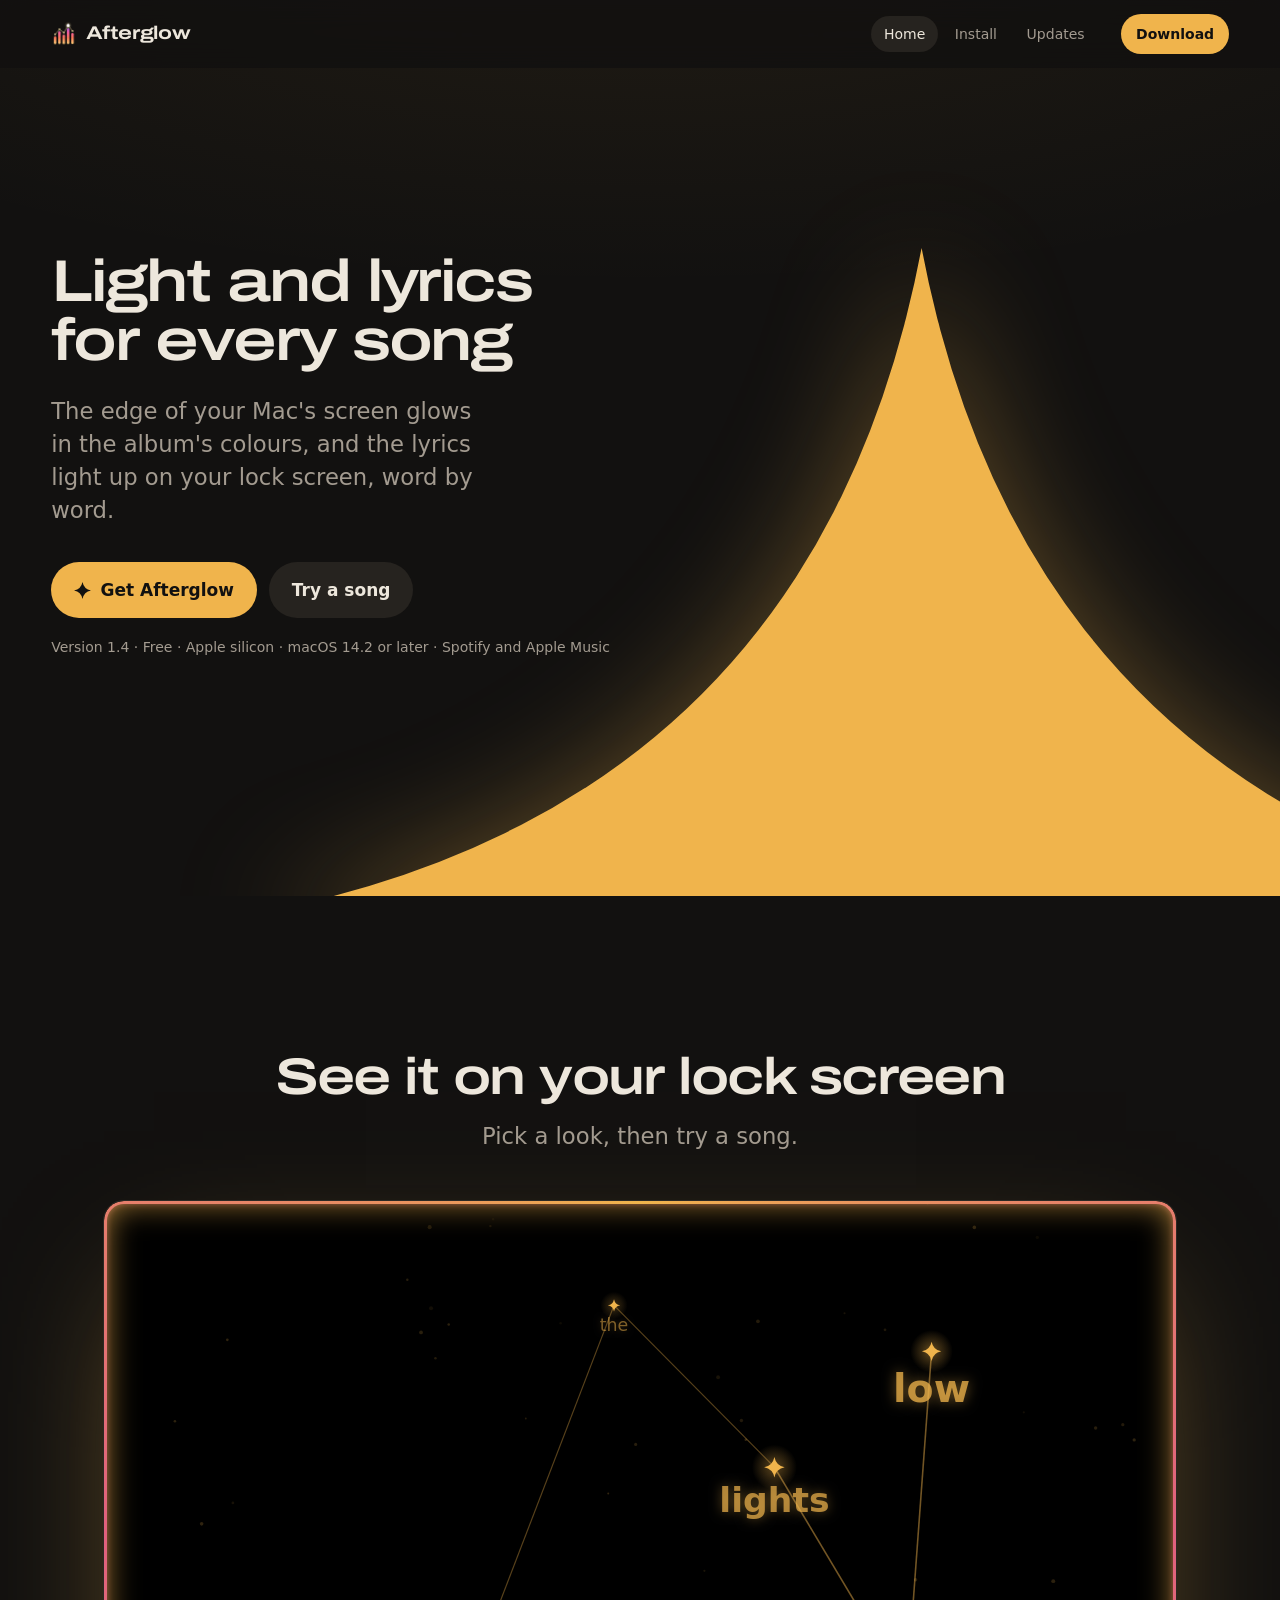
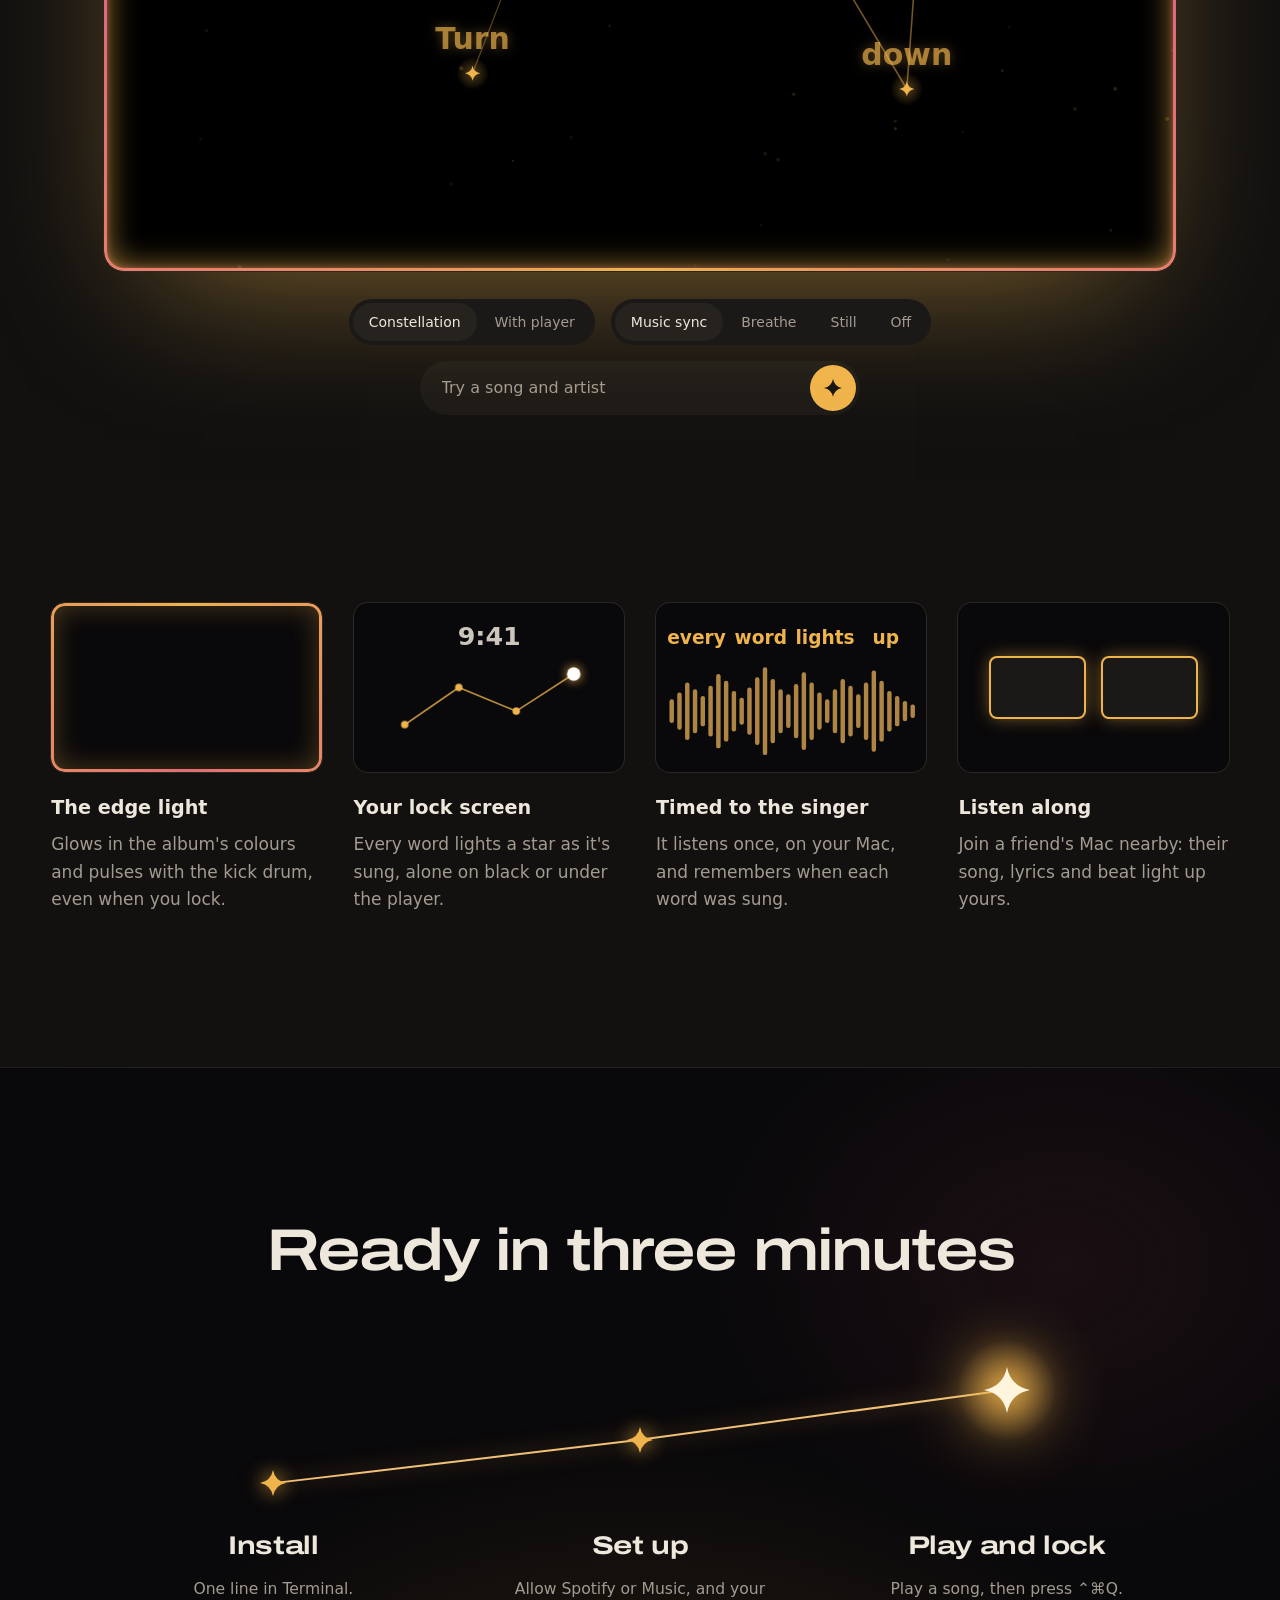
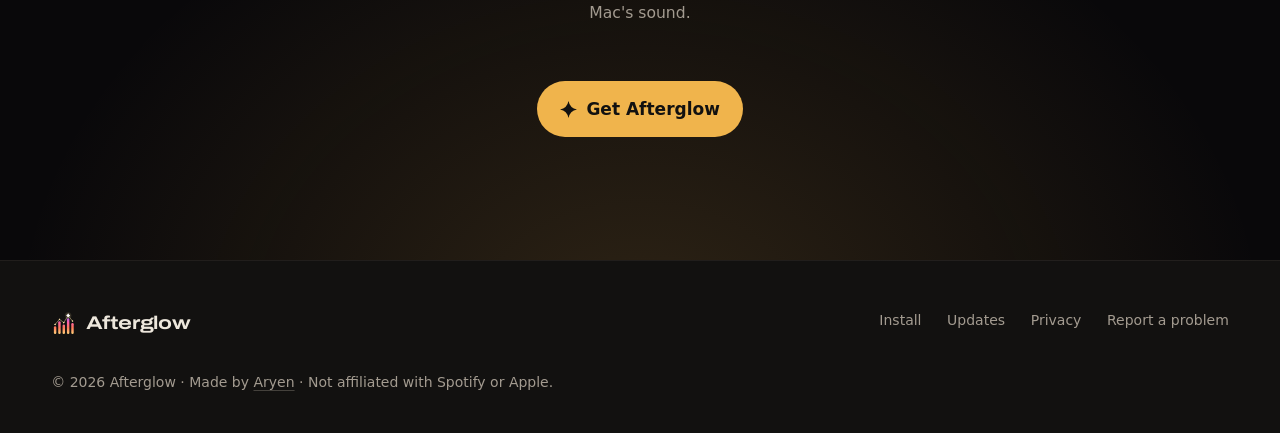
<file: index.html>
<!doctype html>
<html lang="en">
<head>
<meta charset="utf-8">
<meta name="viewport" content="width=device-width, initial-scale=1">
<title>Afterglow · Light and lyrics for your Mac</title>
<meta name="description" content="Afterglow is a free Mac app that makes the edge of your screen glow in the album's colours and puts the lyrics on your lock screen, word by word.">
<meta property="og:title" content="Afterglow">
<meta property="og:description" content="Light and lyrics for every song: an edge light in the album's colours and lyrics on your Mac's lock screen.">
<meta property="og:image" content="https://aryenp.github.io/afterglow/og.png">
<meta property="og:image:width" content="1200">
<meta property="og:image:height" content="630">
<meta name="twitter:card" content="summary_large_image">
<meta name="theme-color" content="#121110">
<meta name="color-scheme" content="dark">
<link rel="icon" href="icon-256.png">
<link rel="apple-touch-icon" href="icon-256.png">
<link rel="preconnect" href="https://fonts.googleapis.com">
<link rel="preconnect" href="https://fonts.gstatic.com" crossorigin>
<link href="https://fonts.googleapis.com/css2?family=Archivo:wdth,wght@125,600;125,700;125,800&display=swap" rel="stylesheet">
<link rel="stylesheet" href="site.css?v=40">
<script>document.documentElement.classList.add('js');try{if(sessionStorage.getItem('afterglow-seen'))document.documentElement.classList.add('seen');sessionStorage.setItem('afterglow-seen','1')}catch(e){}</script>
</head>
<body>
<a class="skip" href="#main">Skip to content</a>

<svg width="0" height="0" style="position:absolute" aria-hidden="true">
  <defs>
    <linearGradient id="mark-bar" gradientUnits="userSpaceOnUse" x1="0" y1="90" x2="0" y2="20"><stop offset="0" stop-color="#FFD27A"/><stop offset=".35" stop-color="#FF7A59"/><stop offset=".65" stop-color="#FF5FA8"/><stop offset="1" stop-color="#8E5BFF"/></linearGradient>
    <radialGradient id="mark-halo"><stop offset="0" stop-color="#FFE3A8" stop-opacity=".75"/><stop offset="1" stop-color="#FFE3A8" stop-opacity="0"/></radialGradient>
    <filter id="mark-glow" x="-100%" y="-100%" width="300%" height="300%"><feGaussianBlur stdDeviation="1.4" result="b"/><feMerge><feMergeNode in="b"/><feMergeNode in="SourceGraphic"/></feMerge></filter>
    <symbol id="star" viewBox="-1 -1 2 2"><path d="M0-1Q.16-.16 1 0Q.16 .16 0 1Q-.16 .16-1 0Q-.16-.16 0-1Z"/></symbol>
  </defs>
</svg>

<header class="bar">
  <a class="brand" href="./" aria-label="Afterglow home">
    <svg class="mark" viewBox="0 0 100 100" aria-hidden="true">
      <g class="bars"><rect x="11.25" y="60" width="9.5" height="30" rx="4.75"/><rect x="28.25" y="40" width="9.5" height="50" rx="4.75"/><rect x="45.25" y="53" width="9.5" height="37" rx="4.75"/><rect x="62.25" y="28" width="9.5" height="62" rx="4.75"/><rect x="79.25" y="47" width="9.5" height="43" rx="4.75"/></g>
      <circle class="halo" cx="67" cy="17.5" r="15"/>
      <polyline class="line" pathLength="100" points="16,52.5 33,32.5 50,45.5 67,17.5 84,39.5"/>
      <g class="stars"><path d="M16 49.1Q16.54 51.96 19.4 52.5Q16.54 53.04 16 55.9Q15.46 53.04 12.6 52.5Q15.46 51.96 16 49.1Z"/><path d="M33 29.1Q33.54 31.96 36.4 32.5Q33.54 33.04 33 35.9Q32.46 33.04 29.6 32.5Q32.46 31.96 33 29.1Z"/><path d="M50 42.1Q50.54 44.96 53.4 45.5Q50.54 46.04 50 48.9Q49.46 46.04 46.6 45.5Q49.46 44.96 50 42.1Z"/><path class="peak" d="M67 10Q68.2 16.3 74.5 17.5Q68.2 18.7 67 25Q65.8 18.7 59.5 17.5Q65.8 16.3 67 10Z"/><path d="M84 36.1Q84.54 38.96 87.4 39.5Q84.54 40.04 84 42.9Q83.46 40.04 80.6 39.5Q83.46 38.96 84 36.1Z"/></g>
    </svg>Afterglow</a>
  <nav class="nav" aria-label="Pages">
    <a href="./" aria-current="page">Home</a>
    <a href="install.html">Install</a>
    <a href="updates.html">Updates</a>
  </nav>
  <a class="button small" href="https://github.com/AryenP/afterglow/releases/latest/download/Afterglow.pkg">Download</a>
</header>

<main id="main" tabindex="-1">
  <section data-live class="hero" aria-labelledby="hero-title">
    <div class="hero-copy">
      <h1 id="hero-title" class="display"><span class="rise">Light and lyrics</span> <span class="rise">for every song</span></h1>
      <p class="lead rise">The edge of your Mac's screen glows in the album's colours, and the lyrics light up on your lock screen, word by word.</p>
      <div class="hero-action rise">
        <a class="button" href="install.html"><svg class="star" aria-hidden="true"><use href="#star"/></svg>Get Afterglow</a>
        <a class="button quiet" href="#try">Try a song</a>
      </div>
      <p class="meta rise">Version 1.4 · Free · Apple silicon · macOS 14.2 or later · Spotify and Apple Music</p>
    </div>
    <div class="stage" aria-hidden="true">
      <svg class="stage-star" viewBox="-1 -1 2 2"><use href="#star" x="-1" y="-1" width="2" height="2"/></svg>
    </div>
  </section>

  <section class="section wrap try" id="try" aria-labelledby="try-title">
    <div class="section-head center">
      <h2 id="try-title" class="head reveal">See it on your lock screen</h2>
      <p class="lead reveal">Pick a look, then try a song.</p>
    </div>

    <div data-live class="device reveal" data-look="constellation" data-light="sync">
      <div class="screen">
        <div class="wallpaper"></div>
        <div class="lock">
          <p class="lock-date">Tuesday, November 3</p>
          <p class="lock-time">9:41</p>
          <div class="card">
            <div class="card-art" aria-hidden="true"></div>
            <div class="card-text">
              <p class="card-title">Edge of the Light</p>
              <p class="card-artist">Afterglow</p>
              <div class="card-bar"><span></span></div>
            </div>
            <div class="card-controls" aria-hidden="true">
              <svg viewBox="0 0 24 24"><path d="M11 6v12l-8.5-6zM21 6v12l-8.5-6z"/></svg>
              <svg viewBox="0 0 24 24"><path d="M7 5h3.5v14H7zM13.5 5H17v14h-3.5z"/></svg>
              <svg viewBox="0 0 24 24"><path d="M3 6v12l8.5-6zM13 6v12l8.5-6z"/></svg>
            </div>
          </div>
        </div>
        <canvas id="sky" width="1600" height="1000" aria-label="Song lyrics drawn as a constellation, one line at a time"></canvas>
        <div class="spill"></div>
        <div class="edge"></div>
      </div>
    </div>

    <div class="controls reveal">
      <div class="seg" role="radiogroup" aria-label="Look">
        <button type="button" role="radio" aria-checked="true" data-look="constellation">Constellation</button>
        <button type="button" role="radio" aria-checked="false" data-look="player">With player</button>
      </div>
      <div class="seg" role="radiogroup" aria-label="Edge light">
        <button type="button" role="radio" aria-checked="true" data-light="sync">Music sync</button>
        <button type="button" role="radio" aria-checked="false" data-light="breathe">Breathe</button>
        <button type="button" role="radio" aria-checked="false" data-light="still">Still</button>
        <button type="button" role="radio" aria-checked="false" data-light="off">Off</button>
      </div>
    </div>

    <form class="try-form reveal" id="song-form">
      <label class="visually-hidden" for="song">Try a song: its name and artist</label>
      <input id="song" name="song" maxlength="80" autocomplete="off" placeholder="Try a song and artist">
      <button type="submit" aria-label="Play this song"><svg aria-hidden="true"><use href="#star"/></svg></button>
    </form>
    <p class="song-status" id="song-status" aria-live="polite"></p>
  </section>

  <section class="section wrap" aria-labelledby="what-title">
    <h2 id="what-title" class="visually-hidden">What Afterglow does</h2>
    <ul class="features" data-stagger data-live>
      <li class="feature reveal">
        <div class="art art-light" aria-hidden="true"><span class="art-rim"></span></div>
        <h3>The edge light</h3>
        <p>Glows in the album's colours and pulses with the kick drum, even when you lock.</p>
      </li>
      <li class="feature reveal">
        <svg class="art art-lock" viewBox="0 0 160 100" aria-hidden="true">
          <text class="art-clock" x="80" y="25" text-anchor="middle">9:41</text>
          <polyline class="art-line" pathLength="100" points="30,72 62,50 96,64 130,42"/>
          <circle class="art-star s1" cx="30" cy="72" r="2.2"/><circle class="art-star s2" cx="62" cy="50" r="2.2"/>
          <circle class="art-star s3" cx="96" cy="64" r="2.2"/><circle class="art-star s4 big" cx="130" cy="42" r="4"/>
        </svg>
        <h3>Your lock screen</h3>
        <p>Every word lights a star as it's sung, alone on black or under the player.</p>
      </li>
      <li class="feature reveal">
        <svg class="art art-sync" viewBox="0 0 160 100" aria-hidden="true">
          <defs><clipPath id="sung"><rect class="art-sung" x="0" y="0" width="160" height="100"/></clipPath></defs>
          <g class="art-wave"><rect x="8.0" y="57.0" width="2.6" height="14" rx="1.3"/><rect x="12.6" y="53.0" width="2.6" height="22" rx="1.3"/><rect x="17.2" y="47.0" width="2.6" height="34" rx="1.3"/><rect x="21.8" y="51.0" width="2.6" height="26" rx="1.3"/><rect x="26.4" y="55.0" width="2.6" height="18" rx="1.3"/><rect x="31.0" y="49.0" width="2.6" height="30" rx="1.3"/><rect x="35.6" y="42.0" width="2.6" height="44" rx="1.3"/><rect x="40.2" y="46.0" width="2.6" height="36" rx="1.3"/><rect x="44.8" y="52.0" width="2.6" height="24" rx="1.3"/><rect x="49.4" y="56.0" width="2.6" height="16" rx="1.3"/><rect x="54.0" y="50.0" width="2.6" height="28" rx="1.3"/><rect x="58.6" y="44.0" width="2.6" height="40" rx="1.3"/><rect x="63.2" y="38.0" width="2.6" height="52" rx="1.3"/><rect x="67.8" y="45.0" width="2.6" height="38" rx="1.3"/><rect x="72.4" y="51.0" width="2.6" height="26" rx="1.3"/><rect x="77.0" y="54.0" width="2.6" height="20" rx="1.3"/><rect x="81.6" y="48.0" width="2.6" height="32" rx="1.3"/><rect x="86.2" y="41.0" width="2.6" height="46" rx="1.3"/><rect x="90.8" y="47.0" width="2.6" height="34" rx="1.3"/><rect x="95.4" y="53.0" width="2.6" height="22" rx="1.3"/><rect x="100.0" y="57.0" width="2.6" height="14" rx="1.3"/><rect x="104.6" y="51.0" width="2.6" height="26" rx="1.3"/><rect x="109.2" y="45.0" width="2.6" height="38" rx="1.3"/><rect x="113.8" y="49.0" width="2.6" height="30" rx="1.3"/><rect x="118.4" y="54.0" width="2.6" height="20" rx="1.3"/><rect x="123.0" y="47.0" width="2.6" height="34" rx="1.3"/><rect x="127.6" y="40.0" width="2.6" height="48" rx="1.3"/><rect x="132.2" y="46.0" width="2.6" height="36" rx="1.3"/><rect x="136.8" y="52.0" width="2.6" height="24" rx="1.3"/><rect x="141.4" y="55.0" width="2.6" height="18" rx="1.3"/><rect x="146.0" y="58.0" width="2.6" height="12" rx="1.3"/><rect x="150.6" y="60.0" width="2.6" height="8" rx="1.3"/></g>
          <g class="art-wave lit" clip-path="url(#sung)"><rect x="8.0" y="57.0" width="2.6" height="14" rx="1.3"/><rect x="12.6" y="53.0" width="2.6" height="22" rx="1.3"/><rect x="17.2" y="47.0" width="2.6" height="34" rx="1.3"/><rect x="21.8" y="51.0" width="2.6" height="26" rx="1.3"/><rect x="26.4" y="55.0" width="2.6" height="18" rx="1.3"/><rect x="31.0" y="49.0" width="2.6" height="30" rx="1.3"/><rect x="35.6" y="42.0" width="2.6" height="44" rx="1.3"/><rect x="40.2" y="46.0" width="2.6" height="36" rx="1.3"/><rect x="44.8" y="52.0" width="2.6" height="24" rx="1.3"/><rect x="49.4" y="56.0" width="2.6" height="16" rx="1.3"/><rect x="54.0" y="50.0" width="2.6" height="28" rx="1.3"/><rect x="58.6" y="44.0" width="2.6" height="40" rx="1.3"/><rect x="63.2" y="38.0" width="2.6" height="52" rx="1.3"/><rect x="67.8" y="45.0" width="2.6" height="38" rx="1.3"/><rect x="72.4" y="51.0" width="2.6" height="26" rx="1.3"/><rect x="77.0" y="54.0" width="2.6" height="20" rx="1.3"/><rect x="81.6" y="48.0" width="2.6" height="32" rx="1.3"/><rect x="86.2" y="41.0" width="2.6" height="46" rx="1.3"/><rect x="90.8" y="47.0" width="2.6" height="34" rx="1.3"/><rect x="95.4" y="53.0" width="2.6" height="22" rx="1.3"/><rect x="100.0" y="57.0" width="2.6" height="14" rx="1.3"/><rect x="104.6" y="51.0" width="2.6" height="26" rx="1.3"/><rect x="109.2" y="45.0" width="2.6" height="38" rx="1.3"/><rect x="113.8" y="49.0" width="2.6" height="30" rx="1.3"/><rect x="118.4" y="54.0" width="2.6" height="20" rx="1.3"/><rect x="123.0" y="47.0" width="2.6" height="34" rx="1.3"/><rect x="127.6" y="40.0" width="2.6" height="48" rx="1.3"/><rect x="132.2" y="46.0" width="2.6" height="36" rx="1.3"/><rect x="136.8" y="52.0" width="2.6" height="24" rx="1.3"/><rect x="141.4" y="55.0" width="2.6" height="18" rx="1.3"/><rect x="146.0" y="58.0" width="2.6" height="12" rx="1.3"/><rect x="150.6" y="60.0" width="2.6" height="8" rx="1.3"/></g>
          <text class="art-word w1" x="24" y="24" text-anchor="middle">every</text>
          <text class="art-word w2" x="62" y="24" text-anchor="middle">word</text>
          <text class="art-word w3" x="100" y="24" text-anchor="middle">lights</text>
          <text class="art-word w4" x="136" y="24" text-anchor="middle">up</text>
          <line class="art-head" x1="8" y1="34" x2="8" y2="94"/>
        </svg>
        <h3>Timed to the singer</h3>
        <p>It listens once, on your Mac, and remembers when each word was sung.</p>
      </li>
      <li class="feature reveal">
        <div class="art art-pair" aria-hidden="true"><span class="art-mac"></span><span class="art-mac joins"></span></div>
        <h3>Listen along</h3>
        <p>Join a friend's Mac nearby: their song, lyrics and beat light up yours.</p>
      </li>
    </ul>
  </section>

  <section class="closing" aria-labelledby="ready-title">
    <div class="wrap">
      <h2 id="ready-title" class="display reveal">Ready in three minutes</h2>
      <div class="sky reveal">
        <svg class="sky-line" viewBox="0 0 300 100" preserveAspectRatio="none" aria-hidden="true"><polyline points="50,74 150,48 250,18"/></svg>
        <ol class="sky-steps">
          <li style="--y:0.74;--d:150ms"><span class="sky-star" aria-hidden="true"><svg><use href="#star"/></svg></span><h3>Install</h3><p>One line in Terminal.</p></li>
          <li style="--y:0.48;--d:700ms"><span class="sky-star" aria-hidden="true"><svg><use href="#star"/></svg></span><h3>Set up</h3><p>Allow Spotify or Music, and your Mac's sound.</p></li>
          <li class="peak" style="--y:0.18;--d:1250ms"><span class="sky-star" aria-hidden="true"><svg><use href="#star"/></svg></span><h3>Play and lock</h3><p>Play a song, then press ⌃⌘Q.</p></li>
        </ol>
      </div>
      <div class="hero-action reveal">
        <a class="button" href="install.html"><svg class="star" aria-hidden="true"><use href="#star"/></svg>Get Afterglow</a>
      </div>
    </div>
  </section>
</main>

<footer class="footer">
  <a class="brand" href="./"><svg class="mark still" viewBox="0 0 100 100" aria-hidden="true">
      <g class="bars"><rect x="11.25" y="60" width="9.5" height="30" rx="4.75"/><rect x="28.25" y="40" width="9.5" height="50" rx="4.75"/><rect x="45.25" y="53" width="9.5" height="37" rx="4.75"/><rect x="62.25" y="28" width="9.5" height="62" rx="4.75"/><rect x="79.25" y="47" width="9.5" height="43" rx="4.75"/></g>
      <circle class="halo" cx="67" cy="17.5" r="15"/>
      <polyline class="line" pathLength="100" points="16,52.5 33,32.5 50,45.5 67,17.5 84,39.5"/>
      <g class="stars"><path d="M16 49.1Q16.54 51.96 19.4 52.5Q16.54 53.04 16 55.9Q15.46 53.04 12.6 52.5Q15.46 51.96 16 49.1Z"/><path d="M33 29.1Q33.54 31.96 36.4 32.5Q33.54 33.04 33 35.9Q32.46 33.04 29.6 32.5Q32.46 31.96 33 29.1Z"/><path d="M50 42.1Q50.54 44.96 53.4 45.5Q50.54 46.04 50 48.9Q49.46 46.04 46.6 45.5Q49.46 44.96 50 42.1Z"/><path class="peak" d="M67 10Q68.2 16.3 74.5 17.5Q68.2 18.7 67 25Q65.8 18.7 59.5 17.5Q65.8 16.3 67 10Z"/><path d="M84 36.1Q84.54 38.96 87.4 39.5Q84.54 40.04 84 42.9Q83.46 40.04 80.6 39.5Q83.46 38.96 84 36.1Z"/></g>
    </svg>Afterglow</a>
  <nav class="footer-links" aria-label="More">
    <a href="install.html">Install</a>
    <a href="updates.html">Updates</a>
    <a href="privacy.html">Privacy</a>
    <a href="https://github.com/AryenP/afterglow/issues">Report a problem</a>
  </nav>
  <p class="footer-note">© 2026 Afterglow · Made by <a class="link" href="https://aryenp.github.io/">Aryen</a> · Not affiliated with Spotify or Apple.</p>
</footer>

<script src="site.js?v=33"></script>
<script src="demo.js?v=26"></script>
</body>
</html>
</file>
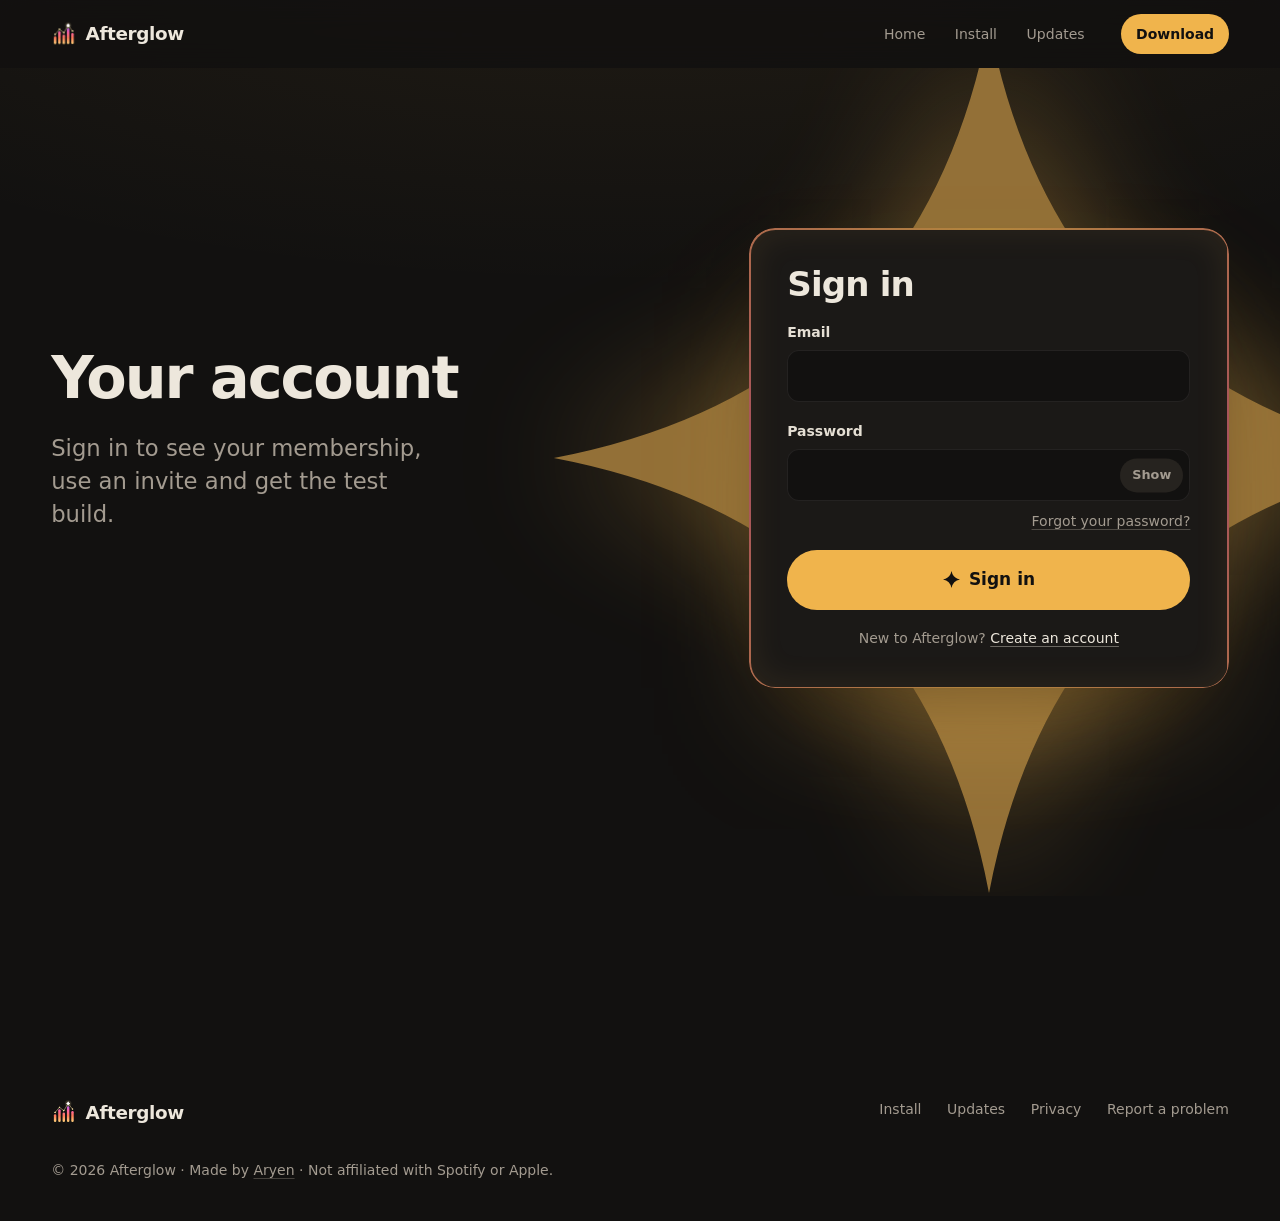
<file: account/index.html>
<!doctype html>
<html lang="en">
<head>
<meta charset="utf-8">
<meta http-equiv="Content-Security-Policy" content="default-src 'none'; script-src 'self'; style-src 'self' https://fonts.googleapis.com; font-src https://fonts.gstatic.com; img-src 'self'; connect-src 'self' https://pkiblvyhhzzajhjlnjjh.supabase.co http://127.0.0.1:54321; form-action 'none'; base-uri 'none'; require-trusted-types-for 'script'; trusted-types 'none'">
<meta name="viewport" content="width=device-width, initial-scale=1">
<meta name="robots" content="noindex">
<meta name="referrer" content="no-referrer">
<title>Your account · Afterglow</title>
<meta name="description" content="Your Afterglow account: your membership, invites and the test build.">
<meta property="og:title" content="Your Afterglow account">
<meta property="og:description" content="Light and lyrics for every song: an edge light in the album's colours and lyrics on your Mac's lock screen.">
<meta property="og:image" content="https://aryenp.github.io/afterglow/og.png">
<meta property="og:image:width" content="1200">
<meta property="og:image:height" content="630">
<meta name="twitter:card" content="summary_large_image">
<meta name="theme-color" content="#121110">
<meta name="color-scheme" content="dark">
<link rel="icon" href="../icon-256.png">
<link rel="apple-touch-icon" href="../icon-256.png">
<link rel="preconnect" href="https://fonts.googleapis.com">
<link rel="preconnect" href="https://fonts.gstatic.com" crossorigin>
<link href="https://fonts.googleapis.com/css2?family=Archivo:wdth,wght@125,600;125,700;125,800&display=swap" rel="stylesheet">
<link rel="stylesheet" href="../site.css?v=40">
<link rel="stylesheet" href="account.css?v=2">
<script src="boot.js?v=1"></script>
<script type="module" src="account.js?v=2"></script>
</head>
<body class="page-account">
<a class="skip" href="#main">Skip to content</a>
<p class="framed-note">For your safety, this page only opens on its own. <a class="link" href="./" target="_top">Open your Afterglow account</a></p>

<svg class="sprite" width="0" height="0" aria-hidden="true">
  <defs>
    <linearGradient id="mark-bar" gradientUnits="userSpaceOnUse" x1="0" y1="90" x2="0" y2="20"><stop offset="0" stop-color="#FFD27A"/><stop offset=".35" stop-color="#FF7A59"/><stop offset=".65" stop-color="#FF5FA8"/><stop offset="1" stop-color="#8E5BFF"/></linearGradient>
    <radialGradient id="mark-halo"><stop offset="0" stop-color="#FFE3A8" stop-opacity=".75"/><stop offset="1" stop-color="#FFE3A8" stop-opacity="0"/></radialGradient>
    <filter id="mark-glow" x="-100%" y="-100%" width="300%" height="300%"><feGaussianBlur stdDeviation="1.4" result="b"/><feMerge><feMergeNode in="b"/><feMergeNode in="SourceGraphic"/></feMerge></filter>
    <symbol id="star" viewBox="-1 -1 2 2"><path d="M0-1Q.16-.16 1 0Q.16 .16 0 1Q-.16 .16-1 0Q-.16-.16 0-1Z"/></symbol>
  </defs>
</svg>

<header class="bar">
  <a class="brand" href="../" aria-label="Afterglow home">
    <svg class="mark" viewBox="0 0 100 100" aria-hidden="true">
      <g class="bars"><rect x="11.25" y="60" width="9.5" height="30" rx="4.75"/><rect x="28.25" y="40" width="9.5" height="50" rx="4.75"/><rect x="45.25" y="53" width="9.5" height="37" rx="4.75"/><rect x="62.25" y="28" width="9.5" height="62" rx="4.75"/><rect x="79.25" y="47" width="9.5" height="43" rx="4.75"/></g>
      <circle class="halo" cx="67" cy="17.5" r="15"/>
      <polyline class="line" pathLength="100" points="16,52.5 33,32.5 50,45.5 67,17.5 84,39.5"/>
      <g class="stars"><path d="M16 49.1Q16.54 51.96 19.4 52.5Q16.54 53.04 16 55.9Q15.46 53.04 12.6 52.5Q15.46 51.96 16 49.1Z"/><path d="M33 29.1Q33.54 31.96 36.4 32.5Q33.54 33.04 33 35.9Q32.46 33.04 29.6 32.5Q32.46 31.96 33 29.1Z"/><path d="M50 42.1Q50.54 44.96 53.4 45.5Q50.54 46.04 50 48.9Q49.46 46.04 46.6 45.5Q49.46 44.96 50 42.1Z"/><path class="peak" d="M67 10Q68.2 16.3 74.5 17.5Q68.2 18.7 67 25Q65.8 18.7 59.5 17.5Q65.8 16.3 67 10Z"/><path d="M84 36.1Q84.54 38.96 87.4 39.5Q84.54 40.04 84 42.9Q83.46 40.04 80.6 39.5Q83.46 38.96 84 36.1Z"/></g>
    </svg>Afterglow</a>
  <nav class="nav" aria-label="Pages">
    <a href="../">Home</a>
    <a href="../install.html">Install</a>
    <a href="../updates.html">Updates</a>
  </nav>
  <a class="button small" href="https://github.com/AryenP/afterglow/releases/latest/download/Afterglow.pkg">Download</a>
</header>

<main id="main" tabindex="-1">
  <noscript>
    <section class="page-head">
      <h1 class="display">Your account</h1>
      <p class="lead">Signing in needs JavaScript. Turn it on for this page, then reload it.</p>
    </section>
  </noscript>

  <!-- Signed out: sign in, make an account, or reset a password -->
  <section class="gate" id="signed-out" aria-labelledby="gate-title" hidden>
    <div class="gate-copy">
      <h1 id="gate-title" class="display rise">Your account</h1>
      <p class="lead rise">Sign in to see your membership, use an invite and get the test build.</p>
    </div>
    <div class="auth-stage rise">
      <svg class="auth-star" viewBox="-1 -1 2 2" aria-hidden="true"><use href="#star" x="-1" y="-1" width="2" height="2"/></svg>
      <div class="auth-card" id="auth"></div>
    </div>
  </section>

  <!-- Signed in -->
  <section class="acct" id="signed-in" aria-labelledby="acct-title" hidden>
    <div class="acct-burst" aria-hidden="true"><svg viewBox="-1 -1 2 2"><use href="#star" x="-1" y="-1" width="2" height="2"/></svg></div>
    <header class="page-head acct-head">
      <h1 id="acct-title" class="display rise" tabindex="-1">Your account</h1>
      <p class="lead rise">Signed in as <strong class="acct-email" id="me-email"></strong></p>
      <div class="acct-notice form-msg" id="acct-notice" aria-live="polite" aria-atomic="true"></div>
    </header>

    <!-- Membership: what you have, what it costs, and changing it -->
    <section class="wrap acct-section" id="membership" aria-labelledby="membership-title">
      <h2 id="membership-title" class="acct-section-title rise">Membership</h2>
      <div class="acct-grid">
        <div class="acct-main">
          <article class="pass rise" id="pass" data-state="loading" aria-labelledby="pass-status">
            <span class="pass-rim" aria-hidden="true"></span>
            <h3 class="pass-status" id="pass-status"><span class="pass-kind">Membership</span><span class="visually-hidden">: </span><span class="pass-unit">Looking it up</span></h3>
            <p class="pass-note" id="pass-note"></p>
            <div class="pass-actions">
              <button type="button" class="button" id="join" hidden><svg class="star" aria-hidden="true"><use href="#star"/></svg>Become a member</button>
              <button type="button" class="button quiet" id="manage" hidden><svg class="star" aria-hidden="true"><use href="#star"/></svg>Manage billing</button>
              <a class="button quiet" id="build" hidden><svg class="star" aria-hidden="true"><use href="#star"/></svg>Download the test build</a>
            </div>
            <p class="pass-build" id="build-version" hidden></p>
            <div class="form-msg" id="pass-msg" aria-live="polite" aria-atomic="true"></div>
          </article>

          <section class="tile" aria-labelledby="invite-title">
            <h3 id="invite-title" class="tile-title">Have an invite?</h3>
            <p class="tile-text">Paste the link or the code someone sent you. Each invite adds its days to this account.</p>
            <form class="inline-form" id="redeem" novalidate>
              <div class="field">
                <label for="invite-code">Invite link or code</label>
                <div class="inline-row">
                  <input id="invite-code" name="invite" type="text" autocomplete="off" autocapitalize="off" spellcheck="false" aria-describedby="redeem-msg">
                  <button class="button" type="submit" id="redeem-button"><svg class="star" aria-hidden="true"><use href="#star"/></svg>Use invite</button>
                </div>
              </div>
              <div class="form-msg" id="redeem-msg" aria-live="polite" aria-atomic="true"></div>
            </form>
          </section>
        </div>

        <div class="acct-side">
          <section class="ladder rise" id="ladder" aria-labelledby="ladder-title" hidden>
            <h3 id="ladder-title" class="ladder-title">What it costs</h3>
            <p class="ladder-text" id="ladder-text"></p>
            <div class="ladder-sky">
              <svg class="ladder-line" viewBox="0 0 300 100" preserveAspectRatio="none" aria-hidden="true"><polyline class="ladder-tail" id="ladder-tail" points="0,0 0,0"/><polyline id="ladder-line" points="0,0 0,0"/></svg>
              <ol class="ladder-steps" id="ladder-steps"></ol>
            </div>
            <p class="ladder-again"><svg class="ladder-loop" viewBox="0 0 24 24" aria-hidden="true"><path d="M4.5 12a7.5 7.5 0 1 0 2.2-5.3"/><path d="M4 3.8v3.9h3.9"/></svg><span id="ladder-again"></span></p>
          </section>
        </div>
      </div>
    </section>

    <!-- Account: who you are, your password, signing out, deleting -->
    <section class="wrap acct-section" id="settings" aria-labelledby="settings-title">
      <h2 id="settings-title" class="acct-section-title">Account</h2>
      <div class="settings">
        <div class="setting">
          <div class="setting-what">
            <h3>Email</h3>
            <p class="setting-value" id="set-email"></p>
          </div>
        </div>

        <div class="setting">
          <div class="setting-what">
            <h3>Password</h3>
            <p>Changing it signs out your other devices, like the Mac app.</p>
          </div>
          <button type="button" class="button quiet small" id="pw-open" aria-expanded="false" aria-controls="pw-form">Change password</button>
          <form class="setting-form" id="pw-form" novalidate hidden aria-label="Change password">
            <input class="visually-hidden" id="pw-username" type="email" autocomplete="username" tabindex="-1" aria-hidden="true" readonly>
            <div class="field">
              <label for="pw-current">Current password</label>
              <div class="pw"><input id="pw-current" name="current-password" type="password" autocomplete="current-password" autocapitalize="off" spellcheck="false" required><button type="button" class="pw-toggle" aria-controls="pw-current" aria-label="Show password">Show</button></div>
            </div>
            <div class="field">
              <label for="pw-new">New password</label>
              <div class="pw"><input id="pw-new" name="new-password" type="password" autocomplete="new-password" autocapitalize="off" spellcheck="false" minlength="8" required aria-describedby="pw-new-hint"><button type="button" class="pw-toggle" aria-controls="pw-new" aria-label="Show password">Show</button></div>
              <p class="field-hint" id="pw-new-hint">At least 8 characters, with letters and numbers.</p>
            </div>
            <div class="form-msg" id="pw-msg" aria-live="polite" aria-atomic="true"></div>
            <div class="danger-actions">
              <button type="submit" class="button" id="pw-save"><svg class="star" aria-hidden="true"><use href="#star"/></svg>Save new password</button>
              <button type="button" class="button quiet" id="pw-cancel">Cancel</button>
            </div>
          </form>
          <div class="form-msg setting-done" id="pw-done" aria-live="polite" aria-atomic="true"></div>
        </div>

        <div class="setting" id="owner-setting" hidden>
          <div class="setting-what">
            <h3>Invite links</h3>
            <p>Make free-access links for friends, and see who has used them.</p>
          </div>
          <a class="button quiet small" href="../owner/">Open invite links</a>
        </div>

        <div class="setting">
          <div class="setting-what">
            <h3>Sign out</h3>
            <p>Signs out this browser. The Mac app stays signed in.</p>
          </div>
          <button type="button" class="button quiet small" id="sign-out">Sign out</button>
        </div>

        <div class="setting">
          <div class="setting-what">
            <h3>Delete account</h3>
            <p>Ends any membership and deletes everything stored for this account.</p>
          </div>
          <button type="button" class="button quiet small danger-text" id="delete-open" aria-expanded="false" aria-controls="delete-panel">Delete account</button>
          <form class="setting-form danger-zone" id="delete-panel" novalidate hidden aria-labelledby="delete-title">
            <h4 id="delete-title" class="tile-title">Delete your account?</h4>
            <p class="tile-text">This ends any membership at Stripe, so nothing more is charged, then deletes your account and everything stored for it, including invite days. It can't be undone.</p>
            <input class="visually-hidden" id="delete-username" type="email" autocomplete="username" tabindex="-1" aria-hidden="true" readonly>
            <div class="field">
              <label for="delete-password">Enter your password to confirm</label>
              <div class="pw"><input id="delete-password" name="password" type="password" autocomplete="current-password" autocapitalize="off" spellcheck="false" required><button type="button" class="pw-toggle" aria-controls="delete-password" aria-label="Show password">Show</button></div>
            </div>
            <div class="form-msg" id="delete-msg" aria-live="polite" aria-atomic="true"></div>
            <div class="danger-actions">
              <button type="submit" class="button danger" id="delete-button"><svg class="star" aria-hidden="true"><use href="#star"/></svg>Delete my account</button>
              <button type="button" class="button quiet" id="delete-cancel">Keep my account</button>
            </div>
          </form>
        </div>
      </div>
    </section>
  </section>

  <!-- After deleting -->
  <section class="page-head" id="deleted" aria-labelledby="deleted-title" hidden>
    <h1 id="deleted-title" class="display" tabindex="-1">Your account is deleted</h1>
    <p class="lead">The account and everything stored for it are gone. Any membership has ended, so nothing more is charged.</p>
    <div class="hero-action">
      <a class="button" href="../"><svg class="star" aria-hidden="true"><use href="#star"/></svg>Back to Afterglow</a>
    </div>
  </section>
</main>

<footer class="footer">
  <a class="brand" href="../"><svg class="mark still" viewBox="0 0 100 100" aria-hidden="true">
      <g class="bars"><rect x="11.25" y="60" width="9.5" height="30" rx="4.75"/><rect x="28.25" y="40" width="9.5" height="50" rx="4.75"/><rect x="45.25" y="53" width="9.5" height="37" rx="4.75"/><rect x="62.25" y="28" width="9.5" height="62" rx="4.75"/><rect x="79.25" y="47" width="9.5" height="43" rx="4.75"/></g>
      <circle class="halo" cx="67" cy="17.5" r="15"/>
      <polyline class="line" pathLength="100" points="16,52.5 33,32.5 50,45.5 67,17.5 84,39.5"/>
      <g class="stars"><path d="M16 49.1Q16.54 51.96 19.4 52.5Q16.54 53.04 16 55.9Q15.46 53.04 12.6 52.5Q15.46 51.96 16 49.1Z"/><path d="M33 29.1Q33.54 31.96 36.4 32.5Q33.54 33.04 33 35.9Q32.46 33.04 29.6 32.5Q32.46 31.96 33 29.1Z"/><path d="M50 42.1Q50.54 44.96 53.4 45.5Q50.54 46.04 50 48.9Q49.46 46.04 46.6 45.5Q49.46 44.96 50 42.1Z"/><path class="peak" d="M67 10Q68.2 16.3 74.5 17.5Q68.2 18.7 67 25Q65.8 18.7 59.5 17.5Q65.8 16.3 67 10Z"/><path d="M84 36.1Q84.54 38.96 87.4 39.5Q84.54 40.04 84 42.9Q83.46 40.04 80.6 39.5Q83.46 38.96 84 36.1Z"/></g>
    </svg>Afterglow</a>
  <nav class="footer-links" aria-label="More">
    <a href="../install.html">Install</a>
    <a href="../updates.html">Updates</a>
    <a href="../privacy.html">Privacy</a>
    <a href="https://github.com/AryenP/afterglow/issues">Report a problem</a>
  </nav>
  <p class="footer-note">© 2026 Afterglow · Made by <a class="link" href="https://aryenp.github.io/">Aryen</a> · Not affiliated with Spotify or Apple.</p>
</footer>

<script src="../site.js?v=33"></script>
</body>
</html>
</file>
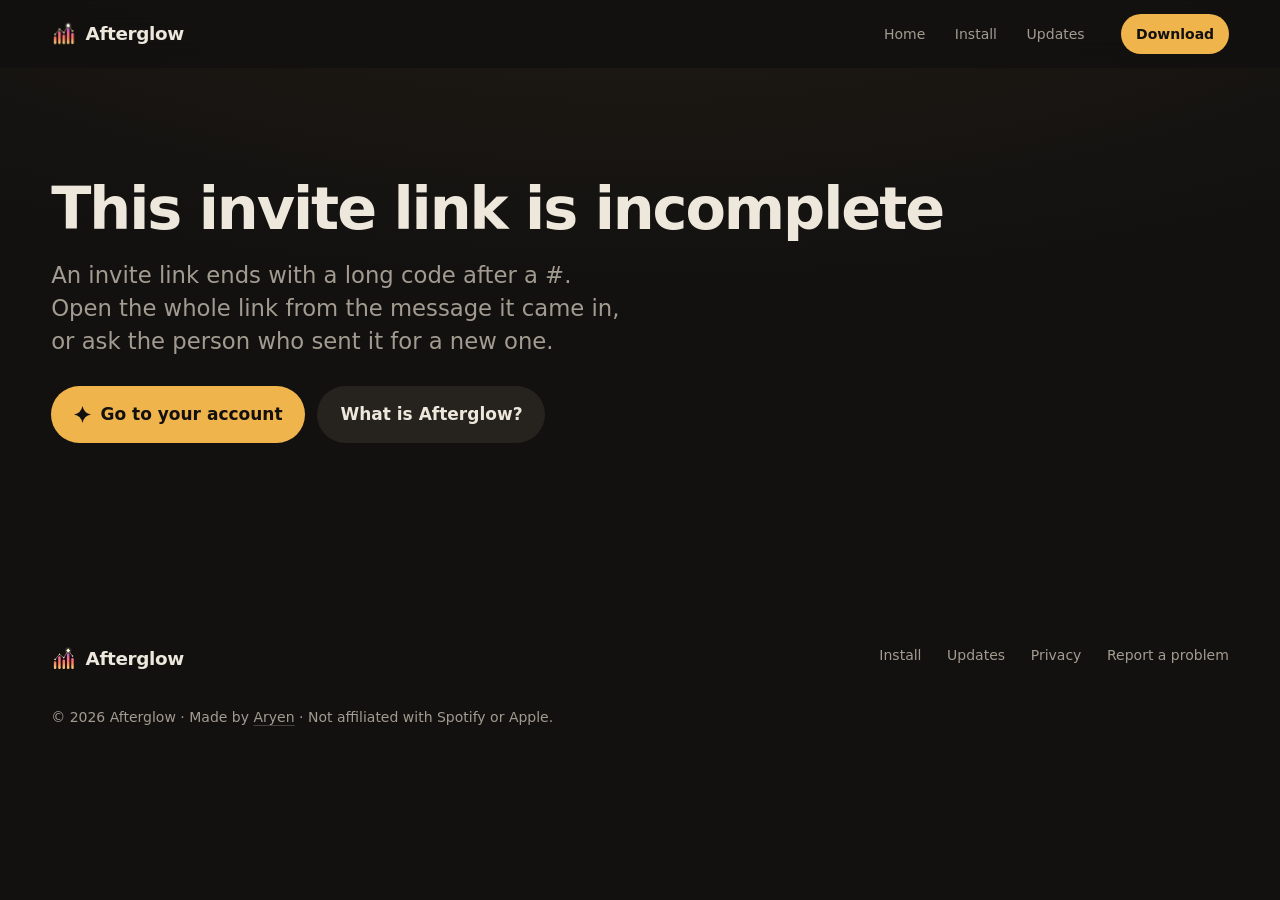
<file: join/index.html>
<!doctype html>
<html lang="en">
<head>
<meta charset="utf-8">
<meta http-equiv="Content-Security-Policy" content="default-src 'none'; script-src 'self'; style-src 'self' https://fonts.googleapis.com; font-src https://fonts.gstatic.com; img-src 'self'; connect-src 'self' https://pkiblvyhhzzajhjlnjjh.supabase.co http://127.0.0.1:54321; form-action 'none'; base-uri 'none'; require-trusted-types-for 'script'; trusted-types 'none'">
<meta name="viewport" content="width=device-width, initial-scale=1">
<meta name="robots" content="noindex">
<meta name="referrer" content="no-referrer">
<title>You're invited · Afterglow</title>
<meta name="description" content="30 days of Afterglow, free: light and lyrics for every song on your Mac.">
<meta property="og:title" content="You're invited to Afterglow">
<meta property="og:description" content="30 days of Afterglow, free: the edge of your Mac's screen glows in the album's colours, and the lyrics light up on your lock screen.">
<meta property="og:image" content="https://aryenp.github.io/afterglow/og.png">
<meta property="og:image:width" content="1200">
<meta property="og:image:height" content="630">
<meta name="twitter:card" content="summary_large_image">
<meta name="theme-color" content="#121110">
<meta name="color-scheme" content="dark">
<link rel="icon" href="../icon-256.png">
<link rel="apple-touch-icon" href="../icon-256.png">
<link rel="preconnect" href="https://fonts.googleapis.com">
<link rel="preconnect" href="https://fonts.gstatic.com" crossorigin>
<link href="https://fonts.googleapis.com/css2?family=Archivo:wdth,wght@125,600;125,700;125,800&display=swap" rel="stylesheet">
<link rel="stylesheet" href="../site.css?v=40">
<link rel="stylesheet" href="../account/account.css?v=2">
<script src="../account/boot.js?v=1" data-invite></script>
<script type="module" src="join.js?v=1"></script>
</head>
<body class="page-join">
<a class="skip" href="#main">Skip to content</a>
<p class="framed-note">For your safety, this page only opens on its own. Open your invite link straight from the message it came in.</p>

<svg class="sprite" width="0" height="0" aria-hidden="true">
  <defs>
    <linearGradient id="mark-bar" gradientUnits="userSpaceOnUse" x1="0" y1="90" x2="0" y2="20"><stop offset="0" stop-color="#FFD27A"/><stop offset=".35" stop-color="#FF7A59"/><stop offset=".65" stop-color="#FF5FA8"/><stop offset="1" stop-color="#8E5BFF"/></linearGradient>
    <radialGradient id="mark-halo"><stop offset="0" stop-color="#FFE3A8" stop-opacity=".75"/><stop offset="1" stop-color="#FFE3A8" stop-opacity="0"/></radialGradient>
    <filter id="mark-glow" x="-100%" y="-100%" width="300%" height="300%"><feGaussianBlur stdDeviation="1.4" result="b"/><feMerge><feMergeNode in="b"/><feMergeNode in="SourceGraphic"/></feMerge></filter>
    <symbol id="star" viewBox="-1 -1 2 2"><path d="M0-1Q.16-.16 1 0Q.16 .16 0 1Q-.16 .16-1 0Q-.16-.16 0-1Z"/></symbol>
  </defs>
</svg>

<header class="bar">
  <a class="brand" href="../" aria-label="Afterglow home">
    <svg class="mark" viewBox="0 0 100 100" aria-hidden="true">
      <g class="bars"><rect x="11.25" y="60" width="9.5" height="30" rx="4.75"/><rect x="28.25" y="40" width="9.5" height="50" rx="4.75"/><rect x="45.25" y="53" width="9.5" height="37" rx="4.75"/><rect x="62.25" y="28" width="9.5" height="62" rx="4.75"/><rect x="79.25" y="47" width="9.5" height="43" rx="4.75"/></g>
      <circle class="halo" cx="67" cy="17.5" r="15"/>
      <polyline class="line" pathLength="100" points="16,52.5 33,32.5 50,45.5 67,17.5 84,39.5"/>
      <g class="stars"><path d="M16 49.1Q16.54 51.96 19.4 52.5Q16.54 53.04 16 55.9Q15.46 53.04 12.6 52.5Q15.46 51.96 16 49.1Z"/><path d="M33 29.1Q33.54 31.96 36.4 32.5Q33.54 33.04 33 35.9Q32.46 33.04 29.6 32.5Q32.46 31.96 33 29.1Z"/><path d="M50 42.1Q50.54 44.96 53.4 45.5Q50.54 46.04 50 48.9Q49.46 46.04 46.6 45.5Q49.46 44.96 50 42.1Z"/><path class="peak" d="M67 10Q68.2 16.3 74.5 17.5Q68.2 18.7 67 25Q65.8 18.7 59.5 17.5Q65.8 16.3 67 10Z"/><path d="M84 36.1Q84.54 38.96 87.4 39.5Q84.54 40.04 84 42.9Q83.46 40.04 80.6 39.5Q83.46 38.96 84 36.1Z"/></g>
    </svg>Afterglow</a>
  <nav class="nav" aria-label="Pages">
    <a href="../">Home</a>
    <a href="../install.html">Install</a>
    <a href="../updates.html">Updates</a>
  </nav>
  <a class="button small" href="https://github.com/AryenP/afterglow/releases/latest/download/Afterglow.pkg">Download</a>
</header>

<main id="main" tabindex="-1">
  <noscript>
    <section class="page-head">
      <h1 class="display">You're invited</h1>
      <p class="lead">Using an invite needs JavaScript. Turn it on for this page, then open your invite link again.</p>
    </section>
  </noscript>

  <!-- An invite: make an account (or sign in), enter the emailed code, and the days are added -->
  <section class="join-hero" id="invite" aria-labelledby="join-title" hidden>
    <div class="join-copy">
      <h1 id="join-title" class="join-title">
        <span class="join-invited rise">You're invited</span><span class="visually-hidden">: </span>
        <span class="join-gift rise"><span class="join-days">30</span> <span class="join-what">days of Afterglow, free</span></span>
      </h1>
      <p class="lead rise">The edge of your Mac's screen glows in the album's colours, and the lyrics light up on your lock screen, word by word.</p>
    </div>

    <div class="auth-stage rise" id="stage">
      <svg class="auth-star" viewBox="-1 -1 2 2" aria-hidden="true"><use href="#star" x="-1" y="-1" width="2" height="2"/></svg>
      <div class="auth-card join-card">
        <ol class="join-steps" id="steps" aria-label="Steps to use your invite">
          <li data-step="account"><span class="join-step-star" aria-hidden="true"><svg><use href="#star"/></svg></span>Your account</li>
          <li data-step="code"><span class="join-step-star" aria-hidden="true"><svg><use href="#star"/></svg></span>Email code</li>
          <li data-step="days"><span class="join-step-star" aria-hidden="true"><svg><use href="#star"/></svg></span><span id="step-days">30 days</span></li>
        </ol>

        <div id="join-auth"></div>

        <div class="join-panel" id="join-confirm" hidden>
          <h2 class="auth-title" id="confirm-title" tabindex="-1">Use your invite</h2>
          <p class="auth-text">You're signed in as <strong class="auth-email" id="confirm-email"></strong>. The days go onto this account.</p>
          <div class="form-msg" id="confirm-msg" aria-live="polite" aria-atomic="true"></div>
          <button type="button" class="button wide" id="confirm-use"><svg class="star" aria-hidden="true"><use href="#star"/></svg>Add the days to my account</button>
          <p class="auth-switch">Not you? <button type="button" class="text-button" id="confirm-switch">Use a different account</button></p>
        </div>

        <div class="join-panel" id="join-working" hidden>
          <h2 class="auth-title" id="working-title" tabindex="-1">Adding your days</h2>
          <p class="auth-text">One moment.</p>
        </div>

        <div class="join-panel join-done" id="join-done" hidden>
          <h2 class="join-done-title" id="done-title" tabindex="-1"><span class="join-done-days" id="done-days">30 days</span> <span class="auth-title">are yours</span></h2>
          <p class="auth-text" id="done-until"></p>
          <div class="join-next">
            <a class="button wide" id="done-build" hidden><svg class="star" aria-hidden="true"><use href="#star"/></svg>Download the test build</a>
            <p class="build-hint">If your Mac won't open it: <strong>System Settings</strong>, <strong>Privacy &amp; Security</strong>, <strong>Open Anyway</strong>. On macOS 14, Control-click it and choose <strong>Open</strong>.</p>
            <p>Open Afterglow and sign in with <strong id="done-email"></strong>.</p>
            <p><a class="text-button" href="../account/">See your account</a></p>
          </div>
        </div>

        <div class="join-panel" id="join-problem" hidden>
          <h2 class="auth-title" id="problem-title" tabindex="-1"></h2>
          <p class="auth-text" id="problem-text"></p>
          <a class="button wide" href="../account/"><svg class="star" aria-hidden="true"><use href="#star"/></svg>Go to your account</a>
        </div>
      </div>
    </div>
  </section>

  <!-- No code: the link was cut short, or this page was opened on its own -->
  <section class="page-head join-missing" id="missing" aria-labelledby="missing-title" hidden>
    <h1 id="missing-title" class="display rise">This invite link is incomplete</h1>
    <p class="lead rise">An invite link ends with a long code after a #. Open the whole link from the message it came in, or ask the person who sent it for a new one.</p>
    <div class="hero-action rise">
      <a class="button" href="../account/"><svg class="star" aria-hidden="true"><use href="#star"/></svg>Go to your account</a>
      <a class="button quiet" href="../">What is Afterglow?</a>
    </div>
  </section>
</main>

<footer class="footer">
  <a class="brand" href="../"><svg class="mark still" viewBox="0 0 100 100" aria-hidden="true">
      <g class="bars"><rect x="11.25" y="60" width="9.5" height="30" rx="4.75"/><rect x="28.25" y="40" width="9.5" height="50" rx="4.75"/><rect x="45.25" y="53" width="9.5" height="37" rx="4.75"/><rect x="62.25" y="28" width="9.5" height="62" rx="4.75"/><rect x="79.25" y="47" width="9.5" height="43" rx="4.75"/></g>
      <circle class="halo" cx="67" cy="17.5" r="15"/>
      <polyline class="line" pathLength="100" points="16,52.5 33,32.5 50,45.5 67,17.5 84,39.5"/>
      <g class="stars"><path d="M16 49.1Q16.54 51.96 19.4 52.5Q16.54 53.04 16 55.9Q15.46 53.04 12.6 52.5Q15.46 51.96 16 49.1Z"/><path d="M33 29.1Q33.54 31.96 36.4 32.5Q33.54 33.04 33 35.9Q32.46 33.04 29.6 32.5Q32.46 31.96 33 29.1Z"/><path d="M50 42.1Q50.54 44.96 53.4 45.5Q50.54 46.04 50 48.9Q49.46 46.04 46.6 45.5Q49.46 44.96 50 42.1Z"/><path class="peak" d="M67 10Q68.2 16.3 74.5 17.5Q68.2 18.7 67 25Q65.8 18.7 59.5 17.5Q65.8 16.3 67 10Z"/><path d="M84 36.1Q84.54 38.96 87.4 39.5Q84.54 40.04 84 42.9Q83.46 40.04 80.6 39.5Q83.46 38.96 84 36.1Z"/></g>
    </svg>Afterglow</a>
  <nav class="footer-links" aria-label="More">
    <a href="../install.html">Install</a>
    <a href="../updates.html">Updates</a>
    <a href="../privacy.html">Privacy</a>
    <a href="https://github.com/AryenP/afterglow/issues">Report a problem</a>
  </nav>
  <p class="footer-note">© 2026 Afterglow · Made by <a class="link" href="https://aryenp.github.io/">Aryen</a> · Not affiliated with Spotify or Apple.</p>
</footer>

<script src="../site.js?v=33"></script>
</body>
</html>
</file>
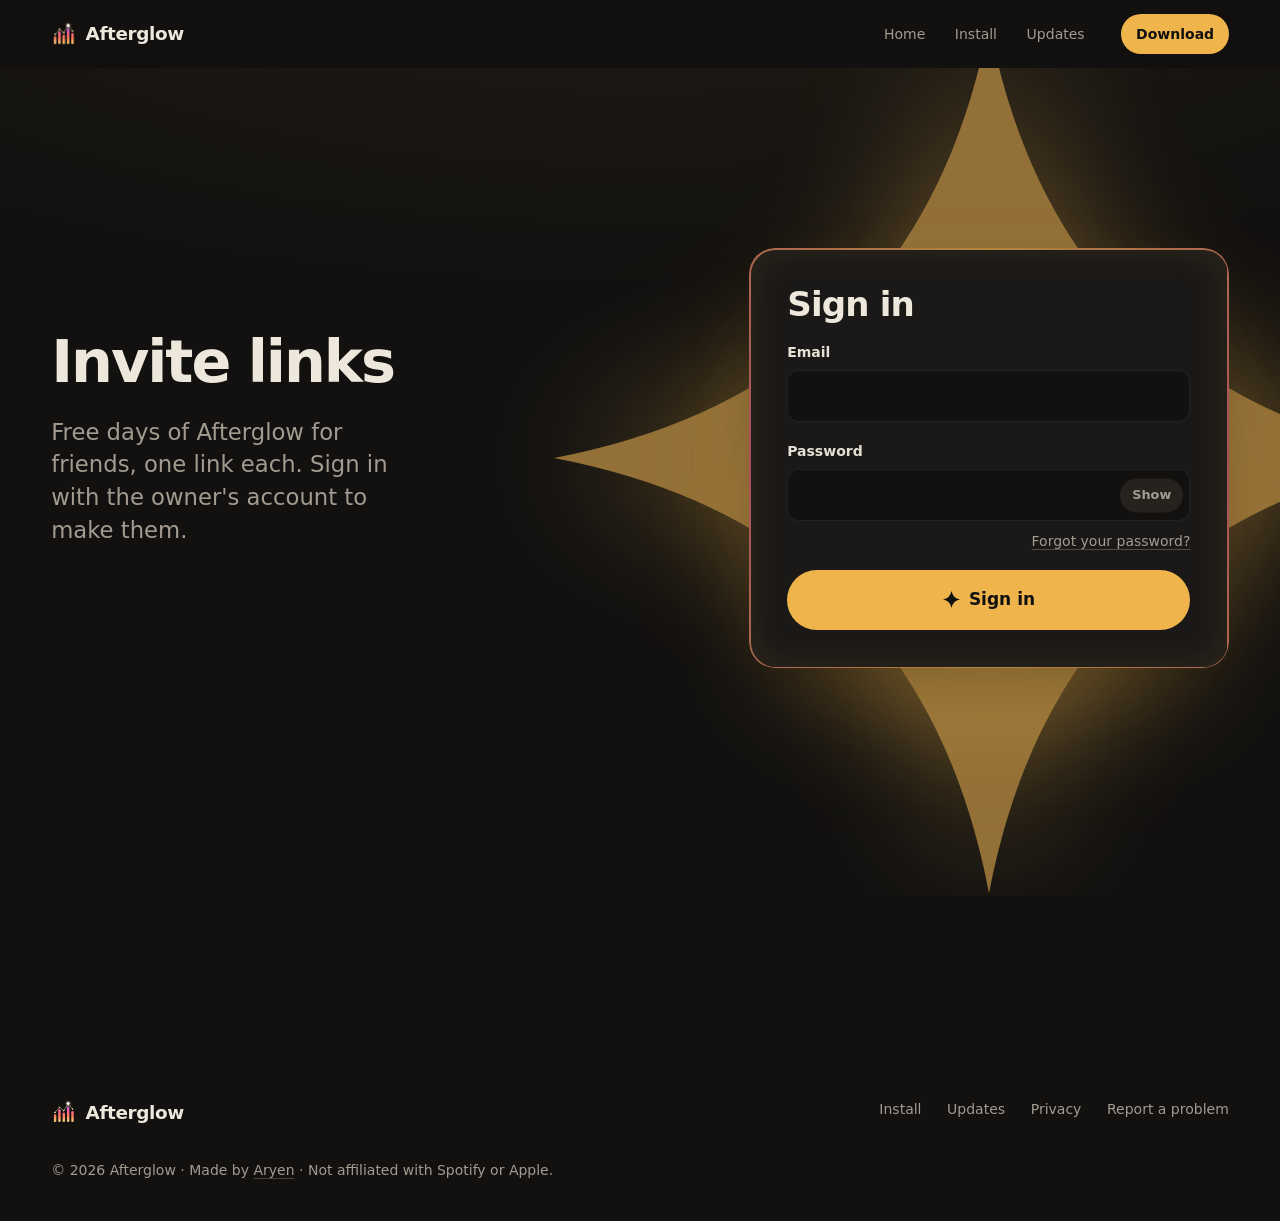
<file: owner/index.html>
<!doctype html>
<html lang="en">
<head>
<meta charset="utf-8">
<meta http-equiv="Content-Security-Policy" content="default-src 'none'; script-src 'self'; style-src 'self' https://fonts.googleapis.com; font-src https://fonts.gstatic.com; img-src 'self'; connect-src 'self' https://pkiblvyhhzzajhjlnjjh.supabase.co http://127.0.0.1:54321; form-action 'none'; base-uri 'none'; require-trusted-types-for 'script'; trusted-types 'none'">
<meta name="viewport" content="width=device-width, initial-scale=1">
<meta name="robots" content="noindex">
<meta name="referrer" content="no-referrer">
<title>Invite links · Afterglow</title>
<meta name="description" content="Afterglow's invite links.">
<meta name="theme-color" content="#121110">
<meta name="color-scheme" content="dark">
<link rel="icon" href="../icon-256.png">
<link rel="apple-touch-icon" href="../icon-256.png">
<link rel="preconnect" href="https://fonts.googleapis.com">
<link rel="preconnect" href="https://fonts.gstatic.com" crossorigin>
<link href="https://fonts.googleapis.com/css2?family=Archivo:wdth,wght@125,600;125,700;125,800&display=swap" rel="stylesheet">
<link rel="stylesheet" href="../site.css?v=40">
<link rel="stylesheet" href="../account/account.css?v=2">
<script src="../account/boot.js?v=1"></script>
<script type="module" src="owner.js?v=1"></script>
</head>
<body class="page-owner">
<a class="skip" href="#main">Skip to content</a>
<p class="framed-note">For your safety, this page only opens on its own. <a class="link" href="./" target="_top">Open invite links</a></p>

<svg class="sprite" width="0" height="0" aria-hidden="true">
  <defs>
    <linearGradient id="mark-bar" gradientUnits="userSpaceOnUse" x1="0" y1="90" x2="0" y2="20"><stop offset="0" stop-color="#FFD27A"/><stop offset=".35" stop-color="#FF7A59"/><stop offset=".65" stop-color="#FF5FA8"/><stop offset="1" stop-color="#8E5BFF"/></linearGradient>
    <radialGradient id="mark-halo"><stop offset="0" stop-color="#FFE3A8" stop-opacity=".75"/><stop offset="1" stop-color="#FFE3A8" stop-opacity="0"/></radialGradient>
    <filter id="mark-glow" x="-100%" y="-100%" width="300%" height="300%"><feGaussianBlur stdDeviation="1.4" result="b"/><feMerge><feMergeNode in="b"/><feMergeNode in="SourceGraphic"/></feMerge></filter>
    <symbol id="star" viewBox="-1 -1 2 2"><path d="M0-1Q.16-.16 1 0Q.16 .16 0 1Q-.16 .16-1 0Q-.16-.16 0-1Z"/></symbol>
  </defs>
</svg>

<header class="bar">
  <a class="brand" href="../" aria-label="Afterglow home">
    <svg class="mark" viewBox="0 0 100 100" aria-hidden="true">
      <g class="bars"><rect x="11.25" y="60" width="9.5" height="30" rx="4.75"/><rect x="28.25" y="40" width="9.5" height="50" rx="4.75"/><rect x="45.25" y="53" width="9.5" height="37" rx="4.75"/><rect x="62.25" y="28" width="9.5" height="62" rx="4.75"/><rect x="79.25" y="47" width="9.5" height="43" rx="4.75"/></g>
      <circle class="halo" cx="67" cy="17.5" r="15"/>
      <polyline class="line" pathLength="100" points="16,52.5 33,32.5 50,45.5 67,17.5 84,39.5"/>
      <g class="stars"><path d="M16 49.1Q16.54 51.96 19.4 52.5Q16.54 53.04 16 55.9Q15.46 53.04 12.6 52.5Q15.46 51.96 16 49.1Z"/><path d="M33 29.1Q33.54 31.96 36.4 32.5Q33.54 33.04 33 35.9Q32.46 33.04 29.6 32.5Q32.46 31.96 33 29.1Z"/><path d="M50 42.1Q50.54 44.96 53.4 45.5Q50.54 46.04 50 48.9Q49.46 46.04 46.6 45.5Q49.46 44.96 50 42.1Z"/><path class="peak" d="M67 10Q68.2 16.3 74.5 17.5Q68.2 18.7 67 25Q65.8 18.7 59.5 17.5Q65.8 16.3 67 10Z"/><path d="M84 36.1Q84.54 38.96 87.4 39.5Q84.54 40.04 84 42.9Q83.46 40.04 80.6 39.5Q83.46 38.96 84 36.1Z"/></g>
    </svg>Afterglow</a>
  <nav class="nav" aria-label="Pages">
    <a href="../">Home</a>
    <a href="../install.html">Install</a>
    <a href="../updates.html">Updates</a>
  </nav>
  <a class="button small" href="https://github.com/AryenP/afterglow/releases/latest/download/Afterglow.pkg">Download</a>
</header>

<main id="main" tabindex="-1">
  <noscript>
    <section class="page-head">
      <h1 class="display">Invite links</h1>
      <p class="lead">This page needs JavaScript. Turn it on for this page, then reload it.</p>
    </section>
  </noscript>

  <section class="page-head own-head" id="own-head" aria-labelledby="own-title" hidden>
    <h1 id="own-title" class="display rise">Invite links</h1>
    <p class="lead rise">One link for each friend. It works once, and gives that person's account free days of Afterglow.</p>
    <p class="own-checking" id="own-checking" hidden>Checking your account…</p>
  </section>

  <!-- Signed out -->
  <section class="gate own-gate" id="own-gate" aria-labelledby="gate-title" hidden>
    <div class="gate-copy">
      <h1 id="gate-title" class="display rise">Invite links</h1>
      <p class="lead rise">Free days of Afterglow for friends, one link each. Sign in with the owner's account to make them.</p>
    </div>
    <div class="auth-stage rise">
      <svg class="auth-star" viewBox="-1 -1 2 2" aria-hidden="true"><use href="#star" x="-1" y="-1" width="2" height="2"/></svg>
      <div class="auth-card" id="own-auth"></div>
    </div>
  </section>

  <!-- Signed in, but not the owner (the server refuses them anyway) -->
  <section class="wrap own-denied" id="own-denied" aria-labelledby="denied-title" hidden>
    <div class="tile">
      <h2 id="denied-title" class="tile-title" tabindex="-1">This page is for Afterglow's owner</h2>
      <p class="tile-text">You're signed in as <strong class="auth-email" id="denied-email"></strong>. Your own membership and invites are on your account page.</p>
      <div class="danger-actions">
        <a class="button" href="../account/"><svg class="star" aria-hidden="true"><use href="#star"/></svg>Go to your account</a>
        <button type="button" class="button quiet" id="denied-out">Sign out</button>
      </div>
    </div>
  </section>

  <!-- The owner -->
  <section class="wrap own-console" id="own-console" aria-label="Your invite links" hidden>
    <dl class="own-stats" id="stats">
      <div class="own-stat is-open"><dt>Open</dt><dd id="n-open">0</dd></div>
      <div class="own-stat"><dt>Redeemed</dt><dd id="n-redeemed">0</dd></div>
      <div class="own-stat"><dt>Revoked</dt><dd id="n-revoked">0</dd></div>
      <div class="own-stat"><dt>Expired</dt><dd id="n-expired">0</dd></div>
    </dl>

    <div class="own-grid">
      <div class="own-side">
        <form class="tile own-make" id="make" novalidate aria-labelledby="make-title">
          <h2 id="make-title" class="tile-title">Make links</h2>
          <p class="tile-text">They're shown once, right after you make them. Unused links stop working after 30 days.</p>
          <div class="field">
            <label for="make-note">Who it's for <span class="field-optional">(optional)</span></label>
            <input id="make-note" name="note" type="text" maxlength="80" autocomplete="off" autocapitalize="words" spellcheck="false" placeholder="A friend's name" aria-describedby="note-count">
            <p class="field-hint own-count" id="note-count">0 of 80</p>
          </div>
          <div class="field-pair">
            <div class="field">
              <label for="make-count">How many links</label>
              <input id="make-count" name="how-many" type="number" inputmode="numeric" min="1" max="50" step="1" value="1" required aria-describedby="count-hint">
              <p class="field-hint" id="count-hint">1 to 50</p>
            </div>
            <div class="field">
              <label for="make-days">Free days each</label>
              <input id="make-days" name="days" type="number" inputmode="numeric" min="1" max="90" step="1" value="30" required aria-describedby="days-hint">
              <p class="field-hint" id="days-hint">1 to 90</p>
            </div>
          </div>
          <div class="form-msg" id="make-msg" aria-live="polite" aria-atomic="true"></div>
          <button type="submit" class="button wide" id="make-button"><svg class="star" aria-hidden="true"><use href="#star"/></svg><span id="make-label">Make 1 link</span></button>
        </form>
      </div>

      <div class="own-main">
        <section class="fresh" id="fresh" tabindex="-1" aria-labelledby="fresh-title" hidden>
          <div class="fresh-head">
            <div>
              <h2 id="fresh-title" class="tile-title">Your new link</h2>
              <p class="fresh-warn"><strong>Copy it now: this is the only time it's shown.</strong> Afterglow keeps only a fingerprint (a hash) of each code, never the link itself.</p>
            </div>
            <button type="button" class="button" id="copy-all"><svg class="star" aria-hidden="true"><use href="#star"/></svg>Copy all</button>
          </div>
          <p class="fresh-meta" id="fresh-meta"></p>
          <ol class="fresh-list" id="fresh-list"></ol>
          <div class="form-msg" id="fresh-msg" aria-live="polite" aria-atomic="true"></div>
          <div class="fresh-foot"><button type="button" class="text-button" id="fresh-done">I've copied them. Hide them for good</button></div>
        </section>

        <section class="own-list" aria-labelledby="list-title">
          <div class="own-list-head">
            <h2 id="list-title" class="tile-title" tabindex="-1">Every link</h2>
            <button type="button" class="text-button" id="list-refresh">Refresh</button>
          </div>
          <div class="form-msg" id="list-msg" aria-live="polite" aria-atomic="true"></div>
          <table class="invites" id="invites" role="table" hidden>
            <thead role="rowgroup"><tr role="row"><th scope="col" role="columnheader">For</th><th scope="col" role="columnheader">Status</th><th scope="col" role="columnheader">Made</th><th scope="col" role="columnheader">Expires</th><th scope="col" role="columnheader">Used by</th><th scope="col" role="columnheader"><span class="visually-hidden">Revoke</span></th></tr></thead>
            <tbody id="invite-rows" role="rowgroup"></tbody>
          </table>
          <p class="own-empty" id="list-empty" hidden>No links yet. Make the first one, and it shows up here.</p>
        </section>
      </div>
    </div>

    <div class="acct-end-row own-end">
      <a class="button quiet small" href="../account/">Your account</a>
      <button type="button" class="text-button" id="own-out">Sign out</button>
    </div>
  </section>
</main>

<footer class="footer">
  <a class="brand" href="../"><svg class="mark still" viewBox="0 0 100 100" aria-hidden="true">
      <g class="bars"><rect x="11.25" y="60" width="9.5" height="30" rx="4.75"/><rect x="28.25" y="40" width="9.5" height="50" rx="4.75"/><rect x="45.25" y="53" width="9.5" height="37" rx="4.75"/><rect x="62.25" y="28" width="9.5" height="62" rx="4.75"/><rect x="79.25" y="47" width="9.5" height="43" rx="4.75"/></g>
      <circle class="halo" cx="67" cy="17.5" r="15"/>
      <polyline class="line" pathLength="100" points="16,52.5 33,32.5 50,45.5 67,17.5 84,39.5"/>
      <g class="stars"><path d="M16 49.1Q16.54 51.96 19.4 52.5Q16.54 53.04 16 55.9Q15.46 53.04 12.6 52.5Q15.46 51.96 16 49.1Z"/><path d="M33 29.1Q33.54 31.96 36.4 32.5Q33.54 33.04 33 35.9Q32.46 33.04 29.6 32.5Q32.46 31.96 33 29.1Z"/><path d="M50 42.1Q50.54 44.96 53.4 45.5Q50.54 46.04 50 48.9Q49.46 46.04 46.6 45.5Q49.46 44.96 50 42.1Z"/><path class="peak" d="M67 10Q68.2 16.3 74.5 17.5Q68.2 18.7 67 25Q65.8 18.7 59.5 17.5Q65.8 16.3 67 10Z"/><path d="M84 36.1Q84.54 38.96 87.4 39.5Q84.54 40.04 84 42.9Q83.46 40.04 80.6 39.5Q83.46 38.96 84 36.1Z"/></g>
    </svg>Afterglow</a>
  <nav class="footer-links" aria-label="More">
    <a href="../install.html">Install</a>
    <a href="../updates.html">Updates</a>
    <a href="../privacy.html">Privacy</a>
    <a href="https://github.com/AryenP/afterglow/issues">Report a problem</a>
  </nav>
  <p class="footer-note">© 2026 Afterglow · Made by <a class="link" href="https://aryenp.github.io/">Aryen</a> · Not affiliated with Spotify or Apple.</p>
</footer>

<script src="../site.js?v=33"></script>
</body>
</html>
</file>
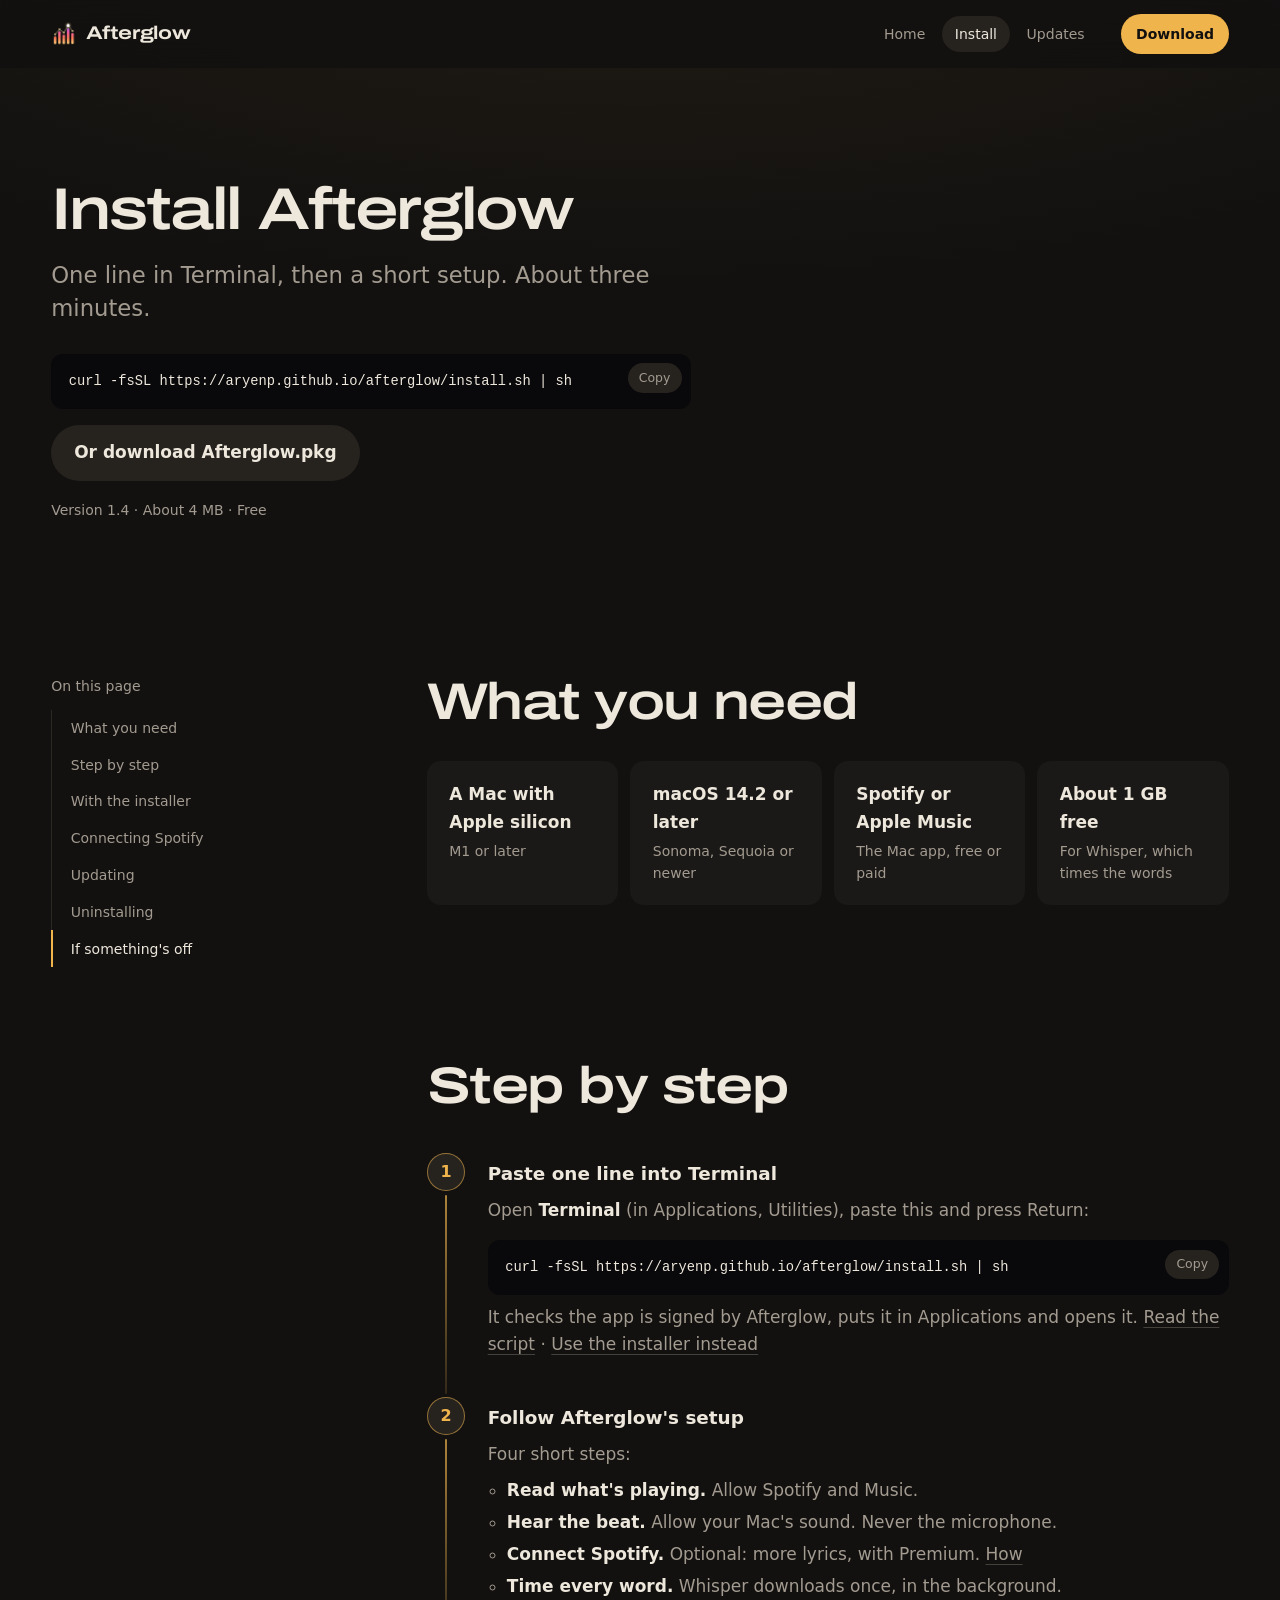
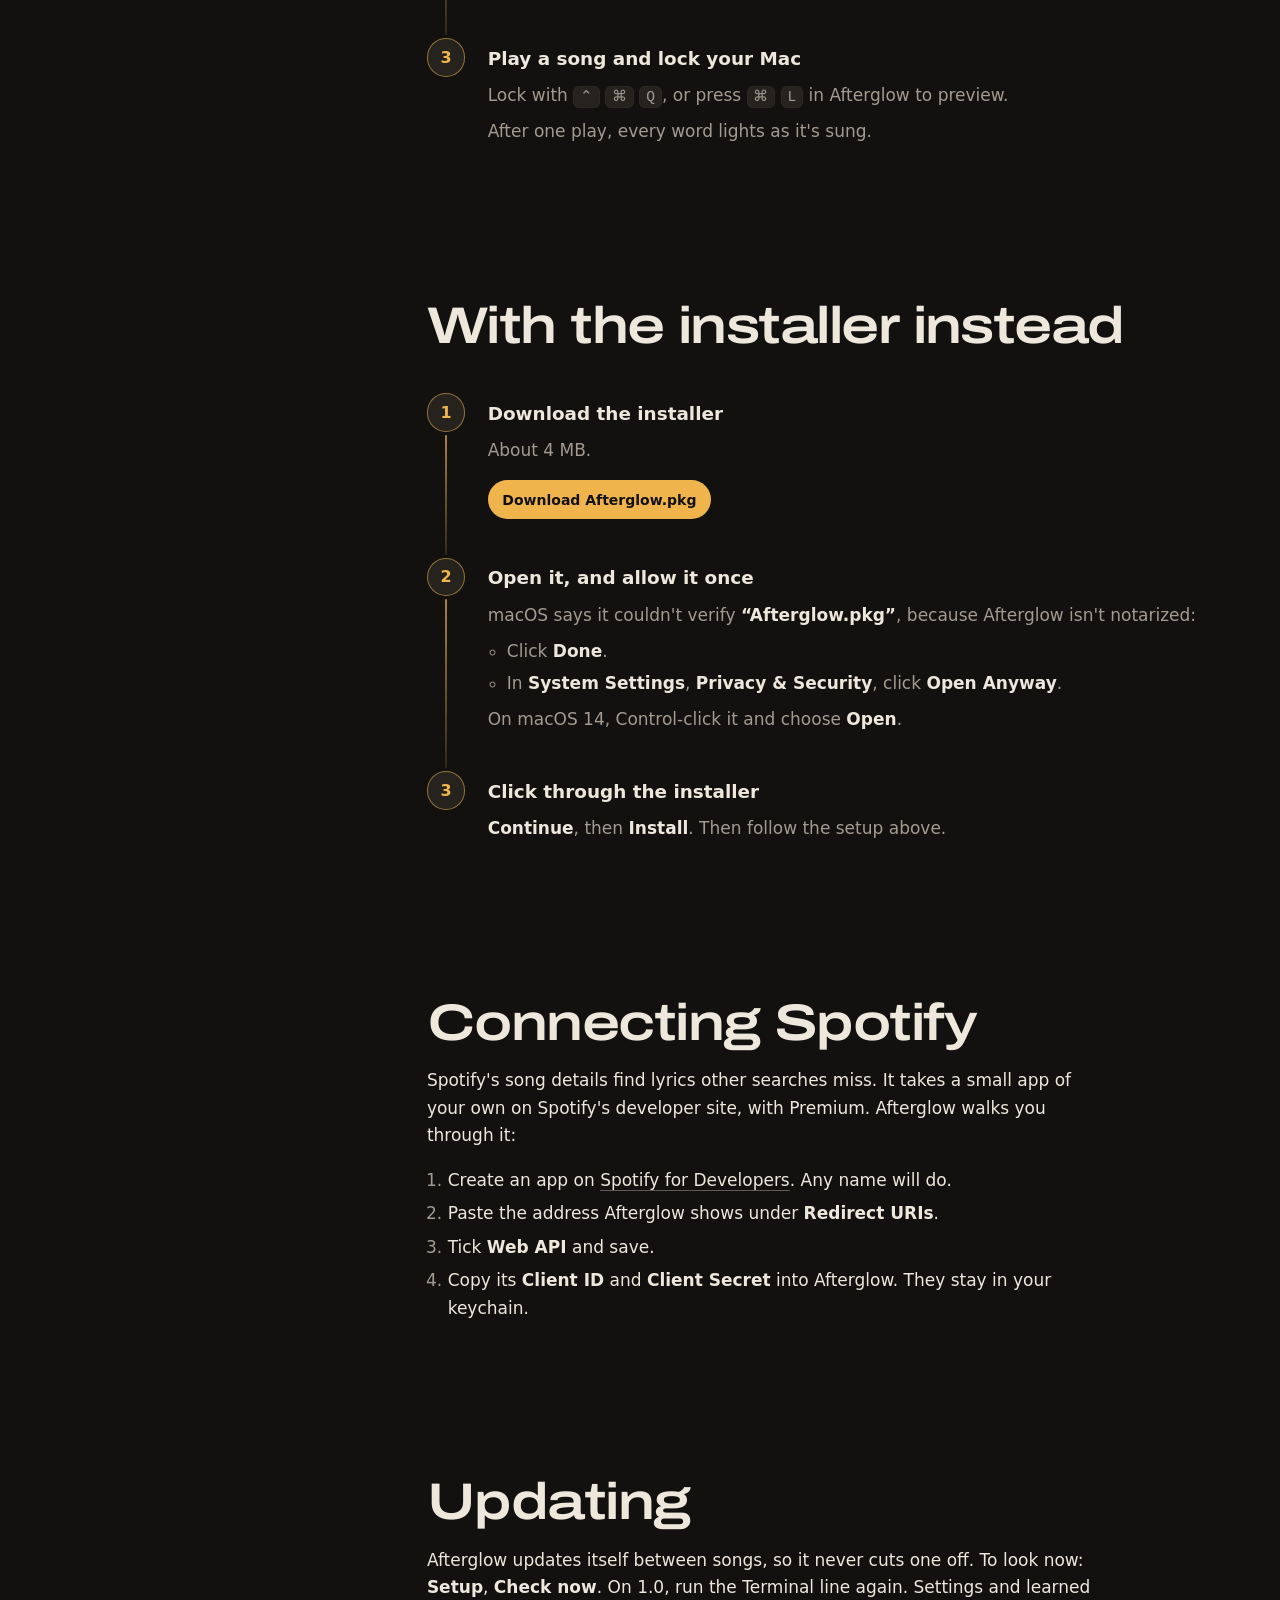
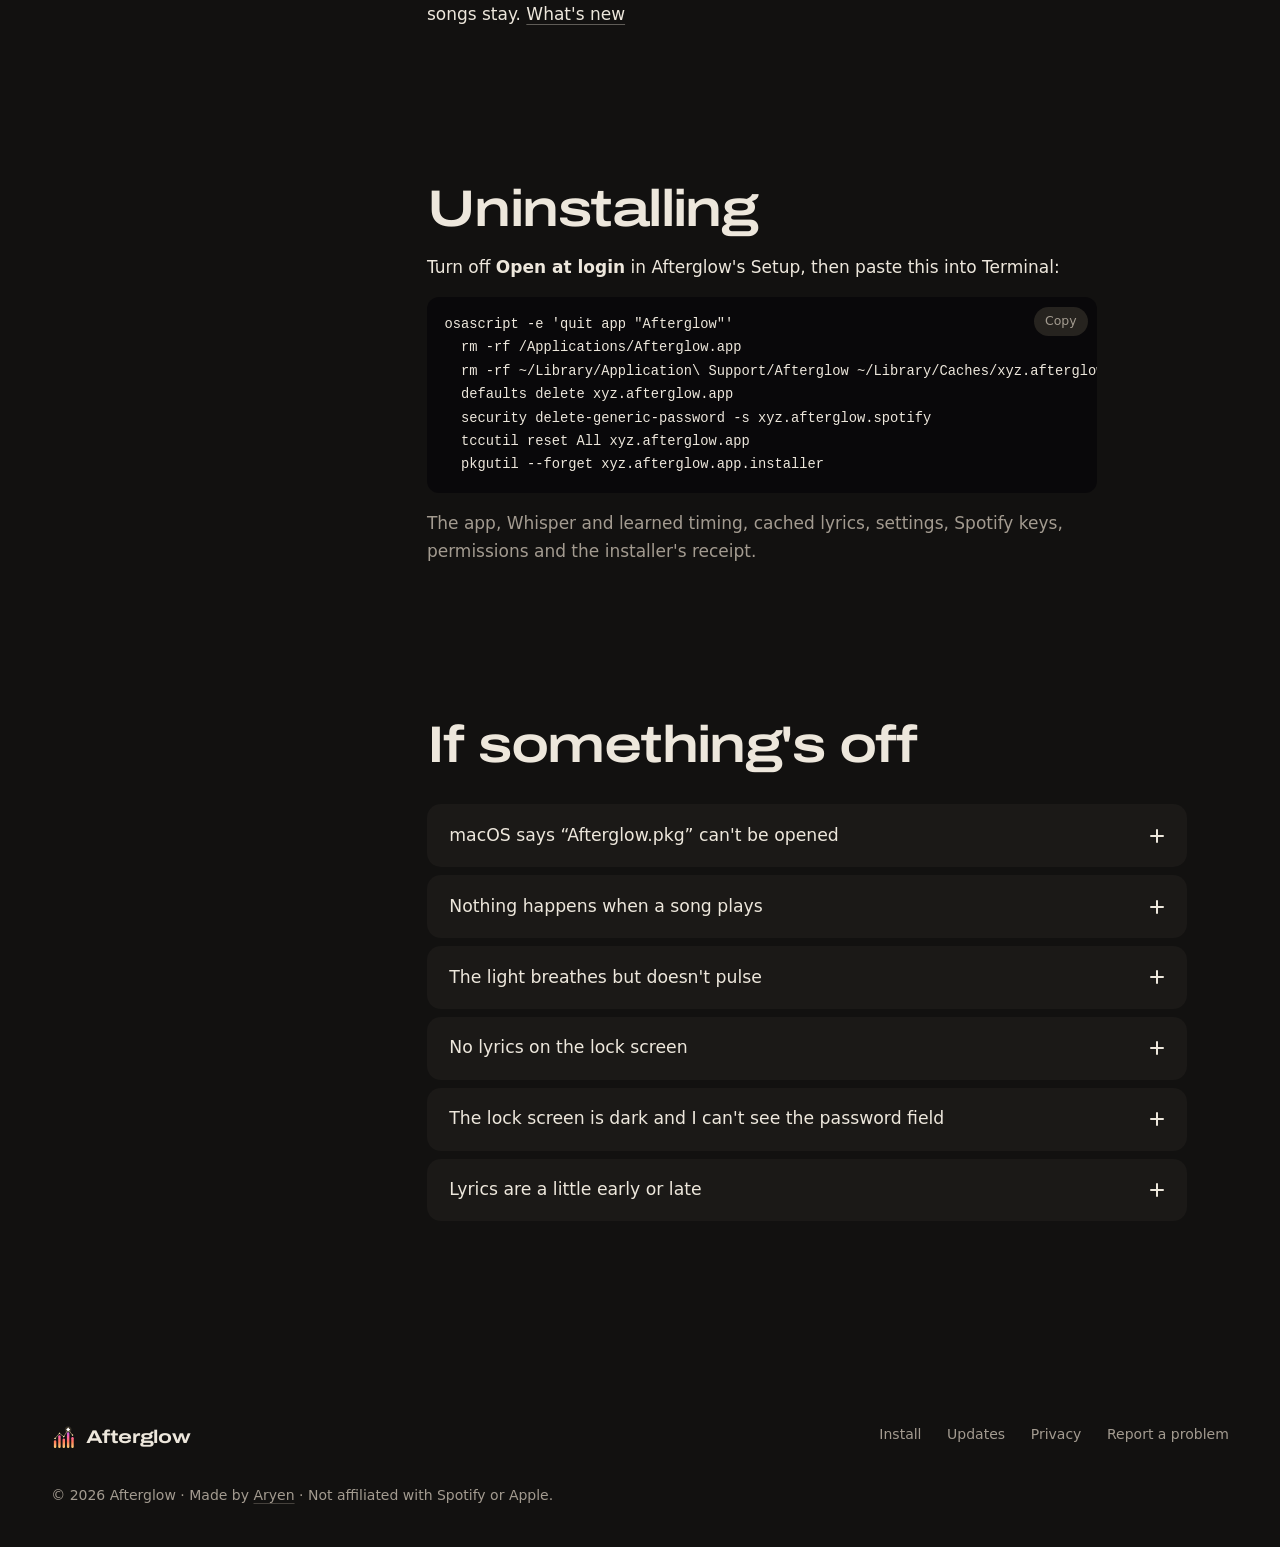
<file: install.html>
<!doctype html>
<html lang="en">
<head>
<meta charset="utf-8">
<meta name="viewport" content="width=device-width, initial-scale=1">
<title>Install Afterglow · Afterglow</title>
<meta name="description" content="How to install Afterglow on your Mac: download one installer, allow it once, and follow a short setup.">
<meta property="og:title" content="Afterglow">
<meta property="og:description" content="Light and lyrics for every song: an edge light in the album's colours and lyrics on your Mac's lock screen.">
<meta property="og:image" content="https://aryenp.github.io/afterglow/og.png">
<meta property="og:image:width" content="1200">
<meta property="og:image:height" content="630">
<meta name="twitter:card" content="summary_large_image">
<meta name="theme-color" content="#121110">
<meta name="color-scheme" content="dark">
<link rel="icon" href="icon-256.png">
<link rel="apple-touch-icon" href="icon-256.png">
<link rel="preconnect" href="https://fonts.googleapis.com">
<link rel="preconnect" href="https://fonts.gstatic.com" crossorigin>
<link href="https://fonts.googleapis.com/css2?family=Archivo:wdth,wght@125,600;125,700;125,800&display=swap" rel="stylesheet">
<link rel="stylesheet" href="site.css?v=40">
<script>document.documentElement.classList.add('js');try{if(sessionStorage.getItem('afterglow-seen'))document.documentElement.classList.add('seen');sessionStorage.setItem('afterglow-seen','1')}catch(e){}</script>
</head>
<body>
<a class="skip" href="#main">Skip to content</a>

<svg width="0" height="0" style="position:absolute" aria-hidden="true">
  <defs>
    <linearGradient id="mark-bar" gradientUnits="userSpaceOnUse" x1="0" y1="90" x2="0" y2="20"><stop offset="0" stop-color="#FFD27A"/><stop offset=".35" stop-color="#FF7A59"/><stop offset=".65" stop-color="#FF5FA8"/><stop offset="1" stop-color="#8E5BFF"/></linearGradient>
    <radialGradient id="mark-halo"><stop offset="0" stop-color="#FFE3A8" stop-opacity=".75"/><stop offset="1" stop-color="#FFE3A8" stop-opacity="0"/></radialGradient>
    <filter id="mark-glow" x="-100%" y="-100%" width="300%" height="300%"><feGaussianBlur stdDeviation="1.4" result="b"/><feMerge><feMergeNode in="b"/><feMergeNode in="SourceGraphic"/></feMerge></filter>
    <symbol id="star" viewBox="-1 -1 2 2"><path d="M0-1Q.16-.16 1 0Q.16 .16 0 1Q-.16 .16-1 0Q-.16-.16 0-1Z"/></symbol>
  </defs>
</svg>

<header class="bar">
  <a class="brand" href="./" aria-label="Afterglow home">
    <svg class="mark" viewBox="0 0 100 100" aria-hidden="true">
      <g class="bars"><rect x="11.25" y="60" width="9.5" height="30" rx="4.75"/><rect x="28.25" y="40" width="9.5" height="50" rx="4.75"/><rect x="45.25" y="53" width="9.5" height="37" rx="4.75"/><rect x="62.25" y="28" width="9.5" height="62" rx="4.75"/><rect x="79.25" y="47" width="9.5" height="43" rx="4.75"/></g>
      <circle class="halo" cx="67" cy="17.5" r="15"/>
      <polyline class="line" pathLength="100" points="16,52.5 33,32.5 50,45.5 67,17.5 84,39.5"/>
      <g class="stars"><path d="M16 49.1Q16.54 51.96 19.4 52.5Q16.54 53.04 16 55.9Q15.46 53.04 12.6 52.5Q15.46 51.96 16 49.1Z"/><path d="M33 29.1Q33.54 31.96 36.4 32.5Q33.54 33.04 33 35.9Q32.46 33.04 29.6 32.5Q32.46 31.96 33 29.1Z"/><path d="M50 42.1Q50.54 44.96 53.4 45.5Q50.54 46.04 50 48.9Q49.46 46.04 46.6 45.5Q49.46 44.96 50 42.1Z"/><path class="peak" d="M67 10Q68.2 16.3 74.5 17.5Q68.2 18.7 67 25Q65.8 18.7 59.5 17.5Q65.8 16.3 67 10Z"/><path d="M84 36.1Q84.54 38.96 87.4 39.5Q84.54 40.04 84 42.9Q83.46 40.04 80.6 39.5Q83.46 38.96 84 36.1Z"/></g>
    </svg>Afterglow</a>
  <nav class="nav" aria-label="Pages">
    <a href="./">Home</a>
    <a href="install.html" aria-current="page">Install</a>
    <a href="updates.html">Updates</a>
  </nav>
  <a class="button small" href="https://github.com/AryenP/afterglow/releases/latest/download/Afterglow.pkg">Download</a>
</header>

<main id="main" tabindex="-1">
  <section class="page-head" aria-labelledby="page-title">
    <h1 id="page-title" class="display rise">Install Afterglow</h1>
    <p class="lead rise">One line in Terminal, then a short setup. About three minutes.</p>
    <div class="code rise" style="margin-top: 1.8rem; max-width: 40rem; padding-right: 5.5rem"><pre style="white-space: pre-wrap; overflow-wrap: anywhere">curl -fsSL https://aryenp.github.io/afterglow/install.sh | sh</pre></div>
    <div class="hero-action rise" style="margin-top: 1rem">
      <a class="button quiet" href="https://github.com/AryenP/afterglow/releases/latest/download/Afterglow.pkg">Or download Afterglow.pkg</a>
    </div>
    <p class="meta rise">Version 1.4 · About 4 MB · Free</p>
  </section>

  <div class="guide">
    <nav class="toc" aria-label="On this page">
      <p class="toc-title">On this page</p>
      <ol>
        <li><a href="#need">What you need</a></li>
        <li><a href="#steps">Step by step</a></li>
        <li><a href="#installer">With the installer</a></li>
        <li><a href="#spotify">Connecting Spotify</a></li>
        <li><a href="#updating">Updating</a></li>
        <li><a href="#uninstall">Uninstalling</a></li>
        <li><a href="#help">If something&#39;s off</a></li>
      </ol>
    </nav>
    <div class="guide-body">
    <section class="section" id="need" aria-labelledby="need-title">
      <h2 id="need-title" class="head reveal">What you need</h2>
      <ul class="needs" data-stagger>
        <li class="reveal"><strong>A Mac with Apple silicon</strong><span>M1 or later</span></li>
        <li class="reveal"><strong>macOS 14.2 or later</strong><span>Sonoma, Sequoia or newer</span></li>
        <li class="reveal"><strong>Spotify or Apple Music</strong><span>The Mac app, free or paid</span></li>
        <li class="reveal"><strong>About 1 GB free</strong><span>For Whisper, which times the words</span></li>
      </ul>
    </section>

    <section class="section" id="steps" aria-labelledby="steps-title">
      <h2 id="steps-title" class="head reveal">Step by step</h2>
      <ol class="steps" data-stagger>
        <li class="step reveal">
          <div>
            <h3>Paste one line into Terminal</h3>
            <p>Open <strong>Terminal</strong> (in Applications, Utilities), paste this and press Return:</p>
            <div class="code" style="padding-right: 5.5rem"><pre style="white-space: pre-wrap; overflow-wrap: anywhere">curl -fsSL https://aryenp.github.io/afterglow/install.sh | sh</pre></div>
            <p>It checks the app is signed by Afterglow, puts it in Applications and opens it. <a class="link" href="install.sh">Read the script</a> · <a class="link" href="#installer">Use the installer instead</a></p>
          </div>
        </li>
        <li class="step reveal">
          <div>
            <h3>Follow Afterglow's setup</h3>
            <p>Four short steps:</p>
            <ul>
              <li><strong>Read what's playing.</strong> Allow Spotify and Music.</li>
              <li><strong>Hear the beat.</strong> Allow your Mac's sound. Never the microphone.</li>
              <li><strong>Connect Spotify.</strong> Optional: more lyrics, with Premium. <a class="link" href="#spotify-title">How</a></li>
              <li><strong>Time every word.</strong> Whisper downloads once, in the background.</li>
            </ul>
          </div>
        </li>
        <li class="step reveal">
          <div>
            <h3>Play a song and lock your Mac</h3>
            <p>Lock with <kbd>⌃</kbd> <kbd>⌘</kbd> <kbd>Q</kbd>, or press <kbd>⌘</kbd> <kbd>L</kbd> in Afterglow to preview.</p>
            <p>After one play, every word lights as it's sung.</p>
          </div>
        </li>
      </ol>
    </section>

    <section class="section" id="installer" aria-labelledby="installer-title">
      <h2 id="installer-title" class="head reveal">With the installer instead</h2>
      <ol class="steps" data-stagger>
        <li class="step reveal">
          <div>
            <h3>Download the installer</h3>
            <p>About 4 MB.</p>
            <a class="button small" href="https://github.com/AryenP/afterglow/releases/latest/download/Afterglow.pkg">Download Afterglow.pkg</a>
          </div>
        </li>
        <li class="step reveal">
          <div>
            <h3>Open it, and allow it once</h3>
            <p>macOS says it couldn't verify <strong>“Afterglow.pkg”</strong>, because Afterglow isn't notarized:</p>
            <ul>
              <li>Click <strong>Done</strong>.</li>
              <li>In <strong>System Settings</strong>, <strong>Privacy &amp; Security</strong>, click <strong>Open Anyway</strong>.</li>
            </ul>
            <p>On macOS 14, Control-click it and choose <strong>Open</strong>.</p>
          </div>
        </li>
        <li class="step reveal">
          <div>
            <h3>Click through the installer</h3>
            <p><strong>Continue</strong>, then <strong>Install</strong>. Then follow the setup above.</p>
          </div>
        </li>
      </ol>
    </section>

    <section class="section" id="spotify" aria-labelledby="spotify-title">
      <div class="prose">
        <h2 id="spotify-title" class="head reveal">Connecting Spotify</h2>
        <p class="reveal">Spotify's song details find lyrics other searches miss. It takes a small app of your own on Spotify's developer site, with Premium. Afterglow walks you through it:</p>
        <ol class="reveal">
          <li>Create an app on <a class="link" href="https://developer.spotify.com/dashboard">Spotify for Developers</a>. Any name will do.</li>
          <li>Paste the address Afterglow shows under <strong>Redirect URIs</strong>.</li>
          <li>Tick <strong>Web API</strong> and save.</li>
          <li>Copy its <strong>Client ID</strong> and <strong>Client Secret</strong> into Afterglow. They stay in your keychain.</li>
        </ol>
      </div>
    </section>

    <section class="section" id="updating" aria-labelledby="update-title">
      <div class="prose">
        <h2 id="update-title" class="head reveal">Updating</h2>
        <p class="reveal">Afterglow updates itself between songs, so it never cuts one off. To look now: <strong>Setup</strong>, <strong>Check now</strong>. On 1.0, run the Terminal line again. Settings and learned songs stay. <a class="link" href="updates.html">What's new</a></p>
      </div>
    </section>

    <section class="section" id="uninstall" aria-labelledby="remove-title">
      <div class="prose">
        <h2 id="remove-title" class="head reveal">Uninstalling</h2>
        <p class="reveal">Turn off <strong>Open at login</strong> in Afterglow's Setup, then paste this into Terminal:</p>
        <div class="code reveal"><pre>osascript -e 'quit app "Afterglow"'
  rm -rf /Applications/Afterglow.app
  rm -rf ~/Library/Application\ Support/Afterglow ~/Library/Caches/xyz.afterglow.app
  defaults delete xyz.afterglow.app
  security delete-generic-password -s xyz.afterglow.spotify
  tccutil reset All xyz.afterglow.app
  pkgutil --forget xyz.afterglow.app.installer</pre></div>
        <p class="reveal muted">The app, Whisper and learned timing, cached lyrics, settings, Spotify keys, permissions and the installer's receipt.</p>
      </div>
    </section>

    <section class="section" id="help" aria-labelledby="help-title">
      <h2 id="help-title" class="head reveal">If something's off</h2>
      <div class="faq-list narrow" style="margin-top: 2rem" data-stagger>
        <details class="reveal">
          <summary>macOS says “Afterglow.pkg” can't be opened<i class="plus" aria-hidden="true"></i></summary>
          <p>Afterglow isn't notarized. <a class="link" href="#steps">Use the Terminal line</a>, or <strong>Open Anyway</strong> under Privacy &amp; Security.</p>
        </details>
        <details class="reveal">
          <summary>Nothing happens when a song plays<i class="plus" aria-hidden="true"></i></summary>
          <p>It needs permission to read Spotify and Music. Afterglow's Setup page shows what's missing and opens the right place.</p>
        </details>
        <details class="reveal">
          <summary>The light breathes but doesn't pulse<i class="plus" aria-hidden="true"></i></summary>
          <p>Allow System Audio Recording under Privacy &amp; Security. If it's on, Spotify may be playing on another device.</p>
        </details>
        <details class="reveal">
          <summary>No lyrics on the lock screen<i class="plus" aria-hidden="true"></i></summary>
          <p>It uses a private macOS feature an update could close. Setup says whether it's available; the edge light works either way.</p>
        </details>
        <details class="reveal">
          <summary>The lock screen is dark and I can't see the password field<i class="plus" aria-hidden="true"></i></summary>
          <p>That's the Constellation look. Touch any key and the dark lifts for a few seconds.</p>
        </details>
        <details class="reveal">
          <summary>Lyrics are a little early or late<i class="plus" aria-hidden="true"></i></summary>
          <p>The second play is better. If one pair of headphones is always off, press <kbd>⌃</kbd> <kbd>⌥</kbd> <kbd>⌘</kbd> <kbd>S</kbd> as a word begins. Or use <strong>Lyrics</strong>, <strong>Fine-tune the timing</strong>.</p>
        </details>
      </div>
    </section>
    </div>
  </div>
</main>

<footer class="footer">
  <a class="brand" href="./"><svg class="mark still" viewBox="0 0 100 100" aria-hidden="true">
      <g class="bars"><rect x="11.25" y="60" width="9.5" height="30" rx="4.75"/><rect x="28.25" y="40" width="9.5" height="50" rx="4.75"/><rect x="45.25" y="53" width="9.5" height="37" rx="4.75"/><rect x="62.25" y="28" width="9.5" height="62" rx="4.75"/><rect x="79.25" y="47" width="9.5" height="43" rx="4.75"/></g>
      <circle class="halo" cx="67" cy="17.5" r="15"/>
      <polyline class="line" pathLength="100" points="16,52.5 33,32.5 50,45.5 67,17.5 84,39.5"/>
      <g class="stars"><path d="M16 49.1Q16.54 51.96 19.4 52.5Q16.54 53.04 16 55.9Q15.46 53.04 12.6 52.5Q15.46 51.96 16 49.1Z"/><path d="M33 29.1Q33.54 31.96 36.4 32.5Q33.54 33.04 33 35.9Q32.46 33.04 29.6 32.5Q32.46 31.96 33 29.1Z"/><path d="M50 42.1Q50.54 44.96 53.4 45.5Q50.54 46.04 50 48.9Q49.46 46.04 46.6 45.5Q49.46 44.96 50 42.1Z"/><path class="peak" d="M67 10Q68.2 16.3 74.5 17.5Q68.2 18.7 67 25Q65.8 18.7 59.5 17.5Q65.8 16.3 67 10Z"/><path d="M84 36.1Q84.54 38.96 87.4 39.5Q84.54 40.04 84 42.9Q83.46 40.04 80.6 39.5Q83.46 38.96 84 36.1Z"/></g>
    </svg>Afterglow</a>
  <nav class="footer-links" aria-label="More">
    <a href="install.html">Install</a>
    <a href="updates.html">Updates</a>
    <a href="privacy.html">Privacy</a>
    <a href="https://github.com/AryenP/afterglow/issues">Report a problem</a>
  </nav>
  <p class="footer-note">© 2026 Afterglow · Made by <a class="link" href="https://aryenp.github.io/">Aryen</a> · Not affiliated with Spotify or Apple.</p>
</footer>

<script src="site.js?v=33"></script>
</body>
</html>
</file>
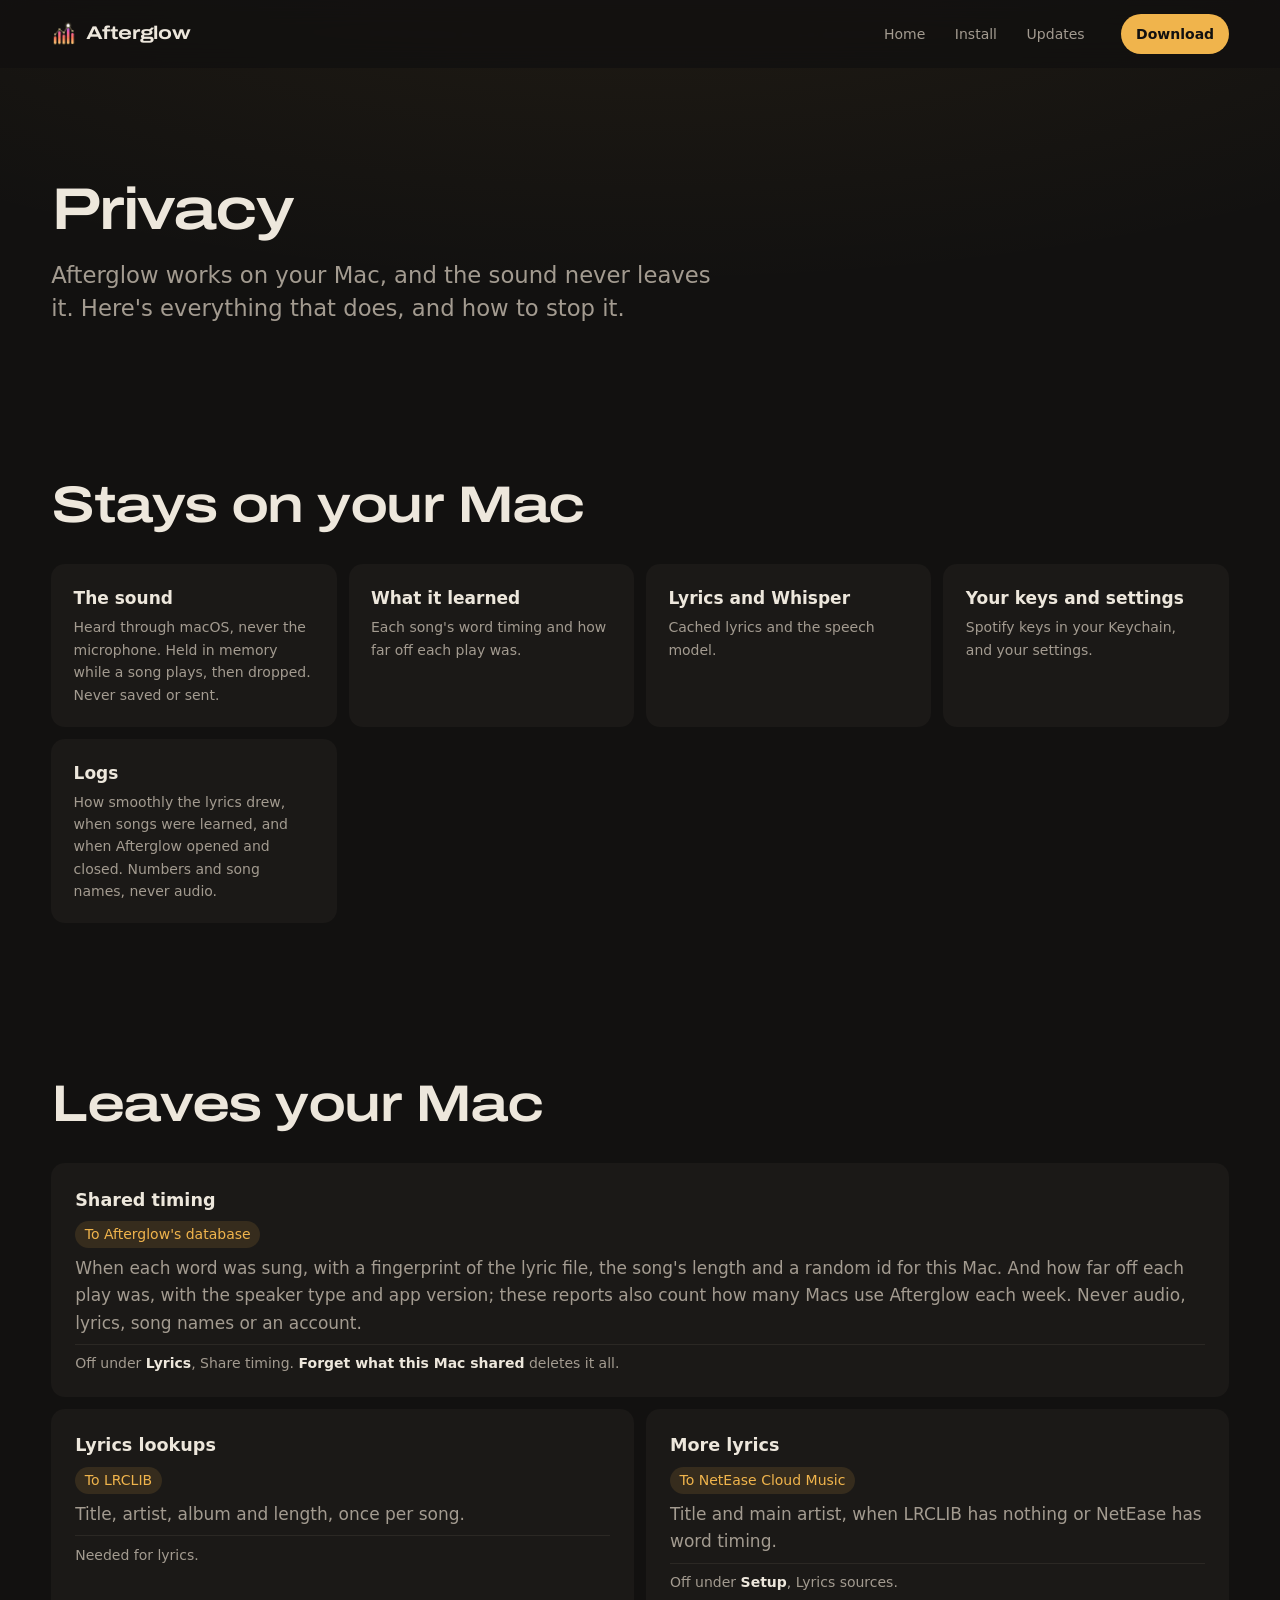
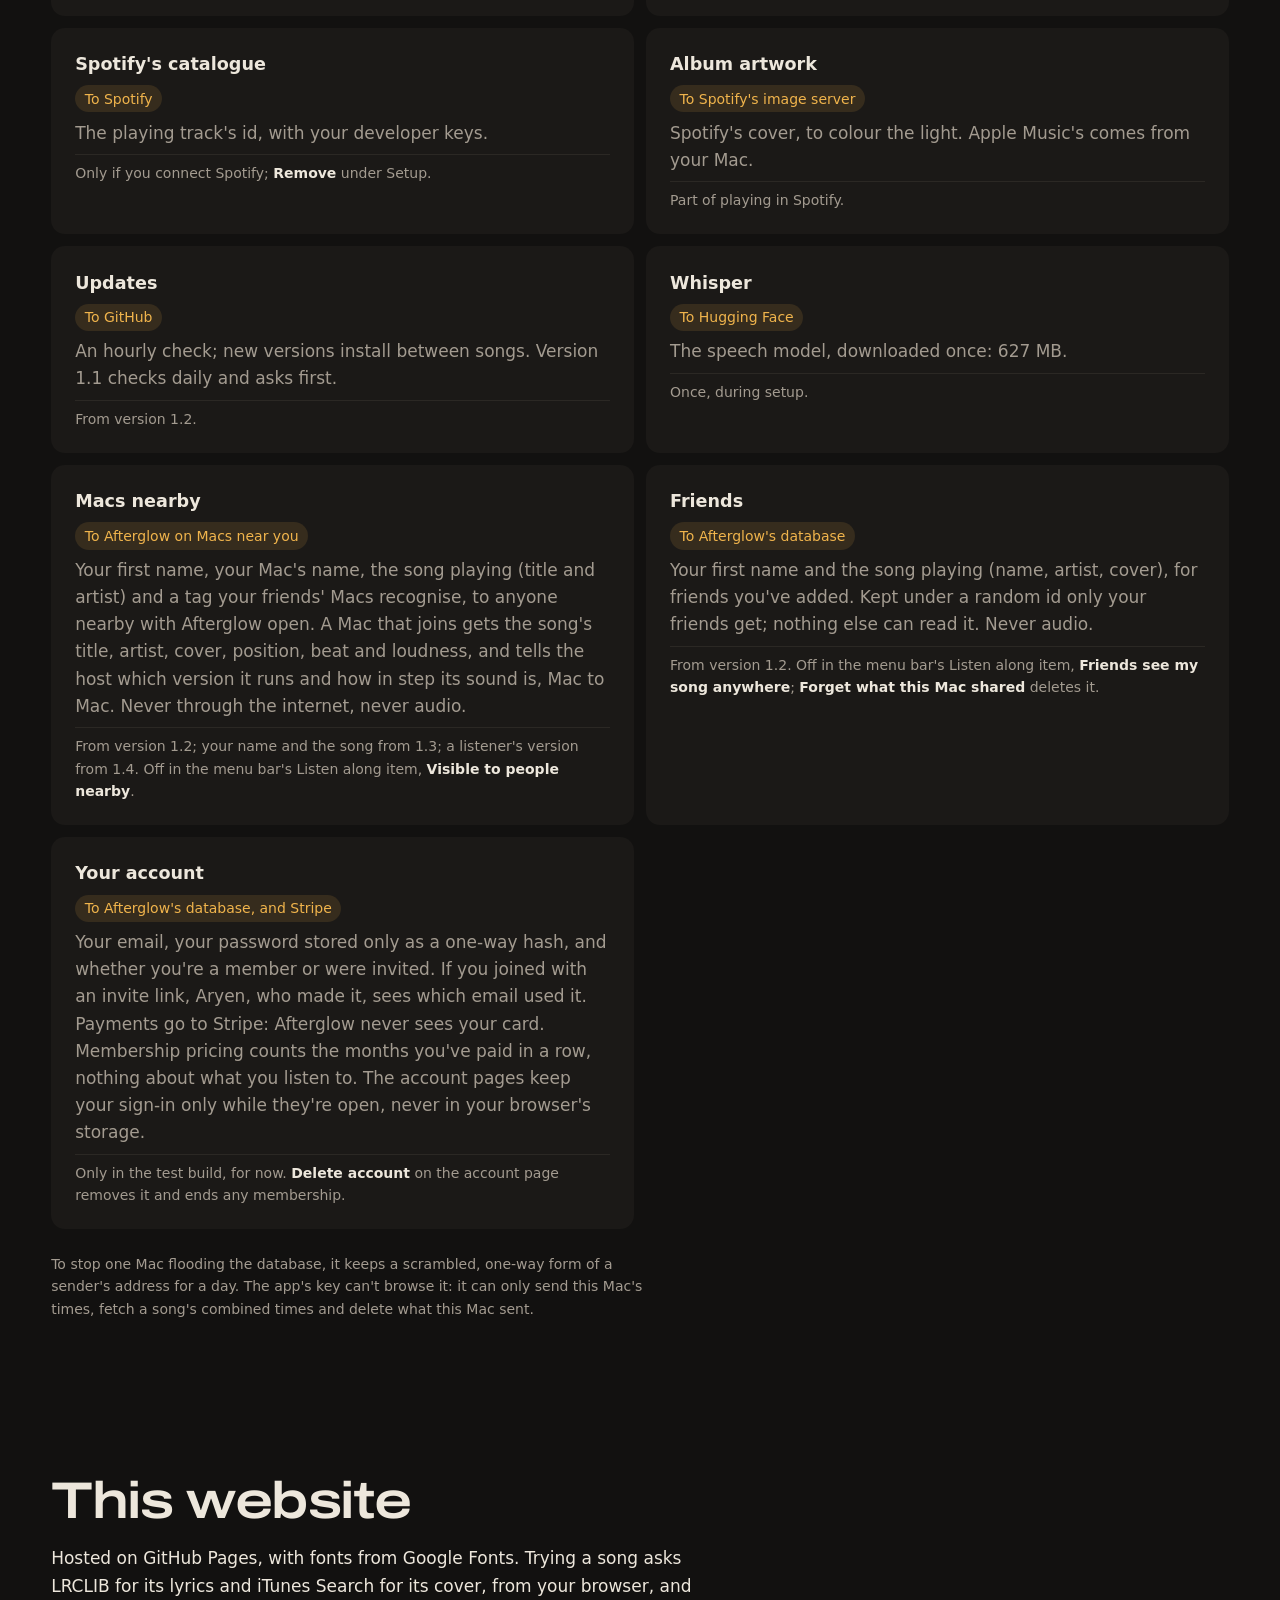
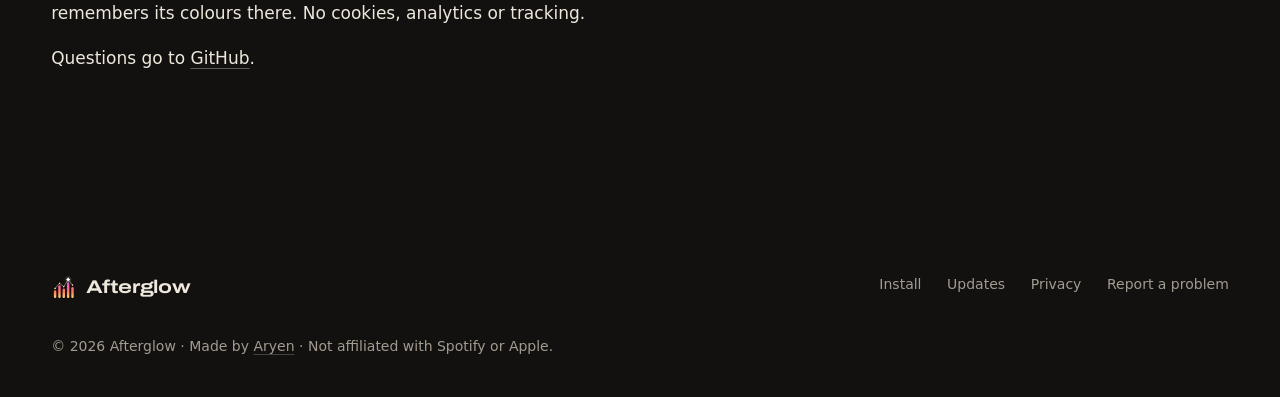
<file: privacy.html>
<!doctype html>
<html lang="en">
<head>
<meta charset="utf-8">
<meta name="viewport" content="width=device-width, initial-scale=1">
<title>Privacy · Afterglow</title>
<meta name="description" content="What stays on your Mac, what leaves it and where it goes.">
<meta property="og:title" content="Afterglow">
<meta property="og:description" content="Light and lyrics for every song: an edge light in the album's colours and lyrics on your Mac's lock screen.">
<meta property="og:image" content="https://aryenp.github.io/afterglow/og.png">
<meta property="og:image:width" content="1200">
<meta property="og:image:height" content="630">
<meta name="twitter:card" content="summary_large_image">
<meta name="theme-color" content="#121110">
<meta name="color-scheme" content="dark">
<link rel="icon" href="icon-256.png">
<link rel="apple-touch-icon" href="icon-256.png">
<link rel="preconnect" href="https://fonts.googleapis.com">
<link rel="preconnect" href="https://fonts.gstatic.com" crossorigin>
<link href="https://fonts.googleapis.com/css2?family=Archivo:wdth,wght@125,600;125,700;125,800&display=swap" rel="stylesheet">
<link rel="stylesheet" href="site.css?v=40">
<script>document.documentElement.classList.add('js');try{if(sessionStorage.getItem('afterglow-seen'))document.documentElement.classList.add('seen');sessionStorage.setItem('afterglow-seen','1')}catch(e){}</script>
</head>
<body>
<a class="skip" href="#main">Skip to content</a>

<svg width="0" height="0" style="position:absolute" aria-hidden="true">
  <defs>
    <linearGradient id="mark-bar" gradientUnits="userSpaceOnUse" x1="0" y1="90" x2="0" y2="20"><stop offset="0" stop-color="#FFD27A"/><stop offset=".35" stop-color="#FF7A59"/><stop offset=".65" stop-color="#FF5FA8"/><stop offset="1" stop-color="#8E5BFF"/></linearGradient>
    <radialGradient id="mark-halo"><stop offset="0" stop-color="#FFE3A8" stop-opacity=".75"/><stop offset="1" stop-color="#FFE3A8" stop-opacity="0"/></radialGradient>
    <filter id="mark-glow" x="-100%" y="-100%" width="300%" height="300%"><feGaussianBlur stdDeviation="1.4" result="b"/><feMerge><feMergeNode in="b"/><feMergeNode in="SourceGraphic"/></feMerge></filter>
    <symbol id="star" viewBox="-1 -1 2 2"><path d="M0-1Q.16-.16 1 0Q.16 .16 0 1Q-.16 .16-1 0Q-.16-.16 0-1Z"/></symbol>
  </defs>
</svg>

<header class="bar">
  <a class="brand" href="./" aria-label="Afterglow home">
    <svg class="mark" viewBox="0 0 100 100" aria-hidden="true">
      <g class="bars"><rect x="11.25" y="60" width="9.5" height="30" rx="4.75"/><rect x="28.25" y="40" width="9.5" height="50" rx="4.75"/><rect x="45.25" y="53" width="9.5" height="37" rx="4.75"/><rect x="62.25" y="28" width="9.5" height="62" rx="4.75"/><rect x="79.25" y="47" width="9.5" height="43" rx="4.75"/></g>
      <circle class="halo" cx="67" cy="17.5" r="15"/>
      <polyline class="line" pathLength="100" points="16,52.5 33,32.5 50,45.5 67,17.5 84,39.5"/>
      <g class="stars"><path d="M16 49.1Q16.54 51.96 19.4 52.5Q16.54 53.04 16 55.9Q15.46 53.04 12.6 52.5Q15.46 51.96 16 49.1Z"/><path d="M33 29.1Q33.54 31.96 36.4 32.5Q33.54 33.04 33 35.9Q32.46 33.04 29.6 32.5Q32.46 31.96 33 29.1Z"/><path d="M50 42.1Q50.54 44.96 53.4 45.5Q50.54 46.04 50 48.9Q49.46 46.04 46.6 45.5Q49.46 44.96 50 42.1Z"/><path class="peak" d="M67 10Q68.2 16.3 74.5 17.5Q68.2 18.7 67 25Q65.8 18.7 59.5 17.5Q65.8 16.3 67 10Z"/><path d="M84 36.1Q84.54 38.96 87.4 39.5Q84.54 40.04 84 42.9Q83.46 40.04 80.6 39.5Q83.46 38.96 84 36.1Z"/></g>
    </svg>Afterglow</a>
  <nav class="nav" aria-label="Pages">
    <a href="./">Home</a>
    <a href="install.html">Install</a>
    <a href="updates.html">Updates</a>
  </nav>
  <a class="button small" href="https://github.com/AryenP/afterglow/releases/latest/download/Afterglow.pkg">Download</a>
</header>

<main id="main" tabindex="-1">
  <section class="page-head" aria-labelledby="page-title">
    <h1 id="page-title" class="display rise">Privacy</h1>
    <p class="lead rise">Afterglow works on your Mac, and the sound never leaves it. Here's everything that does, and how to stop it.</p>
  </section>

  <section class="section wrap" aria-labelledby="stays-title">
    <h2 id="stays-title" class="head reveal">Stays on your Mac</h2>
    <ul class="needs stays" data-stagger>
      <li class="reveal"><strong>The sound</strong><span>Heard through macOS, never the microphone. Held in memory while a song plays, then dropped. Never saved or sent.</span></li>
      <li class="reveal"><strong>What it learned</strong><span>Each song's word timing and how far off each play was.</span></li>
      <li class="reveal"><strong>Lyrics and Whisper</strong><span>Cached lyrics and the speech model.</span></li>
      <li class="reveal"><strong>Your keys and settings</strong><span>Spotify keys in your Keychain, and your settings.</span></li>
      <li class="reveal"><strong>Logs</strong><span>How smoothly the lyrics drew, when songs were learned, and when Afterglow opened and closed. Numbers and song names, never audio.</span></li>
    </ul>
  </section>

  <section class="section wrap" aria-labelledby="leaves-title">
    <h2 id="leaves-title" class="head reveal">Leaves your Mac</h2>
    <ul class="leaves" data-stagger>
        <li class="reveal wide">
          <h3>Shared timing</h3>
          <p class="to">To Afterglow's database</p>
          <p>When each word was sung, with a fingerprint of the lyric file, the song's length and a random id for this Mac. And how far off each play was, with the speaker type and app version; these reports also count how many Macs use Afterglow each week. Never audio, lyrics, song names or an account.</p>
          <p class="control">Off under <strong>Lyrics</strong>, Share timing. <strong>Forget what this Mac shared</strong> deletes it all.</p>
        </li>
        <li class="reveal">
          <h3>Lyrics lookups</h3>
          <p class="to">To LRCLIB</p>
          <p>Title, artist, album and length, once per song.</p>
          <p class="control">Needed for lyrics.</p>
        </li>
        <li class="reveal">
          <h3>More lyrics</h3>
          <p class="to">To NetEase Cloud Music</p>
          <p>Title and main artist, when LRCLIB has nothing or NetEase has word timing.</p>
          <p class="control">Off under <strong>Setup</strong>, Lyrics sources.</p>
        </li>
        <li class="reveal">
          <h3>Spotify's catalogue</h3>
          <p class="to">To Spotify</p>
          <p>The playing track's id, with your developer keys.</p>
          <p class="control">Only if you connect Spotify; <strong>Remove</strong> under Setup.</p>
        </li>
        <li class="reveal">
          <h3>Album artwork</h3>
          <p class="to">To Spotify's image server</p>
          <p>Spotify's cover, to colour the light. Apple Music's comes from your Mac.</p>
          <p class="control">Part of playing in Spotify.</p>
        </li>
        <li class="reveal">
          <h3>Updates</h3>
          <p class="to">To GitHub</p>
          <p>An hourly check; new versions install between songs. Version 1.1 checks daily and asks first.</p>
          <p class="control">From version 1.2.</p>
        </li>
        <li class="reveal">
          <h3>Whisper</h3>
          <p class="to">To Hugging Face</p>
          <p>The speech model, downloaded once: 627 MB.</p>
          <p class="control">Once, during setup.</p>
        </li>
        <li class="reveal">
          <h3>Macs nearby</h3>
          <p class="to">To Afterglow on Macs near you</p>
          <p>Your first name, your Mac's name, the song playing (title and artist) and a tag your friends' Macs recognise, to anyone nearby with Afterglow open. A Mac that joins gets the song's title, artist, cover, position, beat and loudness, and tells the host which version it runs and how in step its sound is, Mac to Mac. Never through the internet, never audio.</p>
          <p class="control">From version 1.2; your name and the song from 1.3; a listener's version from 1.4. Off in the menu bar's Listen along item, <strong>Visible to people nearby</strong>.</p>
        </li>
        <li class="reveal">
          <h3>Friends</h3>
          <p class="to">To Afterglow's database</p>
          <p>Your first name and the song playing (name, artist, cover), for friends you've added. Kept under a random id only your friends get; nothing else can read it. Never audio.</p>
          <p class="control">From version 1.2. Off in the menu bar's Listen along item, <strong>Friends see my song anywhere</strong>; <strong>Forget what this Mac shared</strong> deletes it.</p>
        </li>
        <li class="reveal">
          <h3>Your account</h3>
          <p class="to">To Afterglow's database, and Stripe</p>
          <p>Your email, your password stored only as a one-way hash, and whether you're a member or were invited. If you joined with an invite link, Aryen, who made it, sees which email used it. Payments go to Stripe: Afterglow never sees your card. Membership pricing counts the months you've paid in a row, nothing about what you listen to. The account pages keep your sign-in only while they're open, never in your browser's storage.</p>
          <p class="control">Only in the test build, for now. <strong>Delete account</strong> on the account page removes it and ends any membership.</p>
        </li>
    </ul>
    <p class="fine reveal">To stop one Mac flooding the database, it keeps a scrambled, one-way form of a sender's address for a day. The app's key can't browse it: it can only send this Mac's times, fetch a song's combined times and delete what this Mac sent.</p>
  </section>

  <section class="section wrap" aria-labelledby="site-title">
    <div class="prose">
      <h2 id="site-title" class="head reveal">This website</h2>
      <p class="reveal">Hosted on GitHub Pages, with fonts from Google Fonts. Trying a song asks LRCLIB for its lyrics and iTunes Search for its cover, from your browser, and remembers its colours there. No cookies, analytics or tracking.</p>
      <p class="reveal">Questions go to <a class="link" href="https://github.com/AryenP/afterglow/issues">GitHub</a>.</p>
    </div>
  </section>
</main>

<footer class="footer">
  <a class="brand" href="./"><svg class="mark still" viewBox="0 0 100 100" aria-hidden="true">
      <g class="bars"><rect x="11.25" y="60" width="9.5" height="30" rx="4.75"/><rect x="28.25" y="40" width="9.5" height="50" rx="4.75"/><rect x="45.25" y="53" width="9.5" height="37" rx="4.75"/><rect x="62.25" y="28" width="9.5" height="62" rx="4.75"/><rect x="79.25" y="47" width="9.5" height="43" rx="4.75"/></g>
      <circle class="halo" cx="67" cy="17.5" r="15"/>
      <polyline class="line" pathLength="100" points="16,52.5 33,32.5 50,45.5 67,17.5 84,39.5"/>
      <g class="stars"><path d="M16 49.1Q16.54 51.96 19.4 52.5Q16.54 53.04 16 55.9Q15.46 53.04 12.6 52.5Q15.46 51.96 16 49.1Z"/><path d="M33 29.1Q33.54 31.96 36.4 32.5Q33.54 33.04 33 35.9Q32.46 33.04 29.6 32.5Q32.46 31.96 33 29.1Z"/><path d="M50 42.1Q50.54 44.96 53.4 45.5Q50.54 46.04 50 48.9Q49.46 46.04 46.6 45.5Q49.46 44.96 50 42.1Z"/><path class="peak" d="M67 10Q68.2 16.3 74.5 17.5Q68.2 18.7 67 25Q65.8 18.7 59.5 17.5Q65.8 16.3 67 10Z"/><path d="M84 36.1Q84.54 38.96 87.4 39.5Q84.54 40.04 84 42.9Q83.46 40.04 80.6 39.5Q83.46 38.96 84 36.1Z"/></g>
    </svg>Afterglow</a>
  <nav class="footer-links" aria-label="More">
    <a href="install.html">Install</a>
    <a href="updates.html">Updates</a>
    <a href="privacy.html">Privacy</a>
    <a href="https://github.com/AryenP/afterglow/issues">Report a problem</a>
  </nav>
  <p class="footer-note">© 2026 Afterglow · Made by <a class="link" href="https://aryenp.github.io/">Aryen</a> · Not affiliated with Spotify or Apple.</p>
</footer>

<script src="site.js?v=33"></script>
</body>
</html>
</file>
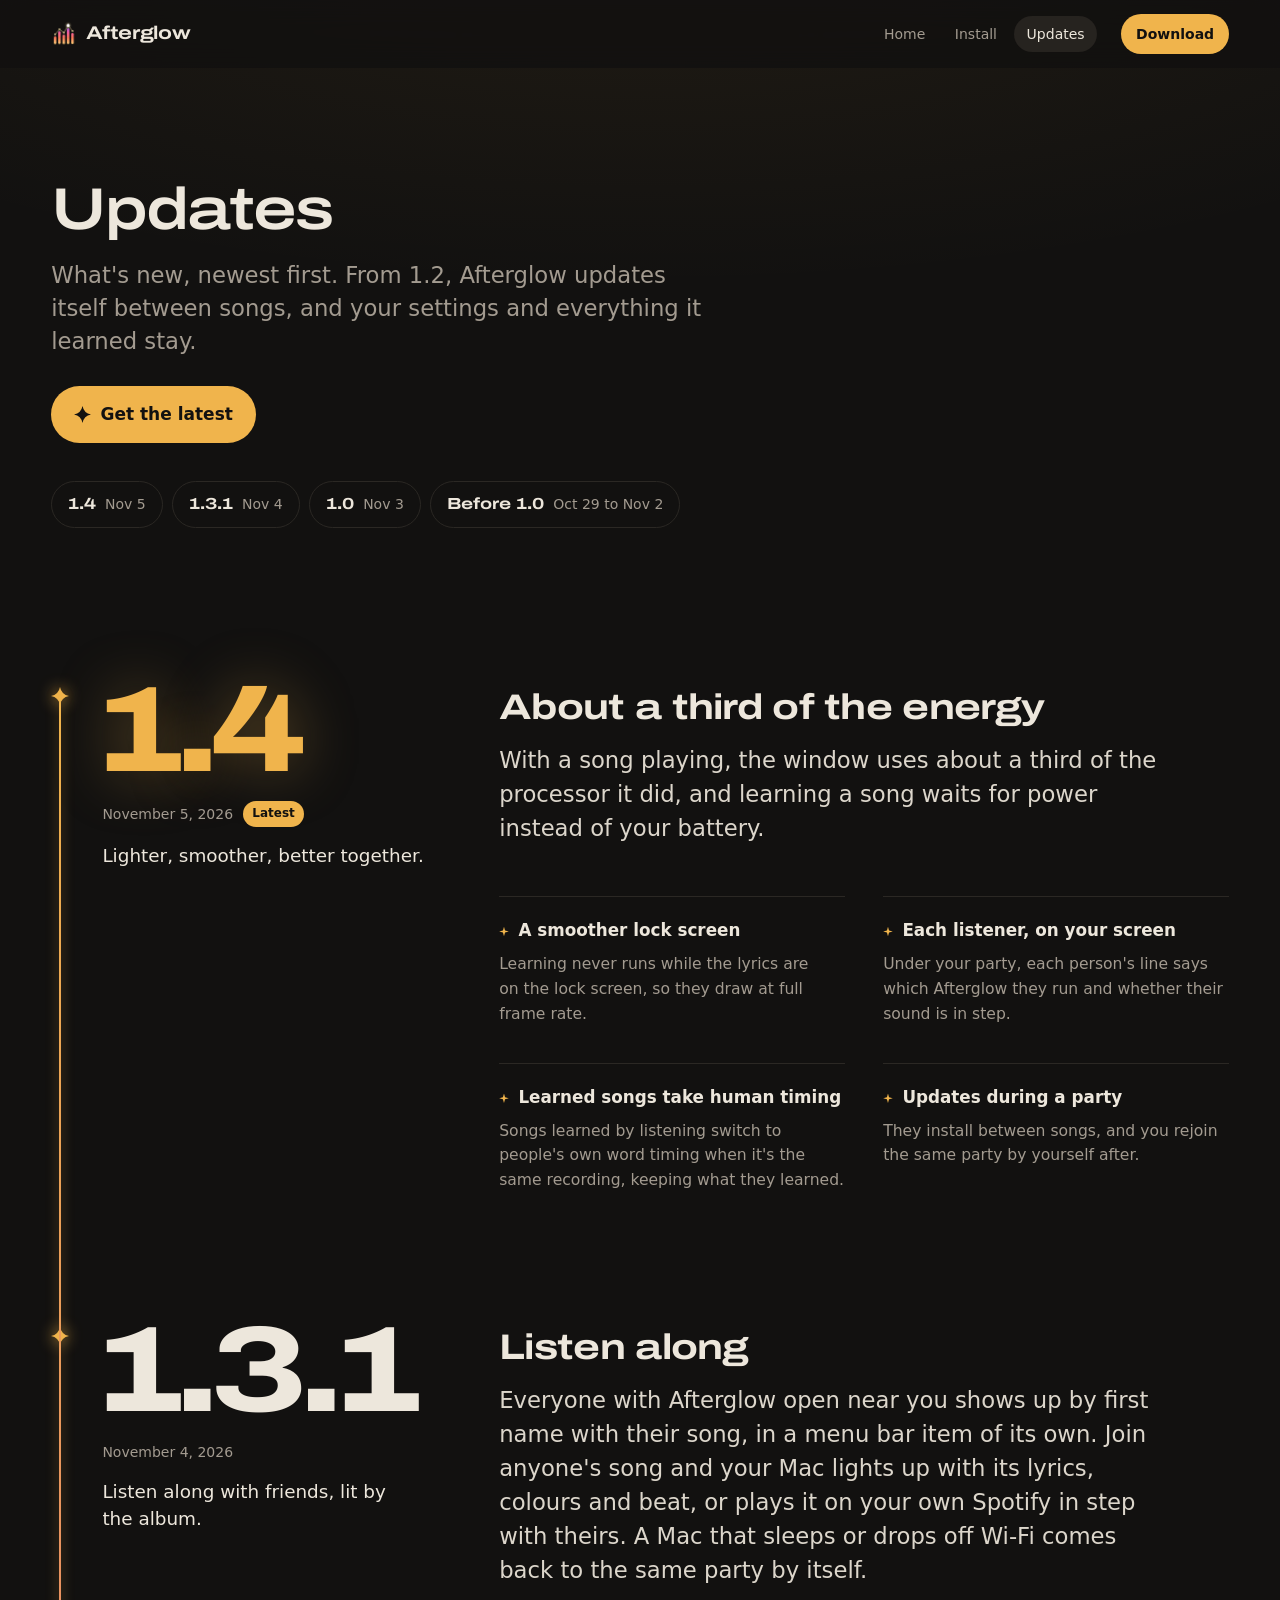
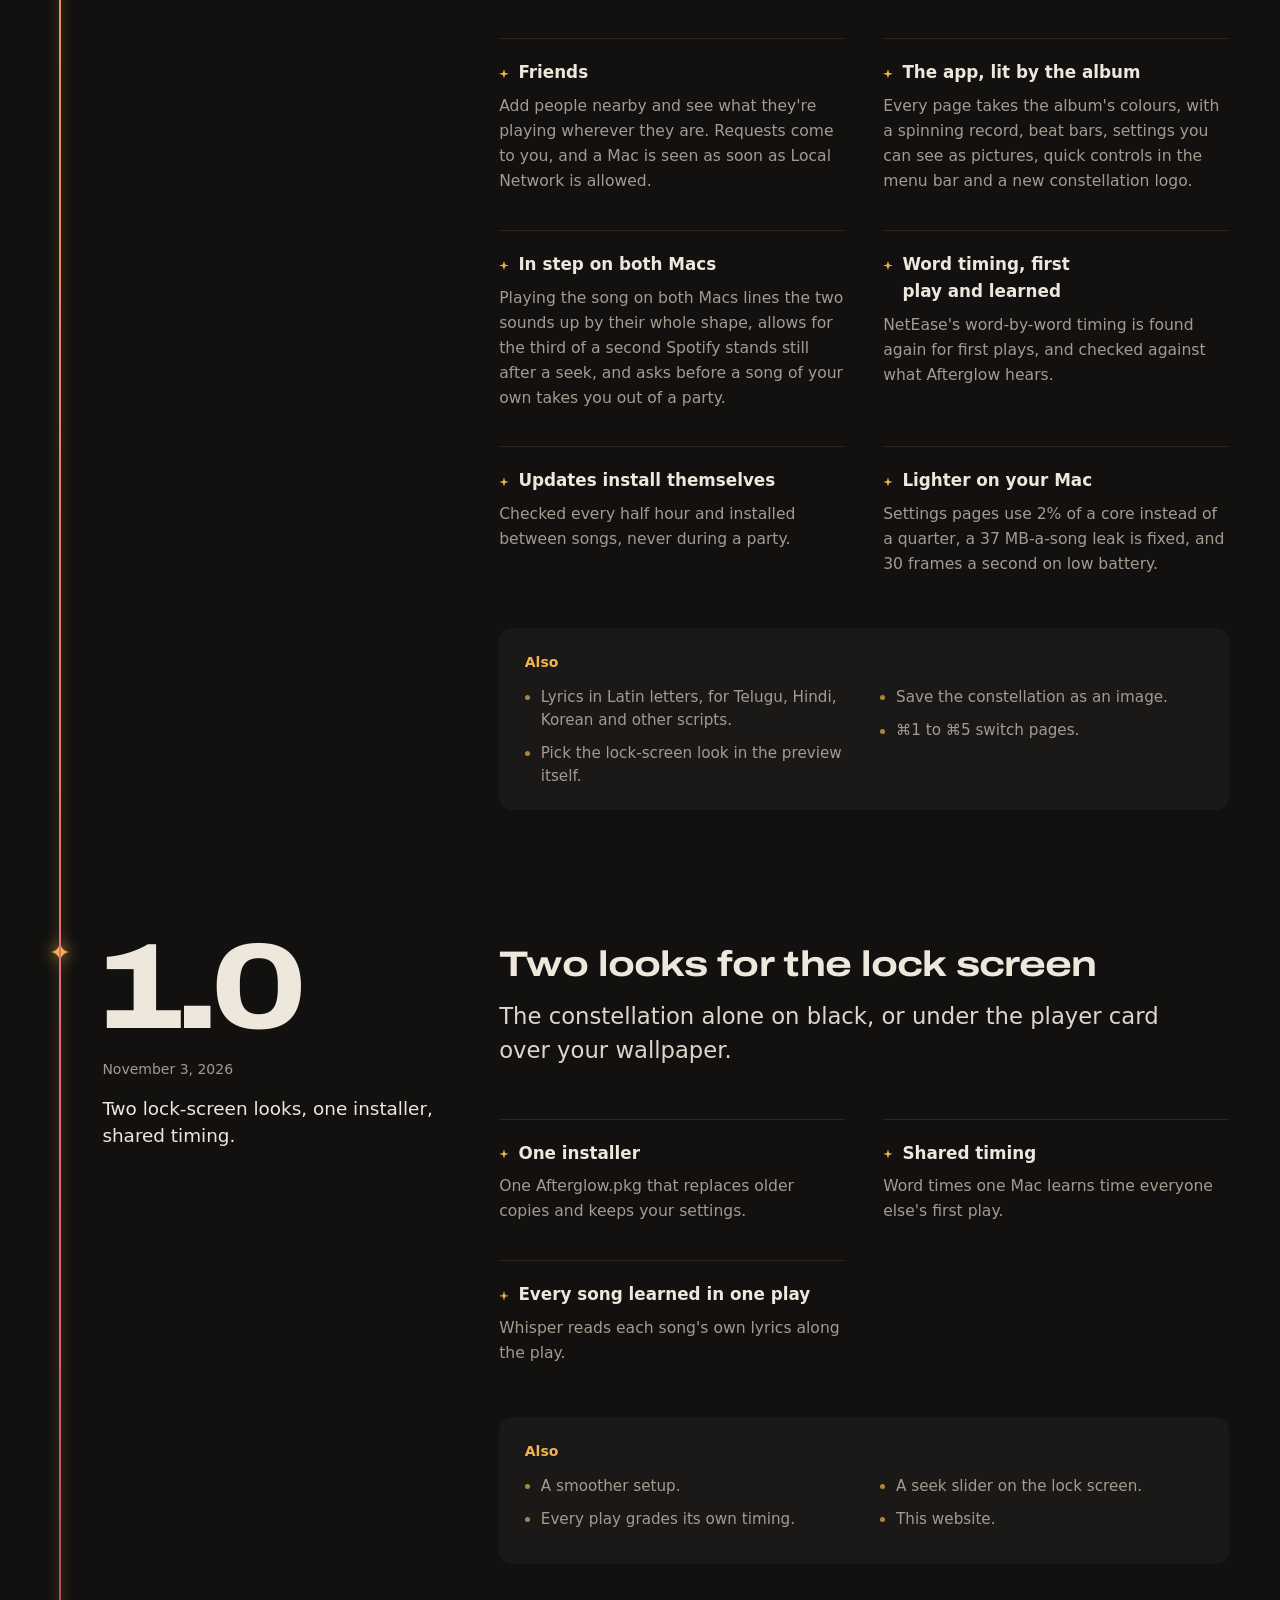
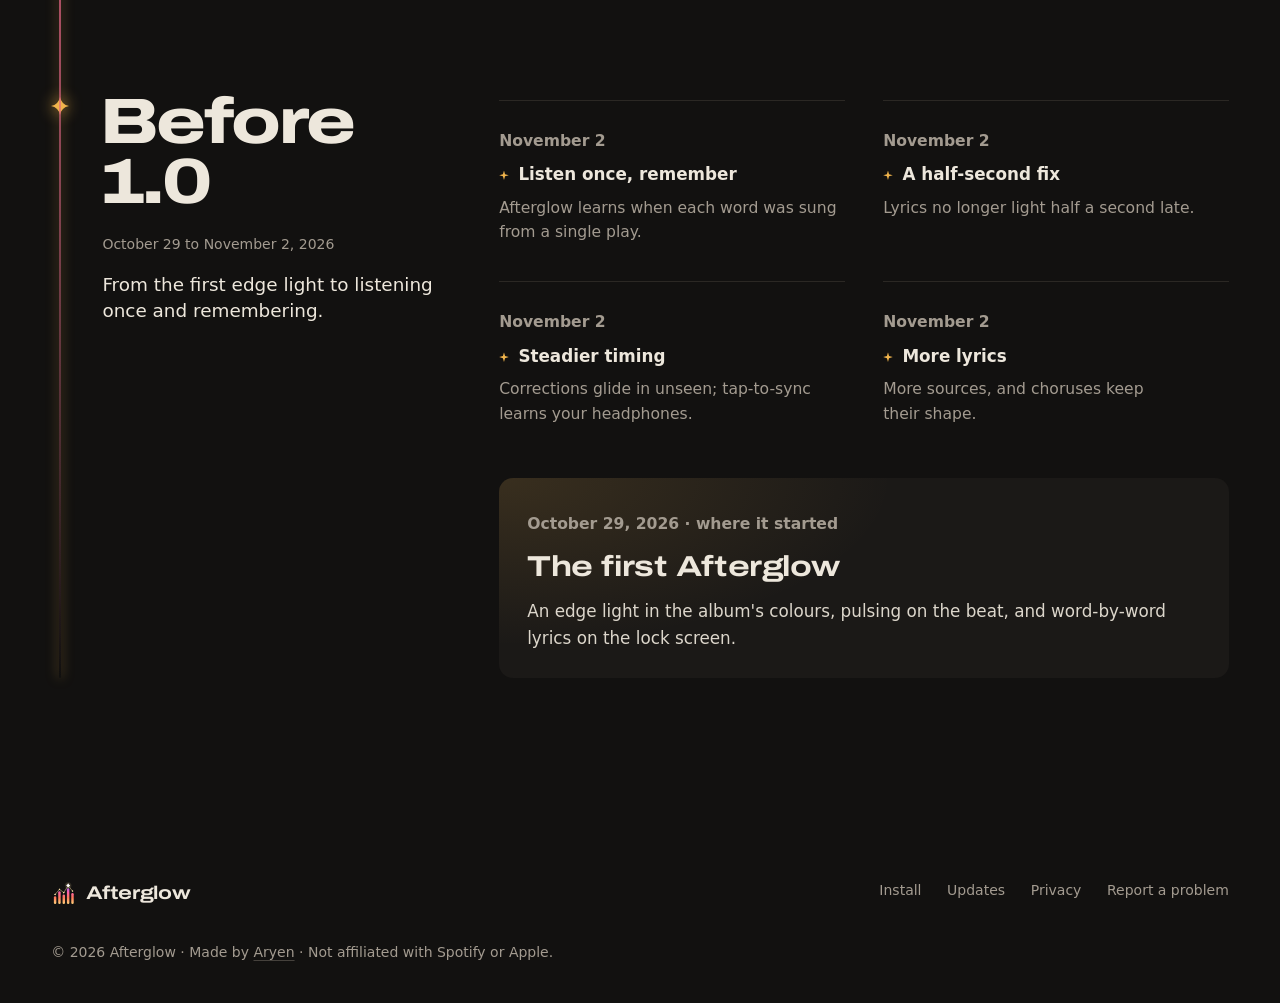
<file: updates.html>
<!doctype html>
<html lang="en">
<head>
<meta charset="utf-8">
<meta name="viewport" content="width=device-width, initial-scale=1">
<title>Updates · Afterglow</title>
<meta name="description" content="What's new in Afterglow, newest first.">
<meta property="og:title" content="Afterglow">
<meta property="og:description" content="Light and lyrics for every song: an edge light in the album's colours and lyrics on your Mac's lock screen.">
<meta property="og:image" content="https://aryenp.github.io/afterglow/og.png">
<meta property="og:image:width" content="1200">
<meta property="og:image:height" content="630">
<meta name="twitter:card" content="summary_large_image">
<meta name="theme-color" content="#121110">
<meta name="color-scheme" content="dark">
<link rel="icon" href="icon-256.png">
<link rel="apple-touch-icon" href="icon-256.png">
<link rel="preconnect" href="https://fonts.googleapis.com">
<link rel="preconnect" href="https://fonts.gstatic.com" crossorigin>
<link href="https://fonts.googleapis.com/css2?family=Archivo:wdth,wght@125,600;125,700;125,800&display=swap" rel="stylesheet">
<link rel="stylesheet" href="site.css?v=40">
<script>document.documentElement.classList.add('js');try{if(sessionStorage.getItem('afterglow-seen'))document.documentElement.classList.add('seen');sessionStorage.setItem('afterglow-seen','1')}catch(e){}</script>
</head>
<body>
<a class="skip" href="#main">Skip to content</a>

<svg width="0" height="0" style="position:absolute" aria-hidden="true">
  <defs>
    <linearGradient id="mark-bar" gradientUnits="userSpaceOnUse" x1="0" y1="90" x2="0" y2="20"><stop offset="0" stop-color="#FFD27A"/><stop offset=".35" stop-color="#FF7A59"/><stop offset=".65" stop-color="#FF5FA8"/><stop offset="1" stop-color="#8E5BFF"/></linearGradient>
    <radialGradient id="mark-halo"><stop offset="0" stop-color="#FFE3A8" stop-opacity=".75"/><stop offset="1" stop-color="#FFE3A8" stop-opacity="0"/></radialGradient>
    <filter id="mark-glow" x="-100%" y="-100%" width="300%" height="300%"><feGaussianBlur stdDeviation="1.4" result="b"/><feMerge><feMergeNode in="b"/><feMergeNode in="SourceGraphic"/></feMerge></filter>
    <symbol id="star" viewBox="-1 -1 2 2"><path d="M0-1Q.16-.16 1 0Q.16 .16 0 1Q-.16 .16-1 0Q-.16-.16 0-1Z"/></symbol>
  </defs>
</svg>

<header class="bar">
  <a class="brand" href="./" aria-label="Afterglow home">
    <svg class="mark" viewBox="0 0 100 100" aria-hidden="true">
      <g class="bars"><rect x="11.25" y="60" width="9.5" height="30" rx="4.75"/><rect x="28.25" y="40" width="9.5" height="50" rx="4.75"/><rect x="45.25" y="53" width="9.5" height="37" rx="4.75"/><rect x="62.25" y="28" width="9.5" height="62" rx="4.75"/><rect x="79.25" y="47" width="9.5" height="43" rx="4.75"/></g>
      <circle class="halo" cx="67" cy="17.5" r="15"/>
      <polyline class="line" pathLength="100" points="16,52.5 33,32.5 50,45.5 67,17.5 84,39.5"/>
      <g class="stars"><path d="M16 49.1Q16.54 51.96 19.4 52.5Q16.54 53.04 16 55.9Q15.46 53.04 12.6 52.5Q15.46 51.96 16 49.1Z"/><path d="M33 29.1Q33.54 31.96 36.4 32.5Q33.54 33.04 33 35.9Q32.46 33.04 29.6 32.5Q32.46 31.96 33 29.1Z"/><path d="M50 42.1Q50.54 44.96 53.4 45.5Q50.54 46.04 50 48.9Q49.46 46.04 46.6 45.5Q49.46 44.96 50 42.1Z"/><path class="peak" d="M67 10Q68.2 16.3 74.5 17.5Q68.2 18.7 67 25Q65.8 18.7 59.5 17.5Q65.8 16.3 67 10Z"/><path d="M84 36.1Q84.54 38.96 87.4 39.5Q84.54 40.04 84 42.9Q83.46 40.04 80.6 39.5Q83.46 38.96 84 36.1Z"/></g>
    </svg>Afterglow</a>
  <nav class="nav" aria-label="Pages">
    <a href="./">Home</a>
    <a href="install.html">Install</a>
    <a href="updates.html" aria-current="page">Updates</a>
  </nav>
  <a class="button small" href="https://github.com/AryenP/afterglow/releases/latest/download/Afterglow.pkg">Download</a>
</header>

<main id="main" tabindex="-1">
  <section class="page-head" aria-labelledby="page-title">
    <h1 id="page-title" class="display rise">Updates</h1>
    <p class="lead rise">What's new, newest first. From 1.2, Afterglow updates itself between songs, and your settings and everything it learned stay.</p>
    <div class="hero-action rise">
      <a class="button" href="https://github.com/AryenP/afterglow/releases/latest/download/Afterglow.pkg"><svg class="star" aria-hidden="true"><use href="#star"/></svg>Get the latest</a>
    </div>
    <nav class="release-index rise" aria-label="Releases">
      <a href="#v1-4"><b>1.4</b><span>Nov 5</span></a>
      <a href="#v1-3-1"><b>1.3.1</b><span>Nov 4</span></a>
      <a href="#v1-0"><b>1.0</b><span>Nov 3</span></a>
      <a href="#before"><b>Before 1.0</b><span>Oct 29 to Nov 2</span></a>
    </nav>
  </section>

  <section class="section wrap" aria-label="Releases, newest first">
    <ol class="releases">
      <li class="release is-latest" id="v1-4">
        <span class="release-star" aria-hidden="true"><svg aria-hidden="true"><use href="#star"/></svg></span>
        <header class="release-head reveal">
          <h2 class="release-ver"><span class="visually-hidden">Version </span>1.4</h2>
          <p class="release-date"><time datetime="2026-11-05">November 5, 2026</time><span class="latest">Latest</span></p>
          <p class="release-sum">Lighter, smoother, better together.</p>
        </header>
        <div class="release-body">
          <article class="note release-lead reveal">
            <h3>About a third of the energy</h3>
            <p>With a song playing, the window uses about a third of the processor it did, and learning a song waits for power instead of your battery.</p>
          </article>
          <div class="release-notes">
            <article class="note reveal">
              <h3>A smoother lock screen</h3>
              <p>Learning never runs while the lyrics are on the lock screen, so they draw at full frame rate.</p>
            </article>
            <article class="note reveal">
              <h3>Each listener, on your screen</h3>
              <p>Under your party, each person's line says which Afterglow they run and whether their sound is in step.</p>
            </article>
            <article class="note reveal">
              <h3>Learned songs take human timing</h3>
              <p>Songs learned by listening switch to people's own word timing when it's the same recording, keeping what they learned.</p>
            </article>
            <article class="note reveal">
              <h3>Updates during a party</h3>
              <p>They install between songs, and you rejoin the same party by yourself after.</p>
            </article>
          </div>
        </div>
      </li>
      <li class="release" id="v1-3-1">
        <span class="release-star" aria-hidden="true"><svg aria-hidden="true"><use href="#star"/></svg></span>
        <header class="release-head reveal">
          <h2 class="release-ver"><span class="visually-hidden">Version </span>1.3.1</h2>
          <p class="release-date"><time datetime="2026-11-04">November 4, 2026</time></p>
          <p class="release-sum">Listen along with friends, lit by the album.</p>
        </header>
        <div class="release-body">
          <article class="note release-lead reveal">
            <h3>Listen along</h3>
            <p>Everyone with Afterglow open near you shows up by first name with their song, in a menu bar item of its own. Join anyone's song and your Mac lights up with its lyrics, colours and beat, or plays it on your own Spotify in step with theirs. A Mac that sleeps or drops off Wi-Fi comes back to the same party by itself.</p>
          </article>
          <div class="release-notes">
            <article class="note reveal">
              <h3>Friends</h3>
              <p>Add people nearby and see what they're playing wherever they are. Requests come to you, and a Mac is seen as soon as Local Network is allowed.</p>
            </article>
            <article class="note reveal">
              <h3>The app, lit by the album</h3>
              <p>Every page takes the album's colours, with a spinning record, beat bars, settings you can see as pictures, quick controls in the menu bar and a new constellation logo.</p>
            </article>
            <article class="note reveal">
              <h3>In step on both Macs</h3>
              <p>Playing the song on both Macs lines the two sounds up by their whole shape, allows for the third of a second Spotify stands still after a seek, and asks before a song of your own takes you out of a party.</p>
            </article>
            <article class="note reveal">
              <h3>Word timing, first play and learned</h3>
              <p>NetEase's word-by-word timing is found again for first plays, and checked against what Afterglow hears.</p>
            </article>
            <article class="note reveal">
              <h3>Updates install themselves</h3>
              <p>Checked every half hour and installed between songs, never during a party.</p>
            </article>
            <article class="note reveal">
              <h3>Lighter on your Mac</h3>
              <p>Settings pages use 2% of a core instead of a quarter, a 37 MB-a-song leak is fixed, and 30 frames a second on low battery.</p>
            </article>
          </div>
          <div class="release-also reveal">
            <h3>Also</h3>
            <ul>
              <li>Lyrics in Latin letters, for Telugu, Hindi, Korean and other scripts.</li>
              <li>Pick the lock-screen look in the preview itself.</li>
              <li>Save the constellation as an image.</li>
              <li>⌘1 to ⌘5 switch pages.</li>
            </ul>
          </div>
        </div>
      </li>
      <li class="release" id="v1-0">
        <span class="release-star" aria-hidden="true"><svg aria-hidden="true"><use href="#star"/></svg></span>
        <header class="release-head reveal">
          <h2 class="release-ver"><span class="visually-hidden">Version </span>1.0</h2>
          <p class="release-date"><time datetime="2026-11-03">November 3, 2026</time></p>
          <p class="release-sum">Two lock-screen looks, one installer, shared timing.</p>
        </header>
        <div class="release-body">
          <article class="note release-lead reveal">
            <h3>Two looks for the lock screen</h3>
            <p>The constellation alone on black, or under the player card over your wallpaper.</p>
          </article>
        <div class="release-notes">
          <article class="note reveal">
            <h3>One installer</h3>
            <p>One Afterglow.pkg that replaces older copies and keeps your settings.</p>
          </article>
          <article class="note reveal">
            <h3>Shared timing</h3>
            <p>Word times one Mac learns time everyone else's first play.</p>
          </article>
          <article class="note reveal">
            <h3>Every song learned in one play</h3>
            <p>Whisper reads each song's own lyrics along the play.</p>
          </article>
        </div>
        <div class="release-also reveal">
          <h3>Also</h3>
          <ul>
            <li>A smoother setup.</li>
            <li>Every play grades its own timing.</li>
            <li>A seek slider on the lock screen.</li>
            <li>This website.</li>
          </ul>
        </div>
        </div>
      </li>
      <li class="release is-early" id="before">
        <span class="release-star" aria-hidden="true"><svg aria-hidden="true"><use href="#star"/></svg></span>
        <header class="release-head reveal">
          <h2 class="release-ver">Before 1.0</h2>
          <p class="release-date"><span><time datetime="2026-10-29">October 29</time> to <time datetime="2026-11-02">November 2, 2026</time></span></p>
          <p class="release-sum">From the first edge light to listening once and remembering.</p>
        </header>
        <div class="release-body">
        <div class="release-notes">
          <article class="note reveal">
            <p class="note-date"><time datetime="2026-11-02">November 2</time></p>
            <h3>Listen once, remember</h3>
            <p>Afterglow learns when each word was sung from a single play.</p>
          </article>
          <article class="note reveal">
            <p class="note-date"><time datetime="2026-11-02">November 2</time></p>
            <h3>A half-second fix</h3>
            <p>Lyrics no longer light half a second late.</p>
          </article>
          <article class="note reveal">
            <p class="note-date"><time datetime="2026-11-02">November 2</time></p>
            <h3>Steadier timing</h3>
            <p>Corrections glide in unseen; tap-to-sync learns your headphones.</p>
          </article>
          <article class="note reveal">
            <p class="note-date"><time datetime="2026-11-02">November 2</time></p>
            <h3>More lyrics</h3>
            <p>More sources, and choruses keep their shape.</p>
          </article>
        </div>
          <article class="note release-origin reveal">
            <p class="note-date"><time datetime="2026-10-29">October 29, 2026</time> · where it started</p>
            <h3>The first Afterglow</h3>
            <p>An edge light in the album's colours, pulsing on the beat, and word-by-word lyrics on the lock screen.</p>
          </article>
        </div>
      </li>
    </ol>
  </section>
</main>

<footer class="footer">
  <a class="brand" href="./"><svg class="mark still" viewBox="0 0 100 100" aria-hidden="true">
      <g class="bars"><rect x="11.25" y="60" width="9.5" height="30" rx="4.75"/><rect x="28.25" y="40" width="9.5" height="50" rx="4.75"/><rect x="45.25" y="53" width="9.5" height="37" rx="4.75"/><rect x="62.25" y="28" width="9.5" height="62" rx="4.75"/><rect x="79.25" y="47" width="9.5" height="43" rx="4.75"/></g>
      <circle class="halo" cx="67" cy="17.5" r="15"/>
      <polyline class="line" pathLength="100" points="16,52.5 33,32.5 50,45.5 67,17.5 84,39.5"/>
      <g class="stars"><path d="M16 49.1Q16.54 51.96 19.4 52.5Q16.54 53.04 16 55.9Q15.46 53.04 12.6 52.5Q15.46 51.96 16 49.1Z"/><path d="M33 29.1Q33.54 31.96 36.4 32.5Q33.54 33.04 33 35.9Q32.46 33.04 29.6 32.5Q32.46 31.96 33 29.1Z"/><path d="M50 42.1Q50.54 44.96 53.4 45.5Q50.54 46.04 50 48.9Q49.46 46.04 46.6 45.5Q49.46 44.96 50 42.1Z"/><path class="peak" d="M67 10Q68.2 16.3 74.5 17.5Q68.2 18.7 67 25Q65.8 18.7 59.5 17.5Q65.8 16.3 67 10Z"/><path d="M84 36.1Q84.54 38.96 87.4 39.5Q84.54 40.04 84 42.9Q83.46 40.04 80.6 39.5Q83.46 38.96 84 36.1Z"/></g>
    </svg>Afterglow</a>
  <nav class="footer-links" aria-label="More">
    <a href="install.html">Install</a>
    <a href="updates.html">Updates</a>
    <a href="privacy.html">Privacy</a>
    <a href="https://github.com/AryenP/afterglow/issues">Report a problem</a>
  </nav>
  <p class="footer-note">© 2026 Afterglow · Made by <a class="link" href="https://aryenp.github.io/">Aryen</a> · Not affiliated with Spotify or Apple.</p>
</footer>

<script src="site.js?v=33"></script>
</body>
</html>
</file>
<file: site.css>
/* Afterglow's site, shared by every page. Tokens from the app
   (Sources/Afterglow/UI/Theme.swift): stage dark, warm ink, and one accent
   that takes the colours of whatever song you try, the way the app takes
   the album's. */

@property --accent { syntax: '<color>'; inherits: true; initial-value: #f0b44c; }
@property --accent-2 { syntax: '<color>'; inherits: true; initial-value: #e0607e; }
@property --accent-ink { syntax: '<color>'; inherits: true; initial-value: #121110; }
@property --spin { syntax: '<angle>'; inherits: false; initial-value: 0deg; }

:root {
  --bg: #121110;
  --surface: #1b1917;
  --surface-2: #26231f;
  --ink: #ede7dc;
  --muted: #a39b90;
  --line: #2b2824;
  --accent: #f0b44c;
  --accent-2: #e0607e;
  --accent-ink: #121110;
  --night: #09080a;

  --font-display: "Archivo", system-ui, sans-serif;
  --font-text: -apple-system, BlinkMacSystemFont, "SF Pro Text", system-ui, sans-serif;

  --step-small: 0.875rem;
  --step-body: 1.0625rem;
  --step-lead: clamp(1.2rem, 1.1rem + 0.4vw, 1.45rem);
  --step-head: clamp(2rem, 1.3rem + 2.4vw, 3.4rem);
  --step-display: clamp(2.5rem, 4.6vw, 4.75rem);

  /* side margin; past 1552px wide it grows so content stays a centred 1440px column */
  --margin: max(clamp(1.25rem, 4vw, 3.5rem), calc((100vw - 1440px) / 2));
  --gutter: clamp(1rem, 2.5vw, 2.5rem);
  --section: clamp(6rem, 12vw, 11rem);
  --measure: 62ch;
  --radius: 14px;

  --ease-out: cubic-bezier(0.22, 1, 0.36, 1);
  --ease-expo: cubic-bezier(0.16, 1, 0.3, 1);
  transition: --accent 1100ms ease, --accent-2 1100ms ease, --accent-ink 1100ms ease;
}

@view-transition { navigation: auto; }
::view-transition-old(root), ::view-transition-new(root) { animation-duration: 320ms; }
/* between pages the bar holds still and the current page's pill glides to its new link */
@media (prefers-reduced-motion: no-preference) {
  .bar { view-transition-name: bar; }
  .nav a[aria-current="page"] { view-transition-name: nav-current; }
  ::view-transition-group(nav-current) { animation-duration: 460ms; animation-timing-function: cubic-bezier(0.16, 1, 0.3, 1); }
  ::view-transition-group(bar) { animation-duration: 0s; }
}

*, *::before, *::after { box-sizing: border-box; }
html { -webkit-text-size-adjust: 100%; text-size-adjust: 100%; scroll-behavior: smooth;
  color-scheme: dark; accent-color: var(--accent); scrollbar-color: var(--surface-2) var(--bg); }
body {
  margin: 0; color: var(--ink); background: var(--bg);
  /* The song's colour, barely: the room takes a little of the light. */
  background-image: radial-gradient(120% 60% at 50% -10%, color-mix(in oklab, var(--accent) 7%, transparent), transparent 70%);
  background-attachment: fixed;
  font-family: var(--font-text); font-size: var(--step-body); line-height: 1.6;
  -webkit-font-smoothing: antialiased; text-rendering: optimizeLegibility; overflow-x: hidden;
}
h1, h2, h3, p, figure, ol, ul, dl, dd { margin: 0; }
ul[class], ol[class] { list-style: none; padding: 0; }
img, svg, canvas { display: block; max-width: 100%; }
button, input { font: inherit; color: inherit; }
button { background: none; border: 0; padding: 0; cursor: pointer; }
a { color: inherit; }
::selection { background: var(--accent); color: var(--accent-ink); }
:focus-visible { outline: 2px solid var(--accent); outline-offset: 3px; border-radius: 4px; }
/* hidden until a keyboard user tabs to it */
.skip { position: fixed; left: 1rem; top: 0.75rem; z-index: 60; padding: 0.6rem 1.1rem; border-radius: 999px; background: var(--accent); color: var(--accent-ink); font-weight: 600; font-size: var(--step-small); text-decoration: none; transform: translateY(-200%); }
.skip:focus { transform: none; }
main:focus { outline: none; }
.visually-hidden { position: absolute; width: 1px; height: 1px; overflow: hidden; clip-path: inset(50%); white-space: nowrap; }

h1, h2, h3 { font-family: var(--font-display); font-stretch: 125%; font-weight: 600; text-wrap: balance; }
.display { font-size: var(--step-display); line-height: 1; letter-spacing: -0.035em; }
.head { font-size: var(--step-head); line-height: 1.05; letter-spacing: -0.03em; }
.lead { font-size: var(--step-lead); line-height: 1.45; color: var(--muted); }
.muted { color: var(--muted); }
.accent { color: var(--accent); }
.link { text-decoration: underline; text-decoration-color: color-mix(in oklab, currentColor 35%, transparent); text-underline-offset: 0.22em; transition: text-decoration-color 180ms ease, color 180ms ease; }
.link:hover { text-decoration-color: currentColor; }
.wrap { padding: 0 var(--margin); }
.narrow { max-width: 760px; }

/* ---------- buttons ---------- */
.button {
  display: inline-flex; align-items: center; gap: 0.55em;
  background: var(--accent); color: var(--accent-ink);
  font-weight: 600; font-size: var(--step-body); text-decoration: none; white-space: nowrap;
  padding: 0.85em 1.35em; border-radius: 999px;
  transition: transform 140ms var(--ease-out), filter 180ms ease, background-color 400ms ease;
}
.button:hover { filter: brightness(1.08); }
.button:active { transform: scale(0.97); }
.button .star { width: 1em; height: 1em; fill: currentColor; transition: transform 700ms var(--ease-out); }
.button:hover .star { transform: rotate(90deg); }
.button.small { font-size: var(--step-small); padding: 0.6em 1.05em; }
.button.quiet { background: var(--surface-2); color: var(--ink); }

/* ---------- the mark: a constellation A ---------- */
.mark { width: 1.6rem; height: 1.6rem; overflow: visible; }
/* Beat stars: five beat bars in sunset colours, their tops joined like a constellation. */
.mark .bars rect { fill: url(#mark-bar); }
.mark .line { fill: none; stroke: #ffe3a8; stroke-opacity: .85; stroke-width: 2.2; stroke-linecap: round; stroke-linejoin: round; }
.mark .stars { fill: #ffe3a8; filter: url(#mark-glow); }
.mark .peak { fill: #fff; }
.mark .halo { fill: url(#mark-halo); opacity: .55; }

/* ---------- bar ---------- */
.bar { position: sticky; top: 0; z-index: 20; display: flex; align-items: center; gap: 1.5rem; padding: 0.9rem var(--margin);
  background: color-mix(in oklab, var(--bg) 82%, transparent); backdrop-filter: saturate(140%) blur(14px); -webkit-backdrop-filter: saturate(140%) blur(14px); }
.brand { display: inline-flex; align-items: center; gap: 0.55rem; font-family: var(--font-display); font-stretch: 125%; font-weight: 700; font-size: 1.15rem; letter-spacing: -0.02em; text-decoration: none; }
.nav { display: flex; gap: 0.25rem; margin-left: auto; }
.nav a { padding: 0.45rem 0.8rem; border-radius: 999px; font-size: var(--step-small); color: var(--muted); text-decoration: none; transition: color 180ms ease, background-color 180ms ease; }
.nav a:hover { color: var(--ink); }
.nav a[aria-current="page"] { color: var(--ink); background: var(--surface-2); }

/* ---------- page heads (inner pages) ---------- */
.page-head { padding: clamp(3.5rem, 9vw, 7rem) var(--margin) 0; }
.page-head .lead { margin-top: 1.25rem; max-width: 46ch; }

/* ---------- sections ---------- */
.section { margin-top: var(--section); }
.section > .head + .lead, .section-head .lead { margin-top: 1rem; max-width: 52ch; }
.split { display: grid; grid-template-columns: minmax(0, 5fr) minmax(0, 7fr); gap: var(--gutter); align-items: center; }

/* ---------- prose (inner pages) ---------- */
.prose { max-width: var(--measure); }
.prose > * + * { margin-top: 1.1rem; }
.prose h2 { font-size: clamp(1.5rem, 1.2rem + 1.2vw, 2.1rem); line-height: 1.15; letter-spacing: -0.02em; margin-top: 3.5rem; }
.prose h2.head { font-size: var(--step-head); line-height: 1.05; letter-spacing: -0.03em; }
.prose h3 { font-size: 1.15rem; font-stretch: 100%; font-family: var(--font-text); letter-spacing: 0; margin-top: 2rem; }
.prose ul, .prose ol { padding-left: 1.3rem; }
.prose ol.reveal { list-style: decimal; padding-left: 1.3rem; }
.prose ol li::marker { color: var(--muted); font-variant-numeric: tabular-nums; }
.prose li + li { margin-top: 0.4rem; }
.prose strong { font-weight: 600; }
.prose code, kbd { font-family: ui-monospace, "SF Mono", Menlo, monospace; font-size: 0.86em; background: var(--surface-2); padding: 0.12em 0.4em; border-radius: 6px; }
kbd { border: 1px solid var(--line); }

/* ---------- steps ---------- */
/* The steps read as one path: numbered dots on a line that runs from each step to the next. */
.steps { counter-reset: step; display: grid; margin-top: 2.5rem; max-width: 820px; }
.step { counter-increment: step; position: relative; display: grid; grid-template-columns: 2.4rem minmax(0, 1fr); column-gap: 1.4rem; padding-bottom: 2.4rem; }
.step:last-child { padding-bottom: 0; }
.step::before { content: counter(step); position: relative; z-index: 1; display: grid; place-items: center; width: 2.4rem; height: 2.4rem; border-radius: 50%;
  background: var(--surface-2); box-shadow: inset 0 0 0 1px color-mix(in oklab, var(--accent) 55%, transparent); color: var(--accent); font-weight: 700; font-size: 1rem; }
.step:not(:last-child)::after { content: ""; position: absolute; left: calc(1.2rem - 1px); top: 2.6rem; bottom: 0.2rem; width: 2px; border-radius: 2px;
  background: linear-gradient(color-mix(in oklab, var(--accent) 70%, transparent), color-mix(in oklab, var(--accent) 15%, transparent)); transform-origin: top; }
.step h3 { font-family: var(--font-text); font-stretch: 100%; font-size: 1.15rem; letter-spacing: 0; margin-top: 0.35rem; }
.step p, .step ul { margin-top: 0.55rem; color: var(--muted); }
.step ul { padding-left: 1.2rem; }
.step li + li { margin-top: 0.3rem; }
.step strong { color: var(--ink); font-weight: 600; }
.step .button { margin-top: 1rem; }

/* ---------- code with copy ---------- */
.code { position: relative; margin-top: 1rem; background: var(--night); border-radius: 12px; padding: 1rem 1.1rem; overflow-x: auto; }
.code pre { margin: 0; font: 0.86rem/1.7 ui-monospace, "SF Mono", Menlo, monospace; color: var(--ink); white-space: pre; }
.copy { position: absolute; top: 0.6rem; right: 0.6rem; font-size: 0.78rem; padding: 0.3rem 0.7rem; border-radius: 999px; background: var(--surface-2); color: var(--muted); transition: color 180ms ease; }
.copy:hover { color: var(--ink); }

/* ---------- questions ---------- */
.faq-list { display: grid; gap: 8px; }
.faq-list details { background: var(--surface); border-radius: var(--radius); transition: background-color 200ms ease; }
.faq-list summary { list-style: none; cursor: pointer; display: flex; align-items: center; justify-content: space-between; gap: 1.5rem; padding: 1.1rem 1.4rem; font-size: 1.08rem; font-weight: 500; }
.faq-list summary::-webkit-details-marker { display: none; }
.plus { position: relative; flex: none; width: 14px; height: 14px; }
.plus::before, .plus::after { content: ""; position: absolute; left: 0; top: 6px; width: 14px; height: 2px; border-radius: 2px; background: currentColor; transition: transform 300ms var(--ease-out); }
.plus::after { transform: rotate(90deg); }
.faq-list details[open] .plus::after { transform: rotate(0deg); }
.faq-list details p { padding: 0 1.4rem 1.3rem; max-width: 60ch; color: var(--muted); }
.faq-list details:hover { background: var(--surface-2); }

/* ---------- footer ---------- */
.footer { margin-top: var(--section); padding: 3rem var(--margin) 2.5rem; display: grid; grid-template-columns: 1fr auto; gap: 2rem; align-items: start; color: var(--muted); font-size: var(--step-small); }
.footer .brand { color: var(--ink); }
.footer-links { display: flex; flex-wrap: wrap; gap: 0.4rem 1.6rem; justify-content: flex-end; }
.footer-links a { text-decoration: none; transition: color 180ms ease; }
.footer-links a:hover { color: var(--ink); }
.footer-note { grid-column: 1 / -1; }

/* ---------- privacy: what leaves the Mac, one card each ---------- */
.stays { margin-top: 2rem; }
.leaves { list-style: none; padding: 0; margin-top: 2rem; display: grid; grid-template-columns: repeat(2, minmax(0, 1fr)); gap: 0.75rem; }
.leaves li { padding: 1.4rem 1.5rem; background: var(--surface); border-radius: var(--radius); display: grid; align-content: start; gap: 0.45rem; }
.leaves .wide { grid-column: 1 / -1; }
.leaves h3 { font-family: var(--font-text); font-stretch: 100%; font-size: 1.1rem; letter-spacing: 0; }
.leaves .to { justify-self: start; padding: 0.15rem 0.6rem; border-radius: 999px; font-size: var(--step-small); color: var(--accent); background: color-mix(in oklab, var(--accent) 12%, transparent); }
.leaves p { color: var(--muted); }
.leaves .control { font-size: var(--step-small); padding-top: 0.45rem; border-top: 1px solid var(--line); margin-top: auto; }
.leaves .control strong { color: var(--ink); font-weight: 600; }
.fine { margin-top: 1.5rem; max-width: 70ch; color: var(--muted); font-size: var(--step-small); }
@media (max-width: 760px) { .leaves { grid-template-columns: 1fr; } }

/* ---------- install guide: a rail of its sections beside them on wide screens ---------- */
.guide { padding: 0 var(--margin); }
.guide-body > section { scroll-margin-top: 5.5rem; }
.toc { display: none; }
.toc-title { font-size: var(--step-small); color: var(--muted); margin-bottom: 0.8rem; }
.toc ol { display: grid; list-style: none; padding: 0; border-left: 1px solid var(--line); }
.toc a { display: block; margin-left: -1px; padding: 0.45rem 0 0.45rem 1.1rem; border-left: 2px solid transparent; color: var(--muted); font-size: var(--step-small); text-decoration: none; transition: color 200ms ease, border-color 250ms ease; }
.toc a:hover { color: var(--ink); }
.toc a[aria-current="true"] { color: var(--ink); border-left-color: var(--accent); }
@media (min-width: 1000px) {
  .guide { display: grid; grid-template-columns: minmax(0, 3fr) minmax(0, 7fr); column-gap: var(--gutter); }
  .toc { display: block; position: sticky; top: 6rem; align-self: start; margin-top: var(--section); }
}

/* ---------- motion ---------- */
/* Loops rest while their part of the page is off screen (site.js). */
.is-offscreen, .is-offscreen *, .is-offscreen *::before, .is-offscreen *::after { animation-play-state: paused !important; }
@media (prefers-reduced-motion: no-preference) {
  .js .reveal { opacity: 0; transform: translateY(12px); transition: opacity 600ms var(--ease-out), transform 700ms var(--ease-expo); transition-delay: var(--delay, 0ms); }
  .js .reveal.is-in { opacity: 1; transform: none; }
  .js .rise { opacity: 0; transform: translateY(14px); animation: rise 800ms var(--ease-expo) forwards; animation-delay: var(--delay, 0ms); }
  @keyframes rise { to { opacity: 1; transform: none; } }
  /* The launch, as in the app: the bars rise one after another, then the line runs across
     their tops and each star lights as the line reaches it, the big one blooming. */
  .js .mark:not(.still) .bars rect { transform-box: fill-box; transform-origin: 50% 100%; transform: scaleY(.15); opacity: 0; animation: bar-rise 560ms var(--ease-expo) forwards; }
  .js .mark:not(.still) .bars rect:nth-child(2) { animation-delay: 125ms; }
  .js .mark:not(.still) .bars rect:nth-child(3) { animation-delay: 250ms; }
  .js .mark:not(.still) .bars rect:nth-child(4) { animation-delay: 375ms; }
  .js .mark:not(.still) .bars rect:nth-child(5) { animation-delay: 500ms; }
  .js .mark:not(.still) .line { stroke-dasharray: 100; stroke-dashoffset: 100; animation: line-run 650ms linear 860ms forwards; }
  .js .mark:not(.still) .stars path { transform-box: fill-box; transform-origin: center; transform: scale(0); animation: star-pop 420ms var(--ease-expo) forwards; }
  /* Each star at the share of the line that reaches it. */
  .js .mark:not(.still) .stars path:nth-child(1) { animation-delay: 860ms; }
  .js .mark:not(.still) .stars path:nth-child(2) { animation-delay: 1018ms; }
  .js .mark:not(.still) .stars path:nth-child(3) { animation-delay: 1146ms; }
  .js .mark:not(.still) .stars path:nth-child(4) { animation-delay: 1343ms; animation-duration: 640ms; }
  .js .mark:not(.still) .stars path:nth-child(5) { animation-delay: 1510ms; }
  .js .mark:not(.still) .halo { transform-box: fill-box; transform-origin: center; opacity: 0; animation: halo-bloom 900ms var(--ease-out) 1343ms forwards; }
  @keyframes bar-rise { to { transform: none; opacity: 1; } }
  @keyframes line-run { to { stroke-dashoffset: 0; } }
  @keyframes star-pop { 0% { transform: scale(0); } 60% { transform: scale(1.3); } 100% { transform: none; } }
  @keyframes halo-bloom { 0% { opacity: 0; transform: scale(.4); } 50% { opacity: 1; } 100% { opacity: .55; transform: none; } }
  /* the mark draws once a visit; after that it is simply there */
  .seen .mark .bars rect, .seen .mark .stars path { animation: none; transform: none; opacity: 1; }
  .seen .mark .line { animation: none; stroke-dashoffset: 0; }
  .seen .mark .halo { animation: none; transform: none; opacity: .55; }
  .bar { transition: transform 320ms var(--ease-expo); }
}

@media (max-width: 860px) {
  .bar { flex-wrap: wrap; row-gap: 0.15rem; padding-block: 0.6rem 0.45rem; }
  .bar .button { margin-left: auto; }
  .nav { order: 3; width: 100%; margin: 0 -0.7rem; overflow-x: auto; scrollbar-width: none; }
  .nav a { padding: 0.4rem 0.7rem; white-space: nowrap; }
  .bar.is-tucked:not(:focus-within) { transform: translateY(-100%); }
  .split { grid-template-columns: 1fr; }
  .footer { grid-template-columns: 1fr; }
  .footer-links { justify-content: flex-start; }
}
@media (max-width: 560px) {
  .step { grid-template-columns: 2rem minmax(0, 1fr); column-gap: 0.9rem; padding-bottom: 2rem; }
  .step::before { width: 2rem; height: 2rem; font-size: 0.9rem; }
  .step:not(:last-child)::after { left: calc(1rem - 1px); top: 2.2rem; }
}

/* =================== home =================== */

/* ---------- hero: the star rising behind the words ---------- */
.hero { --r: min(88svh, 52vw); position: relative; min-height: max(720px, calc(100svh - 4.5rem)); padding: 0 var(--margin); overflow: hidden; display: flex; align-items: center; }
.hero-copy { position: relative; z-index: 2; width: min(56%, 46rem); padding-bottom: 6svh; }
.hero .display span { display: inline-block; white-space: nowrap; }
.hero .lead { margin-top: 1.6rem; max-width: 30ch; }
.hero-action { margin-top: 2.2rem; display: flex; flex-wrap: wrap; gap: 0.75rem; }
.meta { margin-top: 1.1rem; font-size: var(--step-small); color: var(--muted); }
.stage { position: absolute; inset: 0; z-index: 0; pointer-events: none; }
.stage-star { position: absolute; width: calc(2 * var(--r)); height: calc(2 * var(--r)); max-width: none; left: calc(72% - var(--r)); top: calc(100% - var(--r) + 2svh); fill: var(--accent); transform-origin: 50% 50%; filter: drop-shadow(0 0 60px color-mix(in oklab, var(--accent) 35%, transparent)); }

/* ---------- the Mac screen ---------- */
.center { text-align: center; }
.center .lead { margin-left: auto; margin-right: auto; }
.device { --rim: 3px; --art: radial-gradient(60% 60% at 30% 33%, #ff3fa4, transparent 70%), radial-gradient(55% 55% at 73% 63%, #ff9a3c, transparent 70%), radial-gradient(45% 45% at 77% 17%, #3f7bff, transparent 70%), linear-gradient(#2a0b4a, #120a2e);
  max-width: min(1080px, calc((100svh - 230px) * 1.6)); margin: clamp(2rem, 5vw, 3rem) auto 0; }
.screen { position: relative; aspect-ratio: 16 / 10; border-radius: 20px; overflow: hidden; background: #000; isolation: isolate;
  box-shadow: 0 0 0 1px #2b2824, 0 50px 140px -50px color-mix(in oklab, var(--accent) 55%, transparent); transition: box-shadow 900ms ease; }
.wallpaper { position: absolute; inset: -12%; background: var(--art); background-size: cover; background-position: center; filter: blur(46px) saturate(1.15) brightness(0.62); opacity: 0; transition: opacity 800ms ease; }
.device[data-look="player"] .wallpaper { opacity: 1; }
.lock { position: absolute; inset: 0; z-index: 1; display: flex; flex-direction: column; align-items: center; padding-top: 5.5%; color: #fff; font-size: clamp(0.55rem, 1.25vw, 1rem); opacity: 0; transform: translateY(-2%); transition: opacity 700ms ease, transform 900ms var(--ease-expo); }
.device[data-look="player"] .lock { opacity: 1; transform: none; }
.lock-date { font-weight: 600; font-size: 1.25em; opacity: 0.85; }
.lock-time { font: 700 6.6em/1 ui-rounded, "SF Pro Rounded", system-ui, sans-serif; letter-spacing: -0.02em; opacity: 0.92; }
.card { margin-top: 1.4em; width: min(48%, 520px); display: grid; grid-template-columns: auto minmax(0, 1fr) auto; gap: 0.9em; align-items: center; padding: 0.85em 1em; border-radius: 1.3em;
  background: rgba(255, 255, 255, 0.13); backdrop-filter: blur(24px) saturate(1.4); -webkit-backdrop-filter: blur(24px) saturate(1.4); }
.card-art { width: 3.4em; height: 3.4em; border-radius: 0.7em; background: var(--art); background-size: cover; background-position: center; }
.card-title { font-weight: 600; font-size: 1.05em; white-space: nowrap; overflow: hidden; text-overflow: ellipsis; }
.card-artist { opacity: 0.7; font-size: 0.92em; white-space: nowrap; overflow: hidden; text-overflow: ellipsis; }
.card-bar { margin-top: 0.55em; height: 0.25em; border-radius: 1em; background: rgba(255, 255, 255, 0.22); overflow: hidden; }
.card-bar span { display: block; height: 100%; width: 32%; border-radius: inherit; background: var(--accent); animation: progress 40s linear infinite; }
@keyframes progress { from { width: 4%; } to { width: 100%; } }
.card-controls { display: flex; gap: 0.7em; }
.card-controls svg { width: 1.5em; height: 1.5em; fill: #fff; opacity: 0.9; }
#sky { position: absolute; inset: 0; z-index: 2; width: 100%; height: 100%; }

/* The edge light: a band of the album's colours turning slowly around the
   rim, and its spill into the screen. Music sync pulses on a beat. */
.edge { position: absolute; inset: 0; z-index: 4; border-radius: inherit; pointer-events: none; padding: var(--rim);
  background: conic-gradient(from var(--spin), var(--accent), var(--accent-2), var(--accent), var(--accent-2), var(--accent));
  -webkit-mask: linear-gradient(#000 0 0) content-box, linear-gradient(#000 0 0); -webkit-mask-composite: xor; mask-composite: exclude; }
.spill { position: absolute; inset: 0; z-index: 3; border-radius: inherit; pointer-events: none;
  box-shadow: inset 0 0 calc(var(--rim) * 11) color-mix(in oklab, var(--accent) 75%, transparent), inset 0 0 calc(var(--rim) * 3) var(--accent-2); }
.edge, .spill { transition: opacity 600ms ease; }
@keyframes spin { to { --spin: 360deg; } }
@keyframes beat { 0% { opacity: 1; } 18% { opacity: 0.95; } 100% { opacity: 0.45; } }
@keyframes breathe { from { opacity: 0.25; } to { opacity: 1; } }
@media (prefers-reduced-motion: no-preference) {
  .edge { animation: spin 16s linear infinite; }
  .device[data-light="sync"] .edge { animation: spin 16s linear infinite, beat 0.52s cubic-bezier(0.2, 0.7, 0.3, 1) infinite; }
  .device[data-light="sync"] .spill { animation: beat 0.52s cubic-bezier(0.2, 0.7, 0.3, 1) infinite; }
  .device[data-light="breathe"] .edge { animation: spin 16s linear infinite, breathe 4.2s ease-in-out infinite alternate; }
  .device[data-light="breathe"] .spill { animation: breathe 4.2s ease-in-out infinite alternate; }
}
.device[data-light="still"] .spill { opacity: 0.85; }
.device[data-light="off"] .edge, .device[data-light="off"] .spill { opacity: 0; animation: none; }

/* ---------- controls ---------- */
.controls { display: flex; flex-wrap: wrap; justify-content: center; gap: 0.75rem 1rem; margin-top: 1.75rem; }
.seg { position: relative; isolation: isolate; display: inline-flex; padding: 4px; gap: 2px; border-radius: 999px; background: var(--surface); }
/* one highlight that slides to the chosen option; demo.js places it */
.seg.has-thumb::before { content: ""; position: absolute; z-index: -1; top: 4px; bottom: 4px; left: 0; width: var(--thumb-w); transform: translateX(var(--thumb-x)); border-radius: 999px; background: var(--surface-2); }
.seg.has-thumb button[aria-checked="true"] { background: transparent; }
.seg button { padding: 0.5rem 1rem; border-radius: 999px; font-size: var(--step-small); color: var(--muted); transition: color 200ms ease, background-color 250ms ease; }
.seg button:hover { color: var(--ink); }
.seg button[aria-checked="true"] { background: var(--surface-2); color: var(--ink); }
.try-form { display: flex; gap: 6px; margin: 1rem auto 0; width: min(100%, 440px); padding: 4px; border-radius: 999px; background: var(--surface); }
.try-form input { flex: 1; min-width: 0; height: 46px; border: 0; background: transparent; padding: 0 1.1rem; color: var(--ink); font-size: 1rem; }
.try-form input::placeholder { color: var(--muted); }
.try-form input:focus { outline: none; }
.try-form:focus-within { box-shadow: 0 0 0 2px color-mix(in oklab, var(--accent) 60%, transparent); }
.try-form button { flex: none; width: 46px; height: 46px; border-radius: 50%; background: var(--accent); display: grid; place-items: center; transition: transform 140ms var(--ease-out), filter 180ms ease; }
.try-form button svg { width: 18px; height: 18px; fill: var(--accent-ink); transition: transform 700ms var(--ease-out); }
.try-form button:hover { filter: brightness(1.08); }
.try-form button:hover svg { transform: rotate(90deg); }
.try-form button:active { transform: scale(0.94); }
.try-form.is-busy button svg { animation: turn 900ms linear infinite; }
@keyframes turn { to { transform: rotate(90deg); } }
.song-status { min-height: 1.6em; margin-top: 0.75rem; text-align: center; font-size: var(--step-small); color: var(--muted); }

/* ---------- what it does ---------- */
.features { display: grid; grid-template-columns: repeat(4, minmax(0, 1fr)); gap: var(--gutter); }
@media (min-width: 901px) and (max-width: 1180px) { .features { grid-template-columns: repeat(2, minmax(0, 1fr)); } }
.features h3 { font-family: var(--font-text); font-stretch: 100%; font-size: 1.2rem; letter-spacing: 0; margin-top: 1.3rem; }
.features p { margin-top: 0.5rem; color: var(--muted); }
/* Each card opens with a small live picture of what it does, in the page's (the song's) colours. */
.art { display: block; width: 100%; aspect-ratio: 16 / 10; border-radius: var(--radius); background: var(--night); box-shadow: 0 0 0 1px var(--line); overflow: hidden; }
/* 1. A screen whose edge glows and pulses in the album's colours. */
.art-light { position: relative; isolation: isolate; }
.art-light::after { content: ""; position: absolute; inset: 0; border-radius: inherit; box-shadow: inset 0 0 30px color-mix(in oklab, var(--accent) 45%, transparent); opacity: 0.75; }
.art-rim { position: absolute; inset: 0; border-radius: inherit; padding: 3px; background: conic-gradient(from var(--spin), var(--accent), var(--accent-2), var(--accent));
  -webkit-mask: linear-gradient(#000 0 0) content-box, linear-gradient(#000 0 0); -webkit-mask-composite: xor; mask-composite: exclude; }
/* 2. A lock screen drawing a line of stars. */
.art-clock { font: 600 15px var(--font-text); fill: var(--ink); opacity: 0.85; }
.art-line { fill: none; stroke: var(--accent); stroke-width: 1; stroke-opacity: 0.75; }
.art-star { fill: var(--accent); }
.art-star.big { fill: #fff; filter: drop-shadow(0 0 3px var(--accent)); }
/* 3. A voice's waveform, each word lighting as the voice reaches it. */
.art-wave rect { fill: var(--surface-2); }
.art-wave.lit rect { fill: color-mix(in oklab, var(--accent) 70%, var(--surface-2)); }
.art-word { font: 600 11px var(--font-text); fill: var(--accent); }
.art-head { stroke: var(--ink); stroke-width: 1; opacity: 0; }
/* 4. Two Macs: a friend's screen glows, then yours joins and both edges flare together. */
.art-pair { display: flex; align-items: center; justify-content: center; gap: 9%; padding: 0 12%; }
.art-mac { position: relative; flex: 1; aspect-ratio: 16 / 10; border-radius: 6px; background: var(--surface);
  box-shadow: 0 0 0 2px var(--accent), 0 0 18px color-mix(in oklab, var(--accent) 55%, transparent); }
/* Without motion each picture shows its finished state; with motion it plays once as its card comes in
   (fill: both shows the first frame from that moment), so nothing loops beside the text. */
@media (prefers-reduced-motion: no-preference) {
  .art-rim { animation: spin 18s linear infinite; }
  .art-light::after { animation: breathe 3.2s ease-in-out infinite alternate; }
  .art-line { stroke-dasharray: 100; }
  .js .feature.is-in .art-line { animation: art-draw 1.6s var(--ease-out) 300ms both; }
  .art-star { transform-box: fill-box; transform-origin: center; }
  .js .feature.is-in .art-star { animation: art-pop 480ms var(--ease-expo) both; }
  .js .feature.is-in .art-star.s1 { animation-delay: 300ms; }
  .js .feature.is-in .art-star.s2 { animation-delay: 620ms; }
  .js .feature.is-in .art-star.s3 { animation-delay: 1000ms; }
  .js .feature.is-in .art-star.s4 { animation-delay: 1500ms; animation-duration: 640ms; }
  .art-head { opacity: 0; }
  .js .feature.is-in .art-head { animation: art-head 2.4s linear 300ms both; }
  .art-sung { transform-box: view-box; transform-origin: 0 0; }
  .js .feature.is-in .art-sung { animation: art-sung 2.4s linear 300ms both; }
  .js .feature.is-in .art-word { animation: 2.4s linear 300ms both; }
  .js .feature.is-in .art-word.w1 { animation-name: art-w1; }
  .js .feature.is-in .art-word.w2 { animation-name: art-w2; }
  .js .feature.is-in .art-word.w3 { animation-name: art-w3; }
  .js .feature.is-in .art-word.w4 { animation-name: art-w4; }
  .js .feature.is-in .art-mac:not(.joins) { animation: mac-flare 900ms var(--ease-out) 1500ms both; }
  .js .feature.is-in .art-mac.joins { animation: mac-join 700ms var(--ease-out) 700ms both, mac-flare 900ms var(--ease-out) 1500ms; }
  @keyframes art-draw { from { stroke-dashoffset: 100; } to { stroke-dashoffset: 0; } }
  @keyframes art-pop { 0% { transform: scale(0); } 60% { transform: scale(1.5); } 100% { transform: none; } }
  @keyframes art-head { 0% { transform: translateX(0); opacity: 0.55; } 90% { opacity: 0.55; } 100% { transform: translateX(144px); opacity: 0; } }
  @keyframes art-sung { from { transform: scaleX(0.05); } to { transform: none; } }
  @keyframes art-w1 { 0%, 10% { fill: var(--muted); } 12%, 100% { fill: var(--accent); } }
  @keyframes art-w2 { 0%, 36% { fill: var(--muted); } 38%, 100% { fill: var(--accent); } }
  @keyframes art-w3 { 0%, 62% { fill: var(--muted); } 64%, 100% { fill: var(--accent); } }
  @keyframes art-w4 { 0%, 88% { fill: var(--muted); } 90%, 100% { fill: var(--accent); } }
  @keyframes mac-join { from { box-shadow: 0 0 0 2px var(--line), 0 0 0 transparent; } }
  @keyframes mac-flare { 40% { box-shadow: 0 0 0 3px var(--accent), 0 0 34px var(--accent); } }
}

/* ---------- the photo and the close ---------- */
/* the close: a night band where the three steps are stars, joined like the
   logo's constellation; the line draws across and each star lights as it's reached */
.closing { --sky: clamp(120px, 13vw, 170px); margin-top: var(--section); padding: var(--section) 0 calc(var(--section) * 0.8); text-align: center;
  background: radial-gradient(70% 90% at 50% 110%, color-mix(in oklab, var(--accent) 16%, transparent), transparent 70%),
              radial-gradient(40% 50% at 83% 25%, color-mix(in oklab, var(--accent-2) 8%, transparent), transparent 70%), var(--night);
  border-block: 1px solid color-mix(in oklab, var(--line) 70%, transparent); }
.closing .lead { margin: 1rem auto 0; max-width: 40ch; text-wrap: balance; }
/* the night band runs straight into the footer */
main:has(> .closing:last-child) + .footer { margin-top: 0; }
.closing .hero-action { justify-content: center; margin-top: clamp(2.5rem, 5vw, 3.5rem); }
.sky { position: relative; max-width: 1100px; margin: clamp(3rem, 7vw, 5rem) auto 0; }
.sky-line { position: absolute; left: 0; top: 0; width: 100%; height: var(--sky); overflow: visible; pointer-events: none; }
.sky-line polyline { fill: none; stroke: color-mix(in oklab, var(--accent) 75%, var(--ink)); stroke-width: 2px; vector-effect: non-scaling-stroke;
  stroke-linejoin: round; stroke-linecap: round; filter: drop-shadow(0 0 6px color-mix(in oklab, var(--accent) 70%, transparent)); }
.sky-steps { list-style: none; padding: 0; margin: 0; display: grid; grid-template-columns: repeat(3, minmax(0, 1fr)); }
ol.sky-steps { padding: 0; }
.sky-steps li { position: relative; padding: var(--sky) clamp(0.75rem, 2vw, 1.75rem) 0; }
.sky-star { position: absolute; z-index: 1; left: 50%; top: calc(var(--sky) * var(--y)); width: 26px; height: 26px; translate: -50% -50%; color: var(--accent);
  filter: drop-shadow(0 0 10px var(--accent)); }
.sky-star svg { width: 100%; height: 100%; fill: currentColor; }
.peak .sky-star { width: 46px; height: 46px; color: #fff4dc; filter: drop-shadow(0 0 14px var(--accent)) drop-shadow(0 0 32px var(--accent)); }
.peak .sky-star::before { content: ""; position: absolute; inset: -60%; border-radius: 50%; z-index: -1;
  background: radial-gradient(closest-side, color-mix(in oklab, var(--accent) 45%, transparent), transparent); }
.sky-steps h3 { font-size: clamp(1.25rem, 1rem + 0.8vw, 1.6rem); font-weight: 700; letter-spacing: -0.015em; }
.sky-steps p { margin: 0.6rem auto 0; max-width: 28ch; color: var(--muted); font-size: 0.975rem; line-height: 1.55; text-wrap: pretty; }
@media (prefers-reduced-motion: no-preference) {
  .js .sky.reveal { transform: none; }
  .js .sky.reveal .sky-line { clip-path: inset(-20px 100% -20px -20px); transition: clip-path 1500ms cubic-bezier(0.45, 0, 0.25, 1) 150ms; }
  .js .sky.reveal.is-in .sky-line { clip-path: inset(-20px -20px -20px -20px); }
  .js .sky.reveal .sky-star { color: var(--surface-2); filter: none; scale: 0.55; rotate: -45deg;
    transition: color 500ms ease var(--d), filter 700ms ease var(--d), scale 700ms cubic-bezier(0.34, 1.56, 0.64, 1) var(--d), rotate 700ms var(--ease-out) var(--d); }
  .js .sky.reveal.is-in .sky-star { color: var(--accent); filter: drop-shadow(0 0 10px var(--accent)); scale: 1; rotate: 0deg; }
  .js .sky.reveal.is-in .peak .sky-star { color: #fff4dc; filter: drop-shadow(0 0 14px var(--accent)) drop-shadow(0 0 32px var(--accent)); }
  .js .sky.reveal .peak .sky-star::before { opacity: 0; transition: opacity 900ms ease calc(var(--d) + 200ms); }
  .js .sky.reveal.is-in .peak .sky-star::before { opacity: 1; }
  .js .sky.reveal .sky-steps h3, .js .sky.reveal .sky-steps p { opacity: 0; translate: 0 10px; transition: opacity 700ms ease var(--d), translate 700ms var(--ease-out) var(--d); }
  .js .sky.reveal.is-in .sky-steps h3, .js .sky.reveal.is-in .sky-steps p { opacity: 1; translate: 0 0; }
}
@media (max-width: 700px) {
  .closing { text-align: left; }
  .closing .lead { margin-left: 0; }
  .closing .hero-action { justify-content: flex-start; }
  .sky-line { display: none; }
  .sky-steps { grid-template-columns: 1fr; gap: 2rem; position: relative; }
  /* each step's line runs from its star down to the next one's */
  .sky-steps li:not(:last-child)::after { content: ""; position: absolute; left: 12px; top: 0.85rem; bottom: calc(-2rem - 0.85rem); width: 2px; border-radius: 2px;
    background: linear-gradient(color-mix(in oklab, var(--accent) 55%, transparent), var(--accent)); }
  .sky-steps li { padding: 0 0 0 2.75rem; }
  .sky-star, .peak .sky-star { left: 13px; top: 0.85rem; width: 22px; height: 22px; }
  .peak .sky-star { width: 30px; height: 30px; }
  .sky-steps p { margin-left: 0; }
}

@media (prefers-reduced-motion: no-preference) {
  .js .stage-star { animation: sunrise 1400ms var(--ease-expo) 150ms both, sway 16s ease-in-out 2s infinite alternate; }
  @keyframes sunrise { from { transform: translateY(32%) rotate(-14deg); } }
  @keyframes sway { from { transform: rotate(0deg); } to { transform: rotate(4deg); } }
  .js .device.reveal { transform: translateY(20px) scale(0.985); transition-duration: 900ms; }
  .js .device.reveal.is-in { transform: none; }
  /* Each step's line draws down to the next as the step comes in. */
  .js .step.reveal:not(.is-in)::after { transform: scaleY(0); }
  .step::after { transition: transform 800ms var(--ease-expo) 200ms; }
  .seg.is-sliding::before { transition: transform 420ms var(--ease-expo), width 420ms var(--ease-expo); }
}

@media (max-width: 900px) {
  .hero { --r: min(92vw, 600px); display: block; min-height: 0; padding-top: 2.5rem; }
  .hero-copy { width: auto; padding-bottom: 0; }
  .hero .display { font-size: 8vw; }
  .stage { position: relative; inset: auto; height: calc(var(--r) * 1.06); margin: 1.5rem calc(-1 * var(--margin)) 0; overflow: hidden; }
  .stage-star { left: calc(50% - var(--r)); top: calc(100% - var(--r)); }
  .features { grid-template-columns: 1fr; gap: 2.5rem; }
  .art { aspect-ratio: 16 / 8; }
  .card { width: 70%; }
}
/* On a tablet held upright the full-width star filled a screen with flat colour; it rises smaller there,
   and each card puts its picture beside its words instead of above them. */
@media (min-width: 601px) and (max-width: 900px) {
  .hero { --r: min(60vw, 460px); }
  .feature { display: grid; grid-template-columns: minmax(0, 2fr) minmax(0, 3fr); column-gap: 1.75rem; align-items: center; }
  .feature .art { grid-row: span 2; aspect-ratio: 16 / 10; }
  .feature h3 { grid-column: 2; margin-top: 0; align-self: end; }
  .feature p { grid-column: 2; align-self: start; }
}
@media (max-width: 600px) {
  .hero .display { font-size: 8.6vw; }
  .hero-action { gap: 0.6rem; }
  .hero-action .button { font-size: 1rem; padding: 0.8em 1.15em; }
  .screen { border-radius: 12px; }
  .device { --rim: 2px; }
  .seg button { padding: 0.45rem 0.7rem; }
}

/* =================== inner pages =================== */
.page-head .hero-action { margin-top: 1.8rem; }

/* ---------- install: what you need ---------- */
.needs { display: grid; grid-template-columns: repeat(4, minmax(0, 1fr)); gap: 0.75rem; margin-top: 2rem; }
.needs li { display: flex; flex-direction: column; gap: 0.25rem; padding: 1.3rem 1.4rem; background: var(--surface); border-radius: var(--radius); }
.needs strong { font-weight: 600; }
.needs span { color: var(--muted); font-size: var(--step-small); }

/* ---------- how: two paths, from a song to the screen ---------- */
/* how it's built, the opening: a song on the left, your screen on the right,
   and the two paths between them as rails with a pulse running along each */
.signal { --rail-y: 2.6rem; display: grid; grid-template-columns: minmax(9rem, 11rem) minmax(0, 1fr) minmax(9rem, 11rem); grid-template-rows: auto auto; row-gap: 2.75rem; }
.sig-end { grid-row: 1 / span 2; position: relative; z-index: 1; display: flex; flex-direction: column; align-items: center; justify-content: center; gap: 0.35rem; padding: 1.5rem 1rem;
  border-radius: calc(var(--radius) + 6px); background: var(--surface); border: 1px solid var(--line); text-align: center; }
.sig-end b { margin-top: 0.9rem; font-family: var(--font-display); font-stretch: 125%; font-weight: 700; font-size: 1.05rem; letter-spacing: -0.01em; }
.sig-end small { color: var(--muted); font-size: 0.8rem; line-height: 1.4; }
.sig-song { grid-column: 1; }
.sig-screen { grid-column: 3; }
.sig-disc { width: 76px; height: 76px; border-radius: 50%;
  background: radial-gradient(circle, var(--bg) 0 9%, transparent 10% 28%, rgb(0 0 0 / 0.35) 29% 30%, transparent 31% 46%, rgb(0 0 0 / 0.3) 47% 48%, transparent 49%),
              conic-gradient(from 0deg, var(--accent), var(--accent-2), var(--accent), var(--accent-2), var(--accent));
  box-shadow: 0 0 30px color-mix(in oklab, var(--accent) 40%, transparent); }
.sig-mini { width: 92px; height: 60px; padding: 5px; border-radius: 9px; background: var(--night);
  box-shadow: inset 0 0 0 2px color-mix(in oklab, var(--accent) 80%, var(--accent-2)), 0 0 18px color-mix(in oklab, var(--accent) 55%, transparent), inset 0 0 14px color-mix(in oklab, var(--accent) 40%, transparent); }
.sig-mini svg { width: 100%; height: 100%; overflow: visible; }
.sig-mini polyline { fill: none; stroke: color-mix(in oklab, var(--accent) 70%, var(--ink)); stroke-width: 0.8; }
.sig-mini use { fill: var(--accent); }
.sig-mini use:last-child { fill: #fff4dc; }
.sig-path { grid-column: 2; position: relative; container-type: inline-size; min-width: 0; }
.sig-light { grid-row: 1; }
.sig-lyrics { grid-row: 2; }
.sig-name { padding-left: 1.5rem; font-size: var(--step-small); font-weight: 600; color: var(--accent); }
.sig-rail { list-style: none; position: relative; display: grid; grid-template-columns: repeat(4, minmax(0, 1fr)); margin-top: 0.9rem; padding: 0 0.5rem; }
ol.sig-rail { padding: 0 0.5rem; }
.sig-path::before { content: ""; position: absolute; left: 0; right: 0; top: var(--rail-y); height: 2px; translate: 0 -1px;
  background: linear-gradient(90deg, color-mix(in oklab, var(--accent) 35%, var(--line)), color-mix(in oklab, var(--accent) 80%, transparent)); }
.sig-rail li { position: relative; display: flex; flex-direction: column; gap: 0.25rem; padding: 1.7rem 1rem 0; }
.sig-rail li::before { content: ""; position: absolute; left: 1rem; top: calc(var(--rail-y) - 2.15rem - 6px); width: 12px; height: 12px; border-radius: 50%;
  background: var(--bg); border: 2px solid color-mix(in oklab, var(--accent) 75%, var(--line)); }
.sig-rail li:last-child::before { background: var(--accent); border-color: var(--accent); box-shadow: 0 0 14px var(--accent); }
.sig-rail strong { font-weight: 600; }
.sig-rail span { color: var(--muted); font-size: var(--step-small); line-height: 1.45; }
.sig-pulse { position: absolute; left: 0; top: var(--rail-y); width: 10px; height: 10px; margin: -5px 0 0 -5px; border-radius: 50%; pointer-events: none; opacity: 0;
  background: #fff4dc; box-shadow: 0 0 10px var(--accent), 0 0 22px var(--accent); }
.sig-lyrics .sig-pulse { width: 18px; height: 18px; margin: -9px 0 0 -9px; background: none; box-shadow: none; color: #fff4dc; filter: drop-shadow(0 0 6px var(--accent)); }
.sig-pulse svg { width: 100%; height: 100%; fill: currentColor; }
@media (prefers-reduced-motion: no-preference) {
  .sig-light .sig-pulse { animation: sig-run 4.2s cubic-bezier(0.45, 0, 0.55, 1) infinite; }
  .sig-lyrics .sig-pulse { animation: sig-run 5.2s cubic-bezier(0.45, 0, 0.55, 1) 1.4s infinite; }
}
@keyframes sig-run { 0% { translate: 0 0; opacity: 0; } 8% { opacity: 1; } 90% { opacity: 1; } 100% { translate: 100cqw 0; opacity: 0; } }

@keyframes sig-drop { 0% { top: 0; opacity: 0; } 8% { opacity: 1; } 90% { opacity: 1; } 100% { top: 100%; opacity: 0; } }

/* ---------- how: numbers and credits ---------- */
.numbers { width: 100%; border-collapse: collapse; font-size: var(--step-small); background: var(--surface); border-radius: var(--radius); overflow: hidden; }
.numbers th, .numbers td { text-align: left; padding: 0.8rem 1rem; }
.numbers th { color: var(--muted); font-weight: 500; }
.numbers tbody tr { border-top: 1px solid var(--line); }
@media (max-width: 520px) { .numbers th, .numbers td { padding: 0.75rem 0.65rem; } }
.numbers td + td { white-space: nowrap; font-variant-numeric: tabular-nums; }
.numbers td:last-child { color: var(--accent); font-weight: 600; font-variant-numeric: tabular-nums; }
/* made with, as the back of a record sleeve: credits with dotted leaders, and
   the record sliding out from behind as it comes into view */
.liner { position: relative; isolation: isolate; max-width: var(--prose-w); margin-top: 0.5rem; }
.liner::before { content: ""; position: absolute; z-index: -1; top: 50%; right: 0; width: min(78%, 460px); aspect-ratio: 1; border-radius: 50%;
  translate: 0 -50%;
  background:
    radial-gradient(circle, var(--bg) 0 3.2%, transparent 3.4%),
    radial-gradient(circle, color-mix(in oklab, var(--accent) 85%, var(--accent-2)) 0 15%, #0b0a0a 15.4% 16.2%, transparent 16.6%),
    conic-gradient(from 210deg, transparent 0 8%, rgb(255 255 255 / 0.07) 12%, transparent 18% 58%, rgb(255 255 255 / 0.05) 63%, transparent 68%),
    repeating-radial-gradient(circle, #121111 0 2px, #191818 2px 3px), #121111;
  box-shadow: 0 30px 60px rgb(0 0 0 / 0.5); }
.liner-sleeve { position: relative; padding: clamp(1.4rem, 4vw, 2.4rem); border-radius: 8px; border: 1px solid var(--line);
  background: radial-gradient(120% 90% at 0% 0%, color-mix(in oklab, var(--accent) 7%, transparent), transparent 60%), var(--surface);
  box-shadow: 0 30px 70px rgb(0 0 0 / 0.45); }
.liner-head { display: flex; align-items: baseline; justify-content: space-between; gap: 1rem; padding-bottom: 1.1rem; margin-bottom: 1.4rem; border-bottom: 1px solid var(--line); }
.liner-head b { font-family: var(--font-display); font-stretch: 125%; font-weight: 800; font-size: 1.5rem; letter-spacing: -0.02em; }
.liner-head span { color: var(--muted); font-size: var(--step-small); }
.credits { display: grid; gap: 0.95rem; margin: 0; }
.credits > div { display: grid; grid-template-columns: auto minmax(1.5rem, 1fr) auto; align-items: baseline; column-gap: 0.75rem; }
.credits dt { color: var(--muted); font-size: 0.92rem; }
.credits .leader { align-self: start; height: 1.05em; border-bottom: 1px dotted color-mix(in oklab, var(--ink) 28%, transparent); }
.credits dd { margin: 0; max-width: 34ch; text-align: right; font-weight: 600; color: var(--ink); text-wrap: balance; }
.liner-fine { margin-top: 1.6rem; padding-top: 1.1rem; border-top: 1px solid var(--line); color: var(--muted); font-size: 0.82rem; line-height: 1.55; }
@media (min-width: 1000px) {
  .liner { margin-right: 14%; }
  .liner::before { right: -32%; }
}

@media (max-width: 999px) {
  /* no room beside it: the record shows above the sleeve instead */
  .liner { margin-top: clamp(5rem, 22vw, 9rem); }
  .liner::before { top: 0; right: 8%; width: min(62%, 300px); translate: 0 -62%; }
}
@media (max-width: 520px) {
  .credits > div { grid-template-columns: 1fr; row-gap: 0.15rem; }
  .credits .leader { display: none; }
  .credits dd { text-align: left; }
}

/* ---------- updates ---------- */
/* a registered length, so 62ch is measured once in the prose's own type and tables beside it end at the same edge */
@property --prose-w { syntax: '<length>'; inherits: true; initial-value: 640px; }
/* how it's built: each section's heading holds the left column while its text reads on the right, like the updates page */
@media (min-width: 1000px) {
  .page-how .prose { --prose-w: var(--measure); max-width: none; display: grid; grid-template-columns: minmax(0, 3fr) minmax(0, 7fr); column-gap: var(--gutter); }
  .page-how .prose > * { grid-column: 2; max-width: var(--prose-w); }
  .page-how .prose > h2 { grid-column: 1; grid-row: 1 / span 30; align-self: start; position: sticky; top: 5.5rem; margin-top: 0; font-size: clamp(1.9rem, 1.2rem + 1.4vw, 2.6rem); }
  .page-how .prose > h2 + * { margin-top: 0; }
}
/* releases: a rail runs down the left with a star at each release; the line
   draws down to wherever you're reading and each star lights as it gets there */
.release-index { display: flex; flex-wrap: wrap; gap: 0.6rem; margin-top: 2.4rem; }
.release-index a { display: inline-flex; align-items: baseline; gap: 0.55rem; text-decoration: none; padding: 0.6rem 1rem; border-radius: 999px;
  border: 1px solid var(--line); color: var(--muted); font-size: var(--step-small); transition: border-color 200ms, color 200ms, background 200ms; }
.release-index b { font-family: var(--font-display); font-stretch: 125%; font-weight: 700; font-size: 1rem; color: var(--ink); }
.release-index a:hover { border-color: color-mix(in oklab, var(--accent) 55%, var(--line)); color: var(--ink); background: color-mix(in oklab, var(--accent) 6%, transparent); }

ol.releases { --rail: clamp(1.75rem, 4vw, 4rem); --star: 18px; list-style: none; padding: 0 0 0 var(--rail); margin: 0; position: relative; display: grid; gap: clamp(5rem, 10vw, 9rem); }
.releases::before, .releases::after { content: ""; position: absolute; left: calc(var(--star) / 2 - 1px); top: 0.9rem; bottom: 0; width: 2px; border-radius: 2px; pointer-events: none; }
.releases::before { background: linear-gradient(var(--line) 85%, transparent); }
.releases::after { background: linear-gradient(var(--accent), var(--accent-2) 70%, transparent); box-shadow: 0 0 12px color-mix(in oklab, var(--accent) 60%, transparent); transform-origin: top; }
.release { position: relative; display: grid; grid-template-columns: minmax(0, 4fr) minmax(0, 8fr); gap: var(--gutter); scroll-margin-top: 6rem; }
.release-star { position: absolute; left: calc(-1 * var(--rail)); top: 0.35rem; width: var(--star); height: var(--star); color: var(--accent);
  filter: drop-shadow(0 0 8px var(--accent)); }
.release-star svg { width: 100%; height: 100%; fill: currentColor; }
.release-head { align-self: start; position: sticky; top: 6rem; }
.release-ver { font-size: clamp(4.5rem, 2rem + 7vw, 8.75rem); font-weight: 800; line-height: 0.82; letter-spacing: -0.055em; margin-left: -0.04em; }
.is-latest .release-ver { color: var(--accent); text-shadow: 0 0 60px color-mix(in oklab, var(--accent) 35%, transparent); }
.is-early .release-ver, .is-next .release-ver { font-size: clamp(2.6rem, 1.6rem + 3vw, 4.25rem); line-height: 0.95; letter-spacing: -0.04em; }
.is-next .release-ver { color: var(--muted); }
.release-date { margin-top: 1.25rem; display: flex; flex-wrap: wrap; align-items: center; gap: 0.6rem; color: var(--muted); font-size: var(--step-small); }
.latest { padding: 0.2rem 0.6rem; border-radius: 999px; background: var(--accent); color: var(--accent-ink); font-weight: 600; font-size: 0.75rem; }
.release-sum { margin-top: 1rem; max-width: 30ch; font-size: 1.15rem; line-height: 1.45; text-wrap: pretty; }

.release-body { display: grid; gap: clamp(2.25rem, 4vw, 3.25rem); padding-top: 0.5rem; }
.note h3 { font-family: var(--font-text); font-stretch: 100%; font-size: 1.05rem; font-weight: 600; letter-spacing: 0; display: flex; align-items: baseline; gap: 0.6rem; }
.note h3::before { content: ""; flex: none; width: 0.6rem; height: 0.6rem; background: var(--accent); transform: translateY(0.02em);
  clip-path: polygon(50% 0, 61% 39%, 100% 50%, 61% 61%, 50% 100%, 39% 61%, 0 50%, 39% 39%); }
.note p { margin-top: 0.5rem; color: var(--muted); font-size: 0.975rem; line-height: 1.6; max-width: 60ch; text-wrap: pretty; }
.note-date { margin-bottom: 0.45rem; color: var(--accent); font-size: 0.8rem; font-weight: 600; }
.release-lead h3 { font-family: var(--font-display); font-stretch: 125%; font-size: clamp(1.6rem, 1.1rem + 1.4vw, 2.4rem); font-weight: 700; line-height: 1.05; letter-spacing: -0.02em; display: block; }
.release-lead h3::before { display: none; }
.release-lead p { margin-top: 1rem; font-size: var(--step-lead); line-height: 1.5; color: color-mix(in oklab, var(--ink) 78%, var(--muted)); max-width: 46ch; }
.release-notes { display: grid; grid-template-columns: repeat(2, minmax(0, 1fr)); gap: 2.25rem clamp(1.5rem, 3vw, 3rem); }
.release-notes .note { padding-top: 1.25rem; border-top: 1px solid var(--line); }
.release-also { padding: 1.4rem 1.6rem; border-radius: var(--radius); background: var(--surface); }
.release-also h3 { font-family: var(--font-text); font-stretch: 100%; font-size: var(--step-small); font-weight: 600; letter-spacing: 0; color: var(--accent); }
.release-also ul { list-style: none; padding: 0; margin: 0.8rem 0 0; columns: 2; column-gap: 2rem; }
.release-also li { position: relative; padding-left: 1rem; break-inside: avoid; margin-bottom: 0.65rem; color: var(--muted); font-size: 0.95rem; line-height: 1.5; }
.release-also li::before { content: ""; position: absolute; left: 0; top: 0.62em; width: 5px; height: 5px; border-radius: 50%; background: color-mix(in oklab, var(--accent) 70%, transparent); }
.release-origin { padding: 1.6rem 1.75rem; border-radius: var(--radius); background:
  radial-gradient(90% 140% at 0% 0%, color-mix(in oklab, var(--accent) 14%, transparent), transparent 60%), var(--surface); }
.release-origin h3 { font-family: var(--font-display); font-stretch: 125%; font-size: clamp(1.35rem, 1rem + 1vw, 1.8rem); font-weight: 700; letter-spacing: -0.015em; display: block; }
.release-origin h3::before { display: none; }
.release-origin p:last-child { color: color-mix(in oklab, var(--ink) 78%, var(--muted)); font-size: 1.05rem; }

@supports (animation-timeline: view()) {
  @media (prefers-reduced-motion: no-preference) {
    .releases::after { animation: rail-draw linear both; animation-timeline: view(); animation-range: entry 50% exit 50%; }
  }
}
@keyframes rail-draw { from { transform: scaleY(0); } to { transform: scaleY(1); } }


@media (max-width: 900px) {
  .needs { grid-template-columns: repeat(2, minmax(0, 1fr)); }
  /* stacked: the song, each path running down, then your screen */
  .signal { grid-template-columns: 1fr; grid-template-rows: none; row-gap: 0; }
  .sig-end, .sig-song, .sig-screen, .sig-path { grid-column: 1; grid-row: auto; }
  .sig-end { display: grid; grid-template-columns: auto 1fr; align-items: center; column-gap: 1rem; row-gap: 0.15rem; padding: 1rem 1.25rem; text-align: left; }
  .sig-disc, .sig-mini { grid-row: 1 / span 2; }
  .sig-end b { margin-top: 0; align-self: end; }
  .sig-end small { align-self: start; }
  .sig-disc { width: 48px; height: 48px; }
  .sig-mini { width: 64px; height: 42px; }
  .sig-path { container-type: normal; padding: 1.75rem 0 1.75rem 1.6rem; }
  .sig-path::before { left: calc(1.6rem + 1.1rem); right: auto; top: 0; bottom: 0; width: 2px; height: auto; translate: -1px 0;
    background: linear-gradient(color-mix(in oklab, var(--accent) 35%, var(--line)), color-mix(in oklab, var(--accent) 80%, transparent)); }
  .sig-name { padding-left: 2.4rem; }
  .sig-rail, ol.sig-rail { grid-template-columns: 1fr; gap: 1.1rem; margin-top: 0.8rem; padding: 0; }
  .sig-rail li { padding: 0 0 0 2.4rem; }
  .sig-rail li::before { left: calc(1.1rem - 6px); top: 0.3rem; }
  .sig-pulse { left: calc(1.6rem + 1.1rem); top: 0; }
  @media (prefers-reduced-motion: no-preference) {
    .sig-light .sig-pulse { animation: sig-drop 4.2s cubic-bezier(0.45, 0, 0.55, 1) infinite; }
    .sig-lyrics .sig-pulse { animation: sig-drop 5.2s cubic-bezier(0.45, 0, 0.55, 1) 1.4s infinite; }
  }
  .release { grid-template-columns: 1fr; gap: 1.75rem; }
  .release-head { position: static; }
  .release-sum { max-width: 40ch; }
}

@media (max-width: 640px) {
  .releases { --star: 14px; }
  .release-notes { grid-template-columns: 1fr; }
  .release-also ul { columns: 1; }
  .release-notes { gap: 1.75rem; }
  .release-also, .release-origin { padding: 1.2rem 1.25rem; }
  .release-index a { padding: 0.5rem 0.85rem; }
}

/* how close it gets: every human-timed word, by how early or late it lights.
   Fixed, validated series colours (dark band, CVD-safe), not the song accent,
   so the two curves can never end up the same hue. */
.close { --c-first: #6d7cd4; --c-learned: #c0821f; }
.close-head { max-width: 64ch; }
.close-head .lead { margin-top: 1rem; }
.miss { margin: clamp(2rem, 4vw, 3rem) 0 0; padding: clamp(1.1rem, 3vw, 2.25rem); border-radius: var(--radius); background: var(--surface); }
.miss-legend { display: flex; flex-wrap: wrap; gap: 0.5rem 1.75rem; margin-bottom: 1.5rem; font-size: var(--step-small); color: var(--muted); }
.key { display: inline-flex; align-items: center; gap: 0.55rem; }
.key::before { content: ""; width: 16px; height: 4px; border-radius: 2px; background: var(--c); }
.key-first, .label-first { --c: var(--c-first); }
.key-learned, .label-learned { --c: var(--c-learned); }
.miss-plot { position: relative; height: clamp(210px, 28vw, 340px); outline: none; touch-action: pan-y; }
.miss-plot:focus-visible { box-shadow: 0 0 0 2px var(--surface), 0 0 0 4px var(--accent); border-radius: 6px; }
.miss-svg { position: absolute; inset: 0; width: 100%; height: 100%; overflow: visible; }
.area { stroke: none; }
.area-first { fill: color-mix(in oklab, var(--c-first) 20%, transparent); }
.area-learned { fill: color-mix(in oklab, var(--c-learned) 26%, transparent); }
.curve { fill: none; vector-effect: non-scaling-stroke; stroke-linejoin: round; stroke-linecap: round; stroke-width: 2px; }
.curve-first { stroke: var(--c-first); }
.curve-ring { stroke: var(--surface); stroke-width: 6px; }
.curve-learned { stroke: var(--c-learned); }
.miss-zero { stroke: color-mix(in oklab, var(--ink) 35%, transparent); stroke-width: 1px; vector-effect: non-scaling-stroke; stroke-dasharray: 3 5; }
.miss-base { stroke: var(--line); stroke-width: 1px; vector-effect: non-scaling-stroke; }
.miss-band { position: absolute; top: 0; bottom: 0; left: 45%; width: 10%; border-radius: 6px; background: color-mix(in oklab, var(--ink) 5%, transparent); pointer-events: none; }
.miss-band span { position: absolute; top: -1.35rem; left: 50%; transform: translateX(-50%); white-space: nowrap; font-size: 0.75rem; color: var(--muted); }
.miss-label { position: absolute; transform: translate(-50%, calc(-100% - 12px)); display: inline-flex; align-items: center; gap: 0.45rem; white-space: nowrap; font-size: var(--step-small); font-weight: 600; color: var(--ink); pointer-events: none; }
.miss-label::before { content: ""; width: 8px; height: 8px; border-radius: 50%; background: var(--c); }
.miss-axis { position: relative; height: 1.4rem; margin-top: 0.7rem; font-size: 0.8rem; color: var(--muted); }
.miss-axis span { position: absolute; transform: translateX(-50%); white-space: nowrap; }
.miss-axis span:first-child { transform: none; }
.miss-axis span:last-child { transform: translateX(-100%); }
.miss-cross { position: absolute; top: 0; bottom: 0; left: 50%; width: 1px; background: color-mix(in oklab, var(--ink) 50%, transparent); opacity: 0; pointer-events: none; transition: opacity 150ms; }
.miss-tip { position: absolute; top: 0.25rem; left: 50%; transform: translateX(-50%); display: grid; gap: 0.3rem; min-width: 13.5rem; padding: 0.65rem 0.8rem; border-radius: 10px;
  z-index: 2; background: var(--surface-2); border: 1px solid var(--line); box-shadow: 0 12px 30px rgb(0 0 0 / 0.35);
  font-size: 0.8rem; color: var(--muted); opacity: 0; pointer-events: none; transition: opacity 150ms; }
.miss-tip b { color: var(--ink); font-weight: 600; }
.miss-tip em { margin-top: -0.2rem; font-style: normal; font-size: 0.72rem; }
.miss-tip span { display: flex; align-items: center; gap: 0.5rem; }
.miss-tip span::before { content: ""; width: 8px; height: 8px; border-radius: 50%; background: var(--c); }
.miss-tip span strong { margin-left: auto; color: var(--ink); font-weight: 600; font-variant-numeric: tabular-nums; }
.miss.is-hover .miss-cross, .miss.is-hover .miss-tip { opacity: 1; }
.miss-stats { display: grid; grid-template-columns: repeat(3, minmax(0, 1fr)); gap: var(--gutter); margin: clamp(2rem, 4vw, 3rem) 0 0; }
.miss-stats > div { padding-top: 1.1rem; border-top: 1px solid var(--line); }
.miss-stats dt { color: var(--muted); font-size: var(--step-small); }
.miss-stats dd { margin: 0.6rem 0 0; display: flex; flex-wrap: wrap; align-items: baseline; gap: 0.4rem 0.9rem; font-family: var(--font-display); font-stretch: 125%; }
.miss-stats .was, .miss-stats .now { display: inline-flex; align-items: center; gap: 0.5rem; font-variant-numeric: tabular-nums; }
.miss-stats .was { font-size: 1.25rem; font-weight: 600; color: var(--muted); }
.miss-stats .was::after { content: "→"; margin-left: 0.4rem; font-family: var(--font-text); }
.miss-stats .now { font-size: clamp(2rem, 1.3rem + 2.2vw, 3.1rem); font-weight: 800; line-height: 1; color: var(--ink); letter-spacing: -0.03em; }
.miss-stats .was::before, .miss-stats .now::before { content: ""; flex: none; width: 8px; height: 8px; border-radius: 50%; }
.miss-stats .was::before { background: var(--c-first); }
.miss-stats .now::before { background: var(--c-learned); width: 10px; height: 10px; }
.miss-table { margin-top: 1.75rem; }
.miss-table summary { display: inline-flex; cursor: pointer; padding: 0.45rem 0.9rem; border-radius: 999px; border: 1px solid var(--line); color: var(--muted); font-size: var(--step-small); list-style: none; }
.miss-table summary::-webkit-details-marker { display: none; }
.miss-table summary:hover { color: var(--ink); }
.miss-table[open] summary { color: var(--ink); }
.miss-table .numbers { margin-top: 1rem; }
@media (prefers-reduced-motion: no-preference) {
  .js .miss.reveal .miss-svg { clip-path: inset(0 50% 0 50%); transition: clip-path 1500ms var(--ease-expo) 250ms; }
  .js .miss.reveal.is-in .miss-svg { clip-path: inset(-10px -10px 0 -10px); }
  .js .miss.reveal .miss-label { opacity: 0; transition: opacity 600ms ease 1400ms; }
  .js .miss.reveal.is-in .miss-label { opacity: 1; }
}
@media (max-width: 640px) {
  .miss-stats { grid-template-columns: 1fr; gap: 1.25rem; }
  .miss-axis span:nth-child(2), .miss-axis span:nth-child(4) { display: none; }
  .miss-label { font-size: 0.8rem; }
}

/* the constellation, shown: a line's stars light word by word, then the same
   shape returns turned a few degrees. One 7 s loop; each star's moment is
   built into its own keyframes, so the whole line fades together */
.cons { display: grid; grid-template-columns: repeat(2, minmax(0, 1fr)); gap: var(--gutter); margin-top: clamp(2.5rem, 5vw, 4rem); }
.cons-panel { margin: 0; padding: clamp(1rem, 2.5vw, 1.75rem); border-radius: calc(var(--radius) + 4px); border: 1px solid var(--line);
  background: radial-gradient(90% 80% at 80% 10%, color-mix(in oklab, var(--accent) 9%, transparent), transparent 70%), var(--night); }
.cons-panel svg { display: block; width: 100%; height: auto; overflow: visible; }
.cons-panel figcaption { margin-top: 1rem; color: var(--muted); font-size: 0.95rem; line-height: 1.55; text-wrap: pretty; }
.cons-panel figcaption b { display: block; margin-bottom: 0.25rem; color: var(--ink); font-weight: 600; }
.c-seg { fill: none; stroke: color-mix(in oklab, var(--accent) 70%, var(--ink)); stroke-width: 1.6; stroke-linecap: round; }
.c-ghost { fill: none; stroke: color-mix(in oklab, var(--ink) 32%, transparent); stroke-width: 1.2; stroke-dasharray: 3 6; stroke-linecap: round; }
.c-ghost-dot { fill: color-mix(in oklab, var(--ink) 30%, transparent); }
.c-star { fill: var(--accent); filter: drop-shadow(0 0 5px color-mix(in oklab, var(--accent) 85%, transparent)); transform-box: fill-box; transform-origin: center; }
.c-star.big { fill: #fff4dc; filter: drop-shadow(0 0 6px var(--accent)) drop-shadow(0 0 14px color-mix(in oklab, var(--accent) 70%, transparent)); }
.c-word { fill: var(--muted); font-family: var(--font-text); font-size: 14px; font-weight: 600; text-anchor: middle; transform-box: fill-box; transform-origin: center; }
@media (prefers-reduced-motion: no-preference) {
  .cons .c-star, .cons .c-word { opacity: 0; }
  .cons .c-seg { stroke-dasharray: 1; stroke-dashoffset: 1; }
  .cons .c-star[data-i="0"], .cons .c-word[data-i="0"] { animation: c-light-0 7s var(--ease-out) infinite; }
  .cons .c-star[data-i="1"], .cons .c-word[data-i="1"] { animation: c-light-1 7s var(--ease-out) infinite; }
  .cons .c-seg[data-i="1"] { animation: c-draw-1 7s ease-out infinite; }
  .cons .c-star[data-i="2"], .cons .c-word[data-i="2"] { animation: c-light-2 7s var(--ease-out) infinite; }
  .cons .c-seg[data-i="2"] { animation: c-draw-2 7s ease-out infinite; }
  .cons .c-star[data-i="3"], .cons .c-word[data-i="3"] { animation: c-light-3 7s var(--ease-out) infinite; }
  .cons .c-seg[data-i="3"] { animation: c-draw-3 7s ease-out infinite; }
  .cons .c-star[data-i="4"], .cons .c-word[data-i="4"] { animation: c-light-4 7s var(--ease-out) infinite; }
  .cons .c-seg[data-i="4"] { animation: c-draw-4 7s ease-out infinite; }
}
@keyframes c-light-0 { 0%, 7.1% { opacity: 0; scale: 0.2; } 10.1% { opacity: 1; scale: 1.12; } 13.1%, 84% { opacity: 1; scale: 1; } 94%, 100% { opacity: 0; scale: 1; } }
@keyframes c-light-1 { 0%, 15.0% { opacity: 0; scale: 0.2; } 18.0% { opacity: 1; scale: 1.12; } 21.0%, 84% { opacity: 1; scale: 1; } 94%, 100% { opacity: 0; scale: 1; } }
@keyframes c-draw-1 { 0%, 11.0% { stroke-dashoffset: 1; opacity: 1; } 15.0%, 84% { stroke-dashoffset: 0; opacity: 1; } 94%, 100% { stroke-dashoffset: 0; opacity: 0; } }
@keyframes c-light-2 { 0%, 22.9% { opacity: 0; scale: 0.2; } 25.9% { opacity: 1; scale: 1.12; } 28.9%, 84% { opacity: 1; scale: 1; } 94%, 100% { opacity: 0; scale: 1; } }
@keyframes c-draw-2 { 0%, 18.9% { stroke-dashoffset: 1; opacity: 1; } 22.9%, 84% { stroke-dashoffset: 0; opacity: 1; } 94%, 100% { stroke-dashoffset: 0; opacity: 0; } }
@keyframes c-light-3 { 0%, 30.7% { opacity: 0; scale: 0.2; } 33.7% { opacity: 1; scale: 1.12; } 36.7%, 84% { opacity: 1; scale: 1; } 94%, 100% { opacity: 0; scale: 1; } }
@keyframes c-draw-3 { 0%, 26.7% { stroke-dashoffset: 1; opacity: 1; } 30.7%, 84% { stroke-dashoffset: 0; opacity: 1; } 94%, 100% { stroke-dashoffset: 0; opacity: 0; } }
@keyframes c-light-4 { 0%, 38.6% { opacity: 0; scale: 0.2; } 41.6% { opacity: 1; scale: 1.12; } 44.6%, 84% { opacity: 1; scale: 1; } 94%, 100% { opacity: 0; scale: 1; } }
@keyframes c-draw-4 { 0%, 34.6% { stroke-dashoffset: 1; opacity: 1; } 38.6%, 84% { stroke-dashoffset: 0; opacity: 1; } 94%, 100% { stroke-dashoffset: 0; opacity: 0; } }
@media (max-width: 760px) { .cons { grid-template-columns: 1fr; } }
</file>
<file: account/account.css>
/* Afterglow accounts: the account, invite and owner pages. Everything here is
   built from site.css's own tokens and pictures: the edge light (now around
   your membership), the four-pointed star, the constellation steps and the
   big release numerals. Only what these pages need is added. */

@property --p { syntax: '<number>'; inherits: true; initial-value: 0; }
@property --at { syntax: '<number>'; inherits: true; initial-value: 0; }

:root { --danger: #ef7a6b; }

[hidden] { display: none !important; }
.sprite { position: absolute; width: 0; height: 0; overflow: hidden; }

/* Inside someone else's frame these pages show only a way out (boot.js). */
.framed-note { display: none; }
.framed body > :not(.framed-note) { display: none !important; }
.framed .framed-note { display: block; max-width: 40ch; padding: 4rem var(--margin); font-size: var(--step-lead); }

/* ---------- buttons ---------- */
.button { justify-content: center; }
.button:disabled { cursor: not-allowed; opacity: 0.45; filter: saturate(0.7); }
.button.is-busy { cursor: progress; opacity: 1; filter: none; }
.button.wide { width: 100%; padding-block: 0.95em; }
.button.danger { background: var(--danger); color: #1d0f0b; }
@media (prefers-reduced-motion: no-preference) {
  .button.is-busy .star { animation: turn 900ms linear infinite; }
}
.text-button { color: var(--ink); text-decoration: underline; text-decoration-color: color-mix(in oklab, currentColor 38%, transparent);
  text-underline-offset: 0.22em; transition: text-decoration-color 180ms ease, color 180ms ease; }
.text-button:hover { text-decoration-color: currentColor; }
.text-button:disabled { color: var(--muted); text-decoration: none; cursor: default; font-variant-numeric: tabular-nums; }
.text-button.is-busy { cursor: progress; }
.danger-text { color: var(--danger); }

/* ---------- fields ---------- */
.field { display: grid; gap: 0.45rem; min-width: 0; }
.field label { font-size: var(--step-small); font-weight: 600; color: color-mix(in oklab, var(--ink) 90%, var(--muted)); }
.field input { width: 100%; min-width: 0; height: 3.25rem; padding: 0 1rem; border: 0; border-radius: 12px; background: var(--bg); color: var(--ink);
  font-size: 1rem; box-shadow: inset 0 0 0 1px color-mix(in oklab, var(--ink) 8%, transparent);
  transition: box-shadow 160ms ease, background-color 160ms ease; }
.field input::placeholder { color: color-mix(in oklab, var(--muted) 75%, transparent); }
.field input:hover { background: color-mix(in oklab, var(--bg) 70%, var(--surface-2)); }
.field input:focus { outline: none; box-shadow: 0 0 0 2px color-mix(in oklab, var(--accent) 75%, transparent); }
.field input[aria-invalid="true"] { box-shadow: 0 0 0 2px color-mix(in oklab, var(--danger) 85%, transparent); }
.field-hint { font-size: var(--step-small); color: var(--muted); line-height: 1.45; }
.field-done { display: flex; align-items: center; gap: 0.5rem; font-size: var(--step-small); font-weight: 600; color: var(--accent); }
.field-star { width: 0.8rem; height: 0.8rem; fill: currentColor; }

/* the password, with a way to see what you typed */
.pw { position: relative; }
.pw input { padding-right: 4.75rem; }
.pw-toggle { position: absolute; right: 0.45rem; top: 50%; translate: 0 -50%; padding: 0.4rem 0.75rem; border-radius: 999px;
  font-size: 0.8rem; font-weight: 600; color: var(--muted); background: var(--surface-2); transition: color 160ms ease; }
.pw-toggle:hover { color: var(--ink); }

/* the 6-digit code: big, spaced, the digits lined up */
.field input.otp { height: 4.25rem; padding: 0 0 0 0.42em; font-family: var(--font-display); font-stretch: 125%; font-weight: 700;
  font-size: 1.75rem; letter-spacing: 0.42em; text-align: center; font-variant-numeric: tabular-nums; }
.field input.otp::placeholder { letter-spacing: 0.42em; }

/* what happened, in a sentence. An aria-live region: empty, it steps out of the layout
   (and its gap) but stays in the page, so a screen reader still hears what arrives in it. */
.form-msg { font-size: var(--step-small); line-height: 1.5; border-radius: 12px; }
.form-msg:empty { position: absolute; width: 1px; height: 1px; overflow: hidden; clip-path: inset(50%); }
.form-msg[data-tone] { padding: 0.75rem 0.95rem; }
.form-msg[data-tone=""] { padding: 0; }
.form-msg[data-tone="error"] { color: color-mix(in oklab, var(--danger) 82%, var(--ink)); background: color-mix(in oklab, var(--danger) 13%, transparent); }
.form-msg[data-tone="ok"] { color: var(--ink); background: color-mix(in oklab, var(--accent) 14%, transparent); }
.form-msg[data-tone="info"] { color: var(--ink); background: color-mix(in oklab, var(--ink) 7%, transparent); }
.form-msg .text-button { font-weight: 600; color: inherit; }

/* ---------- the account forms, on a little screen with the edge light around it ---------- */
.auth-card { position: relative; isolation: isolate; width: 100%; max-width: 30rem; padding: clamp(1.5rem, 3.2vw, 2.4rem);
  border-radius: 26px; background: var(--surface);
  box-shadow: 0 60px 140px -60px color-mix(in oklab, var(--accent) 55%, transparent), 0 30px 60px -30px rgb(0 0 0 / 0.6); }
.auth-card::before { content: ""; position: absolute; inset: 0; border-radius: inherit; padding: 1.5px; pointer-events: none; opacity: 0.7;
  background: conic-gradient(from var(--spin), var(--accent), var(--accent-2), var(--accent), var(--accent-2), var(--accent));
  -webkit-mask: linear-gradient(#000 0 0) content-box, linear-gradient(#000 0 0); -webkit-mask-composite: xor; mask-composite: exclude; }
.auth-card::after { content: ""; position: absolute; inset: 0; border-radius: inherit; pointer-events: none;
  box-shadow: inset 0 0 36px color-mix(in oklab, var(--accent) 10%, transparent); }
@media (prefers-reduced-motion: no-preference) {
  .auth-card::before { animation: spin 18s linear infinite; }
}
.auth-view { position: relative; z-index: 1; display: grid; gap: 1.1rem; }
.auth-title { font-size: clamp(1.65rem, 1.25rem + 1.1vw, 2.15rem); line-height: 1.08; letter-spacing: -0.025em; }
.auth-title:focus, h1[tabindex="-1"]:focus, h2[tabindex="-1"]:focus { outline: none; }
.auth-text { margin-top: -0.35rem; color: var(--muted); text-wrap: pretty; }
.auth-email { color: var(--ink); font-weight: 600; overflow-wrap: anywhere; }
.auth-aside { margin-top: -0.55rem; text-align: right; font-size: var(--step-small); }
.auth-aside .text-button { color: var(--muted); }
.auth-aside .text-button:hover { color: var(--ink); }
.auth-switch { color: var(--muted); font-size: var(--step-small); text-align: center; }
.auth-row { display: flex; flex-wrap: wrap; justify-content: space-between; gap: 0.5rem 1.25rem; text-align: left; }
.auth-row .text-button { color: var(--ink); }
.auth-row .text-button:disabled { color: var(--muted); }
@media (prefers-reduced-motion: no-preference) {
  .view-in { animation: view-in 560ms var(--ease-expo) backwards; }
  @keyframes view-in { from { opacity: 0; transform: translateY(10px); } }
}

/* ---------- signed out: the forms at the heart of the star ---------- */
.gate { position: relative; isolation: isolate; overflow: hidden; display: grid; grid-template-columns: minmax(0, 1fr) minmax(0, 30rem);
  column-gap: clamp(2rem, 7vw, 8rem); align-items: center; min-height: max(680px, calc(100svh - 4.5rem));
  padding: clamp(2rem, 5vw, 4rem) var(--margin) clamp(4rem, 9vw, 7rem); }
.gate-copy { align-self: center; padding-bottom: 4svh; }
.gate-copy .lead { margin-top: 1.5rem; max-width: 26ch; }
/* the card sits where the star's four arms meet, and the star follows it from form to form */
.auth-stage { position: relative; isolation: isolate; justify-self: end; width: 100%; max-width: 30rem; }
.auth-star { --r: clamp(260px, 34vw, 520px); position: absolute; z-index: -1; left: 50%; top: 50%; width: calc(2 * var(--r)); height: calc(2 * var(--r));
  max-width: none; translate: -50% -50%; pointer-events: none; fill: color-mix(in oklab, var(--accent) 62%, var(--bg));
  filter: drop-shadow(0 0 70px color-mix(in oklab, var(--accent) 40%, transparent)); transform-origin: 50% 50%; }
/* an invite used: the star brightens to the peak star's white gold */
.auth-stage.is-lit .auth-star { fill: color-mix(in oklab, var(--accent) 70%, #fff4dc); transition: fill 1200ms ease, filter 1200ms ease;
  filter: drop-shadow(0 0 60px var(--accent)) drop-shadow(0 0 140px color-mix(in oklab, var(--accent) 55%, transparent)); }
@media (prefers-reduced-motion: no-preference) {
  .js .auth-star { animation: star-wake 1600ms var(--ease-expo) 150ms backwards, sway 18s ease-in-out 2s infinite alternate; }
  @keyframes star-wake { from { transform: scale(0.55) rotate(-24deg); opacity: 0; } }
  .auth-stage.is-lit .auth-star { animation: star-lit 1400ms var(--ease-expo), sway 18s ease-in-out 1.4s infinite alternate; }
  @keyframes star-lit { 0% { transform: scale(0.9); } 45% { transform: scale(1.08) rotate(6deg); } 100% { transform: none; } }
}

/* ---------- signed in ---------- */
.acct { position: relative; isolation: isolate; }
.acct-head .lead { max-width: none; }
.acct-email { color: var(--ink); font-weight: 600; overflow-wrap: anywhere; }
.acct-notice { width: fit-content; max-width: 46rem; margin-top: 1.4rem; font-size: 1rem; }
.acct-grid { display: grid; grid-template-columns: minmax(0, 7fr) minmax(0, 5fr); gap: var(--gutter); align-items: start;
  margin-top: clamp(2.25rem, 4.5vw, 3.5rem); }
.acct-main, .acct-side { display: grid; gap: var(--gutter); align-content: start; min-width: 0; }

/* back from checkout: a star blooms behind the welcome */
.acct-burst { display: none; }
.is-welcome .acct-burst { display: block; position: absolute; z-index: -1; top: -6rem; left: calc(var(--margin) - 9rem); width: 34rem; height: 34rem;
  pointer-events: none; color: var(--accent); filter: drop-shadow(0 0 70px color-mix(in oklab, var(--accent) 60%, transparent)); opacity: 0.22; }
.is-welcome .acct-burst svg { width: 100%; height: 100%; fill: currentColor; }
@media (prefers-reduced-motion: no-preference) {
  .is-welcome .acct-burst svg { animation: bloom 1800ms var(--ease-expo) backwards, sway 16s ease-in-out 2s infinite alternate; }
  @keyframes bloom { from { transform: scale(0.2) rotate(-40deg); opacity: 0; } }
}

/* the membership card: the edge light runs around it, as much of it as you have days */
.pass { --p: 0; position: relative; isolation: isolate; overflow: hidden; display: flex; flex-direction: column; align-items: flex-start;
  gap: 1.3rem; min-height: 15rem; padding: clamp(1.6rem, 3.6vw, 2.8rem); border-radius: 28px;
  background:
    radial-gradient(85% 75% at 90% 115%, color-mix(in oklab, var(--accent) calc(var(--p) * 24%), transparent), transparent 70%),
    radial-gradient(55% 55% at 0% 0%, color-mix(in oklab, var(--accent-2) calc(var(--p) * 8%), transparent), transparent 70%),
    var(--night);
  box-shadow: 0 60px 150px -70px color-mix(in oklab, var(--accent) calc(var(--p) * 60%), transparent);
  transition: --p 1600ms var(--ease-expo); }
.pass > :not(.pass-rim) { position: relative; z-index: 3; }
.pass-rim { position: absolute; inset: 0; z-index: 2; border-radius: inherit; padding: 2px; pointer-events: none;
  background: conic-gradient(var(--accent), var(--accent-2) calc(var(--p) * 50%), var(--accent) calc(var(--p) * 100%), color-mix(in oklab, var(--ink) 10%, transparent) calc(var(--p) * 100%));
  -webkit-mask: linear-gradient(#000 0 0) content-box, linear-gradient(#000 0 0); -webkit-mask-composite: xor; mask-composite: exclude; }
.pass::after { content: ""; position: absolute; inset: 0; z-index: 1; border-radius: inherit; pointer-events: none;
  box-shadow: inset 0 0 34px color-mix(in oklab, var(--accent) calc(var(--p) * 30%), transparent); }
.pass[data-state="member"] .pass-rim { background: conic-gradient(from var(--spin), var(--accent), var(--accent-2), var(--accent), var(--accent-2), var(--accent)); }
.pass[data-state="loading"] .pass-rim { background: conic-gradient(from var(--spin), color-mix(in oklab, var(--ink) 10%, transparent) 0 70%, var(--accent) 100%); }
@media (prefers-reduced-motion: no-preference) {
  .pass[data-state="member"] .pass-rim { animation: spin 16s linear infinite; }
  .pass[data-state="loading"] .pass-rim { animation: spin 1.6s linear infinite; }
  .pass.is-flaring::after { animation: pass-flare 1800ms var(--ease-out); }
  @keyframes pass-flare { 25% { box-shadow: inset 0 0 70px color-mix(in oklab, var(--accent) 70%, transparent); } }
}
.pass-status { display: flex; flex-direction: column; align-items: flex-start; font-family: var(--font-text); font-stretch: 100%; font-weight: 400; }
.pass-kind { display: inline-flex; align-items: center; gap: 0.5rem; font-size: var(--step-small); font-weight: 600; color: var(--accent); }
.pass-kind::before { content: ""; width: 0.65rem; height: 0.65rem; background: currentColor;
  clip-path: polygon(50% 0, 61% 39%, 100% 50%, 61% 61%, 50% 100%, 39% 61%, 0 50%, 39% 39%); }
.pass-figure { margin: 1.1rem 0 0 -0.05em; font-family: var(--font-display); font-stretch: 125%; font-weight: 800;
  font-size: clamp(4.25rem, 2rem + 6.4vw, 8.25rem); line-height: 0.82; letter-spacing: -0.055em; font-variant-numeric: tabular-nums;
  color: var(--accent); text-shadow: 0 0 70px color-mix(in oklab, var(--accent) 35%, transparent); }
.pass-unit { margin-top: 0.55rem; font-family: var(--font-display); font-stretch: 125%; font-weight: 700;
  font-size: clamp(1.45rem, 1rem + 1.35vw, 2.15rem); line-height: 1.1; letter-spacing: -0.02em; text-wrap: balance; }
.pass:is([data-state="none"], [data-state="error"], [data-state="loading"]) .pass-unit,
.pass-kind + .visually-hidden + .pass-unit { margin-top: 1rem; max-width: 14ch; font-size: clamp(2.1rem, 1.3rem + 2.5vw, 3.6rem); line-height: 1.02; letter-spacing: -0.03em; }
.pass[data-state="loading"] .pass-unit::after { content: "…"; }
.pass-when { margin-top: 0.4rem; color: var(--muted); font-size: var(--step-lead); line-height: 1.4; }
.pass-note { max-width: 44ch; color: var(--muted); text-wrap: pretty; }
.pass-note:empty { display: none; }
.pass-actions { display: flex; flex-wrap: wrap; gap: 0.6rem; margin-top: auto; padding-top: 0.4rem; }
.pass-actions:not(:has(> :not([hidden]))) { display: none; }
.pass-build { margin-top: -0.6rem; font-size: var(--step-small); color: var(--muted); }
.pass .form-msg { align-self: stretch; }

/* the price ladder: each month a star, falling to the last price, which then repeats */
.ladder { --sky: clamp(120px, 11vw, 160px); display: flex; flex-direction: column; padding: clamp(1.2rem, 2.6vw, 2.2rem) 0 0.5rem; }
.ladder-title { font-size: clamp(1.65rem, 1.25rem + 1.1vw, 2.15rem); line-height: 1.08; letter-spacing: -0.025em; }
.ladder-text { margin-top: 0.7rem; color: var(--muted); max-width: 34ch; text-wrap: pretty; }
.ladder-sky { position: relative; margin-top: clamp(1.75rem, 3vw, 2.5rem); }
.ladder-line { position: absolute; left: 0; top: 0; width: 100%; height: var(--sky); overflow: visible; pointer-events: none; }
.ladder-line polyline { fill: none; stroke: color-mix(in oklab, var(--accent) 75%, var(--ink)); stroke-width: 2px; vector-effect: non-scaling-stroke;
  stroke-linejoin: round; stroke-linecap: round; filter: drop-shadow(0 0 6px color-mix(in oklab, var(--accent) 70%, transparent)); }
.ladder-line .ladder-tail { stroke: color-mix(in oklab, var(--accent) 60%, transparent); stroke-dasharray: 1 7; filter: none; }
.ladder-steps { display: grid; grid-template-columns: repeat(var(--n, 3), minmax(0, 1fr)); }
.ladder-step { position: relative; display: flex; flex-direction: column; align-items: center; gap: 0.2rem; text-align: center;
  padding: calc(var(--sky) * var(--y) + 1.5rem) 0.35rem 0; }
.ladder-step.is-last { padding-top: calc(var(--sky) * var(--y) + 2.1rem); }
.ladder-star { position: absolute; left: 50%; top: calc(var(--sky) * var(--y)); width: 22px; height: 22px; translate: -50% -50%;
  color: var(--accent); filter: drop-shadow(0 0 9px var(--accent)); }
.ladder-glyph { width: 100%; height: 100%; fill: currentColor; }
.is-last .ladder-star { width: 42px; height: 42px; color: #fff4dc; filter: drop-shadow(0 0 12px var(--accent)) drop-shadow(0 0 30px var(--accent)); }
.is-last .ladder-star::before { content: ""; position: absolute; inset: -70%; z-index: -1; border-radius: 50%;
  background: radial-gradient(closest-side, color-mix(in oklab, var(--accent) 42%, transparent), transparent); }
.ladder-price { font-family: var(--font-display); font-stretch: 125%; font-weight: 800; font-size: clamp(1.45rem, 0.95rem + 1.2vw, 2.05rem);
  line-height: 1; letter-spacing: -0.035em; font-variant-numeric: tabular-nums; }
.is-last .ladder-price { color: var(--accent); }
.ladder-when { color: var(--muted); font-size: var(--step-small); line-height: 1.35; text-wrap: balance; }
.ladder-here { margin-top: 0.45rem; padding: 0.15rem 0.6rem; border-radius: 999px; font-size: 0.75rem; font-weight: 600;
  color: var(--accent-ink); background: var(--accent); }
.is-now .ladder-star { color: #fff4dc; }
.is-past .ladder-star { color: color-mix(in oklab, var(--accent) 55%, var(--surface-2)); filter: none; }
.is-past .ladder-price { color: var(--muted); }
.ladder-again { display: flex; align-items: center; gap: 0.6rem; margin-top: clamp(1.75rem, 3vw, 2.4rem); padding-top: 1.1rem;
  border-top: 1px solid var(--line); color: var(--muted); font-size: var(--step-small); }
.ladder-loop { flex: none; width: 1.15rem; height: 1.15rem; fill: none; stroke: var(--accent); stroke-width: 2; stroke-linecap: round; stroke-linejoin: round; }
@media (prefers-reduced-motion: no-preference) {
  .ladder:not([hidden]) .ladder-line { animation: ladder-draw 1400ms cubic-bezier(0.45, 0, 0.25, 1) 150ms backwards; }
  @keyframes ladder-draw { from { clip-path: inset(-20px 100% -20px -20px); } to { clip-path: inset(-20px -20px -20px -20px); } }
  .ladder:not([hidden]) .ladder-star { animation: ladder-star 700ms cubic-bezier(0.34, 1.56, 0.64, 1) var(--d, 0ms) backwards; }
  @keyframes ladder-star { from { scale: 0.4; rotate: -45deg; opacity: 0; } }
}

/* ---------- two parts: Membership, then Account ---------- */
.acct-section { margin-top: clamp(2.75rem, 5.5vw, 4.25rem); }
.acct-section + .acct-section { margin-top: clamp(4rem, 9vw, 7rem); }
.acct-section-title { display: flex; align-items: center; gap: 0.7rem; font-size: clamp(1.9rem, 1.35rem + 1.6vw, 2.75rem); line-height: 1.05; letter-spacing: -0.03em; }
.acct-section-title::before { content: ""; flex: none; width: 0.55em; height: 0.55em; background: var(--accent);
  clip-path: polygon(50% 0, 61% 39%, 100% 50%, 61% 61%, 50% 100%, 39% 61%, 0 50%, 39% 39%); }
.acct-section .acct-grid { margin-top: clamp(1.4rem, 2.6vw, 2rem); }

/* account settings: one row each, what it is on the left, what you can do on the right */
.settings { margin-top: clamp(1.4rem, 2.6vw, 2rem); max-width: 60rem; border-radius: 22px; background: var(--surface); }
.setting { display: grid; grid-template-columns: minmax(0, 1fr) auto; align-items: center; gap: 0.9rem 1.5rem;
  padding: clamp(1.15rem, 2.4vw, 1.5rem) clamp(1.25rem, 3vw, 1.9rem); }
.setting + .setting { border-top: 1px solid var(--line); }
.setting-what { display: grid; gap: 0.2rem; min-width: 0; }
.setting-what h3 { font-family: var(--font-text); font-stretch: 100%; font-size: 1.02rem; font-weight: 600; letter-spacing: 0; }
.setting-what p { color: var(--muted); font-size: var(--step-small); line-height: 1.5; }
.setting-what .setting-value { color: var(--ink); font-size: 1rem; overflow-wrap: anywhere; }
.setting > .button { justify-self: end; }
.setting-form { position: relative; grid-column: 1 / -1; display: grid; gap: 1rem; max-width: 34rem; }
.setting-form.danger-zone { max-width: 40rem; margin-top: 0; }
.setting-done { grid-column: 1 / -1; }
.button.quiet.danger-text { color: color-mix(in oklab, var(--danger) 85%, var(--ink)); }
.tile-title { margin: 0; font-family: var(--font-display); font-stretch: 125%; font-weight: 600; }

/* ---------- the smaller things: invites, the owner's links, leaving ---------- */
.tile { position: relative; display: grid; gap: 0.9rem; align-content: start; padding: clamp(1.4rem, 3vw, 2rem); border-radius: 22px; background: var(--surface); }
.tile-title { font-size: clamp(1.3rem, 1.05rem + 0.7vw, 1.6rem); line-height: 1.15; letter-spacing: -0.015em; }
.tile-text { color: var(--muted); max-width: 54ch; text-wrap: pretty; }
.tile > .button { justify-self: start; margin-top: 0.3rem; }
.inline-form { position: relative; display: grid; gap: 0.9rem; }
.inline-row { display: flex; gap: 0.6rem; }
.inline-row input { flex: 1 1 auto; }
.inline-row .button { flex: none; }
.tile-owner { background: radial-gradient(120% 100% at 100% 0%, color-mix(in oklab, var(--accent) 12%, transparent), transparent 60%), var(--surface); }

.acct-end { margin-top: clamp(3rem, 6vw, 4.5rem); }
.acct-end-row { display: flex; flex-wrap: wrap; align-items: center; gap: 0.75rem 1.75rem; }
.acct-end-row .danger-text { font-size: var(--step-small); }
.danger-zone { display: grid; gap: 1rem; max-width: 40rem; margin-top: 1.25rem; padding: clamp(1.3rem, 3vw, 1.9rem); border-radius: 22px;
  position: relative; background: color-mix(in oklab, var(--danger) 8%, var(--surface)); }
.danger-email { color: var(--ink); overflow-wrap: anywhere; }
.danger-actions { display: flex; flex-wrap: wrap; gap: 0.6rem; }
.danger-zone .button.quiet { background: color-mix(in oklab, var(--ink) 10%, transparent); }

/* ================= join: an invite ================= */
.join-hero { position: relative; isolation: isolate; overflow: hidden; display: grid; grid-template-columns: minmax(0, 1fr) minmax(0, 30rem);
  column-gap: clamp(2rem, 7vw, 8rem); align-items: center; min-height: max(720px, calc(100svh - 4.5rem));
  padding: clamp(2rem, 5vw, 4rem) var(--margin) clamp(4rem, 9vw, 7rem); }
.join-copy { padding-bottom: 4svh; }
.join-title { font-size: var(--step-display); line-height: 1; letter-spacing: -0.035em; }
.join-title > span { display: block; }
.join-title > .join-gift { display: flex; align-items: center; gap: clamp(0.9rem, 2vw, 1.6rem); margin-top: clamp(1.4rem, 3vw, 2.2rem); }
.join-days { flex: none; font-size: clamp(6.5rem, 3rem + 10vw, 12.5rem); font-weight: 800; line-height: 0.78; letter-spacing: -0.06em; margin-left: -0.05em;
  color: var(--accent); text-shadow: 0 0 90px color-mix(in oklab, var(--accent) 45%, transparent); font-variant-numeric: tabular-nums; }
.join-what { font-size: clamp(1.3rem, 0.9rem + 1.35vw, 2.1rem); font-weight: 700; line-height: 1.08; letter-spacing: -0.02em; max-width: 9.5ch; }
.join-copy .lead { margin-top: clamp(1.4rem, 3vw, 2rem); max-width: 30ch; }
.join-hero .auth-star { --r: clamp(280px, 38vw, 600px); fill: color-mix(in oklab, var(--accent) 78%, var(--bg)); }

/* the three steps as stars on one line; each lights as you reach it */
.join-steps { --at: 0; position: relative; z-index: 1; display: grid; grid-template-columns: repeat(3, minmax(0, 1fr)); margin: 0 0 1.75rem;
  transition: --at 900ms var(--ease-expo); }
.join-steps::before, .join-steps::after { content: ""; position: absolute; left: 16.667%; right: 16.667%; top: 14px; height: 2px; border-radius: 2px; }
.join-steps::before { background: var(--surface-2); }
.join-steps::after { right: calc(16.667% + (1 - var(--at)) * 66.667%); background: linear-gradient(90deg, var(--accent), color-mix(in oklab, var(--accent) 80%, #fff4dc));
  box-shadow: 0 0 10px color-mix(in oklab, var(--accent) 70%, transparent); }
.join-steps li { position: relative; z-index: 1; display: grid; justify-items: center; gap: 0.5rem; text-align: center; font-size: 0.8rem; line-height: 1.3; color: var(--muted); }
.join-step-star { display: grid; place-items: center; width: 30px; height: 30px; color: var(--surface-2); transition: color 500ms ease, filter 600ms ease, scale 600ms cubic-bezier(0.34, 1.56, 0.64, 1); }
.join-step-star svg { width: 20px; height: 20px; fill: currentColor; }
.join-steps li:last-child .join-step-star svg { width: 28px; height: 28px; }
.join-steps .is-done { color: var(--ink); }
.join-steps .is-done .join-step-star { color: var(--accent); filter: drop-shadow(0 0 8px var(--accent)); }
.join-steps [aria-current="step"] { color: var(--ink); font-weight: 600; }
.join-steps [aria-current="step"] .join-step-star { color: #fff4dc; filter: drop-shadow(0 0 8px var(--accent)) drop-shadow(0 0 18px var(--accent)); scale: 1.15; }

.join-panel { position: relative; z-index: 1; display: grid; gap: 1.1rem; }
.join-panel .auth-title { margin-bottom: -0.15rem; }
.join-done { justify-items: start; }
.join-done-days { font-family: var(--font-display); font-stretch: 125%; font-weight: 800; font-size: clamp(3rem, 2rem + 3vw, 4.25rem);
  line-height: 0.95; letter-spacing: -0.045em; color: var(--accent); text-shadow: 0 0 60px color-mix(in oklab, var(--accent) 40%, transparent); }
.join-done .auth-text { margin-top: -0.5rem; }
.join-next { display: grid; gap: 0.8rem; width: 100%; margin-top: 0.3rem; padding-top: 1.1rem; border-top: 1px solid var(--line); }
.join-next p { color: var(--muted); }
.join-next strong { color: var(--ink); overflow-wrap: anywhere; }
.join-missing .lead { max-width: 40ch; }

/* ================= owner: invite links ================= */
.own-head .lead { max-width: 44ch; }
.own-head .own-checking { margin-top: 1.25rem; color: var(--muted); font-size: var(--step-small); }
.own-stats { display: flex; flex-wrap: wrap; gap: 1.25rem clamp(2rem, 4.5vw, 4rem); margin: 0; }
.own-stat { display: flex; flex-direction: column-reverse; gap: 0.45rem; }
.own-stat dd { margin: 0; font-family: var(--font-display); font-stretch: 125%; font-weight: 800; font-size: clamp(2.4rem, 1.6rem + 2.2vw, 3.6rem);
  line-height: 0.9; letter-spacing: -0.04em; font-variant-numeric: tabular-nums; }
.own-stat dt { color: var(--muted); font-size: var(--step-small); }
.own-stat.is-open dd { color: var(--accent); text-shadow: 0 0 50px color-mix(in oklab, var(--accent) 35%, transparent); }
.own-console { margin-top: clamp(2rem, 4vw, 3rem); }
.own-end { margin-top: clamp(2.5rem, 5vw, 4rem); }
.own-denied .tile { max-width: 40rem; margin-top: clamp(2rem, 4vw, 3rem); }
.field-optional { font-weight: 400; color: var(--muted); }
.own-grid { display: grid; grid-template-columns: minmax(0, 4fr) minmax(0, 8fr); gap: var(--gutter); align-items: start; margin-top: clamp(2rem, 4vw, 3rem); }
.own-side { position: sticky; top: 5.5rem; display: grid; gap: var(--gutter); }
.own-make { gap: 1.05rem; }
.own-make .field-pair { display: grid; grid-template-columns: minmax(0, 1fr) minmax(0, 1fr); gap: 0.9rem; }
.own-make input[type="number"] { font-variant-numeric: tabular-nums; }
.own-count { justify-self: end; font-size: 0.78rem; color: var(--muted); font-variant-numeric: tabular-nums; }
.own-main { display: grid; gap: var(--gutter); min-width: 0; }


/* new links, shown once */
.fresh { position: relative; isolation: isolate; display: grid; gap: 1rem; padding: clamp(1.4rem, 3vw, 2.1rem); border-radius: 24px;
  background: radial-gradient(90% 80% at 100% 0%, color-mix(in oklab, var(--accent) 13%, transparent), transparent 60%), var(--night); }
.fresh::before { content: ""; position: absolute; inset: 0; border-radius: inherit; padding: 1.5px; pointer-events: none;
  background: conic-gradient(from var(--spin), var(--accent), var(--accent-2), var(--accent), var(--accent-2), var(--accent));
  -webkit-mask: linear-gradient(#000 0 0) content-box, linear-gradient(#000 0 0); -webkit-mask-composite: xor; mask-composite: exclude; }
.fresh:focus { outline: none; }
.fresh:focus-visible { box-shadow: 0 0 0 3px color-mix(in oklab, var(--accent) 60%, transparent); }
.fresh-head { display: flex; flex-wrap: wrap; align-items: flex-start; justify-content: space-between; gap: 1rem 1.5rem; }
.fresh-head > div { display: grid; gap: 0.45rem; max-width: 46ch; }
.fresh-warn { color: var(--muted); }
.fresh-warn strong { color: var(--accent); font-weight: 600; }
.fresh-meta { font-size: var(--step-small); color: var(--muted); }
.fresh-list { display: grid; gap: 0.5rem; }
.fresh-list li { display: grid; grid-template-columns: minmax(0, 1fr) auto; align-items: center; gap: 0.75rem; padding: 0.55rem 0.55rem 0.55rem 1rem;
  border-radius: 14px; background: color-mix(in oklab, var(--surface) 85%, transparent); }
.fresh-link { font: 0.84rem/1.5 ui-monospace, "SF Mono", Menlo, monospace; color: var(--ink); overflow-wrap: anywhere; user-select: all; }
.fresh-copy { padding: 0.45rem 0.9rem; border-radius: 999px; font-size: 0.8rem; font-weight: 600; color: var(--ink); background: var(--surface-2);
  transition: color 160ms ease, background-color 200ms ease; white-space: nowrap; }
.fresh-copy:hover { background: color-mix(in oklab, var(--surface-2) 70%, var(--muted)); }
.fresh-copy.is-copied { color: var(--accent-ink); background: var(--accent); }
.fresh-foot { display: flex; flex-wrap: wrap; align-items: center; justify-content: space-between; gap: 0.75rem 1.5rem; }
.fresh-foot .text-button { font-size: var(--step-small); color: var(--muted); }
@media (prefers-reduced-motion: no-preference) {
  .fresh::before { animation: spin 16s linear infinite; }
  .fresh:not([hidden]) { animation: view-in 700ms var(--ease-expo) backwards; }
}

/* every link made, newest first */
.own-list { position: relative; display: grid; gap: 1rem; min-width: 0; }
.own-list-head { display: flex; flex-wrap: wrap; align-items: baseline; justify-content: space-between; gap: 0.5rem 1rem; }
.own-list-head .text-button { font-size: var(--step-small); color: var(--muted); }
.invites { width: 100%; border-collapse: collapse; font-size: 0.95rem; background: var(--surface); border-radius: 18px; overflow: hidden; }
.invites th { padding: 0.85rem 1rem; text-align: left; font-size: var(--step-small); font-weight: 500; color: var(--muted); white-space: nowrap; }
.invites td { padding: 0.95rem 1rem; border-top: 1px solid var(--line); vertical-align: middle; }
.invites tr.is-gone td { color: var(--muted); }
.inv-note { font-weight: 600; overflow-wrap: anywhere; }
.inv-note.is-empty { font-weight: 400; color: var(--muted); }
.inv-days { display: block; margin-top: 0.1rem; font-size: 0.8rem; color: var(--muted); }
.inv-date { white-space: nowrap; font-variant-numeric: tabular-nums; }
.inv-who { overflow-wrap: anywhere; }
.inv-who small { display: block; font-size: 0.8rem; color: var(--muted); }
.inv-action { text-align: right; white-space: nowrap; }
.inv-confirm { display: inline-flex; flex-wrap: wrap; align-items: center; justify-content: flex-end; gap: 0.5rem; }
.inv-confirm > span { font-size: var(--step-small); color: var(--ink); }
.chip { display: inline-flex; align-items: center; gap: 0.4rem; padding: 0.22rem 0.7rem; border-radius: 999px; font-size: 0.78rem; font-weight: 600; white-space: nowrap; }
.chip svg { width: 0.7rem; height: 0.7rem; fill: currentColor; }
.chip[data-status="open"] { color: var(--accent); background: color-mix(in oklab, var(--accent) 15%, transparent); }
.chip[data-status="redeemed"] { color: var(--ink); background: var(--surface-2); }
.chip[data-status="revoked"] { color: color-mix(in oklab, var(--danger) 80%, var(--ink)); background: color-mix(in oklab, var(--danger) 12%, transparent); }
.chip[data-status="expired"] { color: var(--muted); background: color-mix(in oklab, var(--ink) 6%, transparent); }
.own-empty { padding: 2rem 1.5rem; border-radius: 18px; background: var(--surface); color: var(--muted); text-align: center; }
.button.quiet.small.revoke { color: color-mix(in oklab, var(--danger) 80%, var(--ink)); }

/* ================= narrower screens ================= */
@media (max-width: 1100px) {
  .own-grid { grid-template-columns: 1fr; }
  .own-side { position: static; grid-template-columns: minmax(0, 1fr); }
}
@media (max-width: 960px) {
  .acct-grid { grid-template-columns: 1fr; }
  .pass { min-height: 0; }
  .ladder { padding-top: 0.5rem; }
}
@media (max-width: 900px) {
  .gate, .join-hero { grid-template-columns: 1fr; row-gap: 2.25rem; min-height: 0; align-items: start; padding-top: clamp(2rem, 7vw, 3rem); }
  .auth-stage { justify-self: stretch; max-width: none; }
  .gate-copy, .join-copy { padding-bottom: 0; }
  /* stacked, the star's arms reach just past the card, clear of the words above it */
  .gate, .join-hero { row-gap: 4.25rem; }
  .auth-star, .join-hero .auth-star { width: auto; height: calc(100% + 6rem); aspect-ratio: 1; }
}
@media (max-width: 760px) {
  /* the list of links as a card per link */
  .invites, .invites tbody, .invites tr, .invites td { display: block; }
  .invites { background: none; border-radius: 0; overflow: visible; }
  .invites thead { position: absolute; width: 1px; height: 1px; overflow: hidden; clip-path: inset(50%); }
  .invites tr { display: grid; grid-template-columns: minmax(0, 1fr) auto; gap: 0.35rem 1rem; padding: 1rem 1.1rem; border-radius: 18px; background: var(--surface); }
  .invites tr + tr { margin-top: 0.6rem; }
  .invites td { padding: 0; border: 0; }
  .invites td.inv-for { grid-column: 1; }
  .invites td.inv-status { grid-column: 2; grid-row: 1; justify-self: end; }
  .invites td.inv-date, .invites td.inv-who { grid-column: 1 / -1; font-size: var(--step-small); color: var(--muted); white-space: normal; }
  .invites td.inv-date:empty, .invites td.inv-who:empty { display: none; }
  .invites td[data-label]::before { content: attr(data-label) " "; color: var(--muted); }
  .invites td.inv-action { grid-column: 1 / -1; text-align: left; margin-top: 0.35rem; }
  .invites td.inv-action:empty { display: none; }
  .inv-confirm { justify-content: flex-start; }
}
@media (max-width: 600px) {
  .setting { grid-template-columns: 1fr; }
  .setting > .button { justify-self: start; }
  .inline-row { flex-direction: column; }
  .inline-row .button { align-self: stretch; }
  .pass { border-radius: 24px; }
  .pass-actions { flex-direction: column; align-items: stretch; width: 100%; }
  .ladder { --sky: 110px; }
  .ladder-price { font-size: 1.35rem; }
  .is-last .ladder-star { width: 36px; height: 36px; }
  .acct-burst { left: -12rem; }
  .join-gift { gap: 0.75rem; }
  .own-make .field-pair { grid-template-columns: 1fr 1fr; }
  .fresh-list li { grid-template-columns: 1fr; padding: 0.8rem 0.9rem; }
  .fresh-copy { justify-self: start; }
  .fresh-head .button { width: 100%; }
}

/* The note on opening the test build shows only with its download button. */
#done-build[hidden] + .build-hint { display: none; }
.build-hint { font-size: var(--step-small); color: var(--muted); }
</file>
